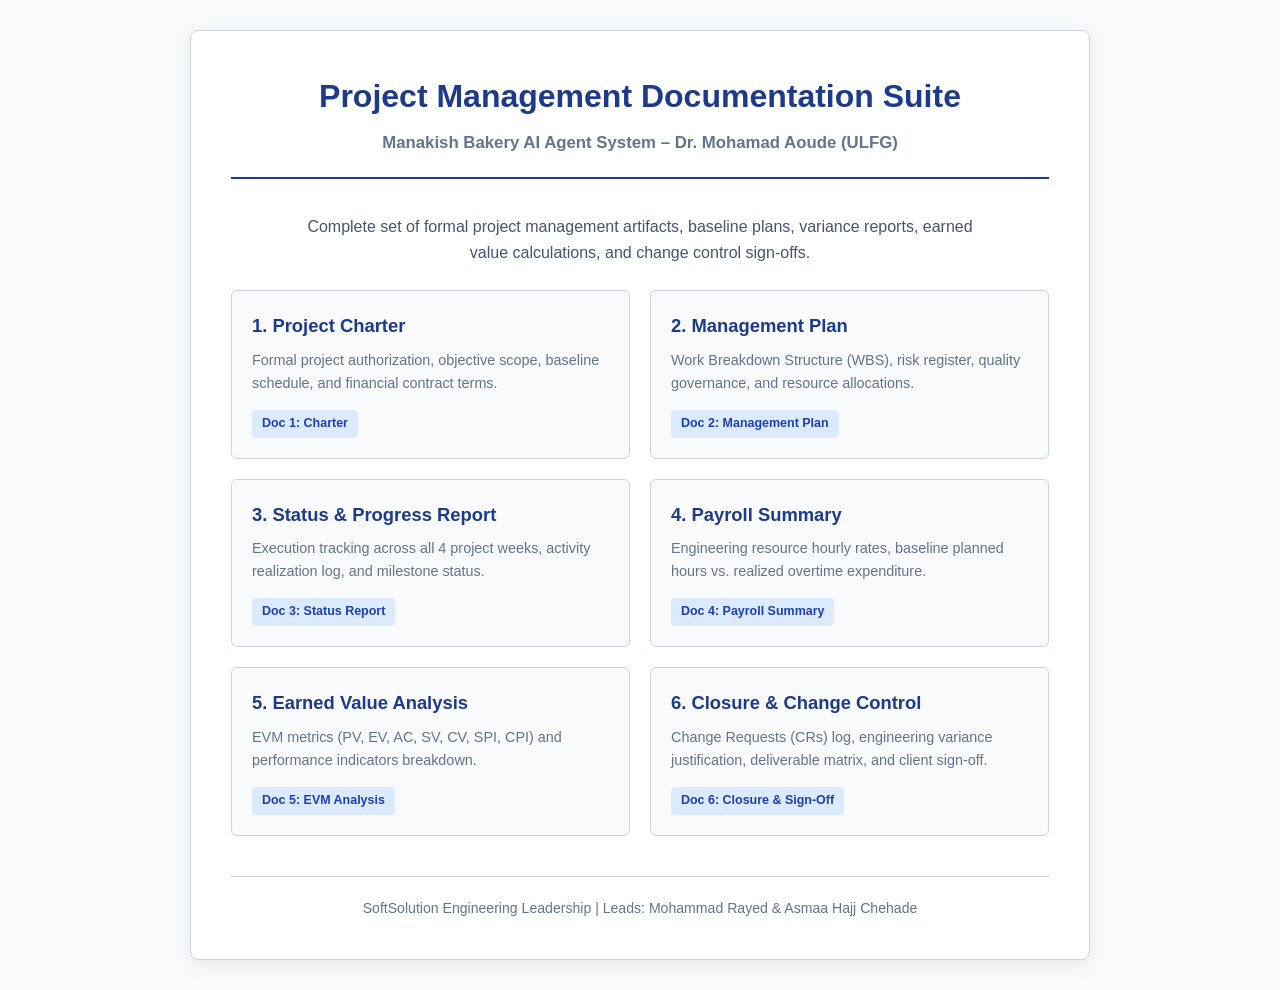
<file: index.html>
<!DOCTYPE html>
<html lang="en">
<head>
  <meta charset="UTF-8">
  <meta name="viewport" content="width=device-width, initial-scale=1.0">
  <title>Project Management Suite - Manakish Bakery AI Platform</title>
  <style>
    :root {
      --primary: #1e3a8a;
      --primary-dark: #0f172a;
      --accent: #2563eb;
      --surface: #ffffff;
      --background: #f8fafc;
      --text-main: #1e293b;
      --text-muted: #64748b;
      --border: #cbd5e1;
      --header-bg: #1e3a8a;
      --header-text: #ffffff;
      --table-alt: #f1f5f9;
      --success: #16a34a;
    }

    * { box-sizing: border-box; margin: 0; padding: 0; }

    body {
      font-family: -apple-system, BlinkMacSystemFont, "Segoe UI", Roboto, "Helvetica Neue", Arial, sans-serif;
      color: var(--text-main);
      background-color: var(--background);
      line-height: 1.6;
      padding: 30px 20px;
    }

    .container {
      max-width: 900px;
      margin: 0 auto;
      background: var(--surface);
      border: 1px solid var(--border);
      box-shadow: 0 4px 20px rgba(0,0,0,0.08);
      border-radius: 8px;
      padding: 40px;
    }

    .header {
      text-align: center;
      margin-bottom: 35px;
      border-bottom: 2px solid var(--primary);
      padding-bottom: 20px;
    }

    .header h1 {
      font-size: 2rem;
      color: var(--primary);
      margin-bottom: 8px;
    }

    .header p {
      font-size: 1.05rem;
      color: var(--text-muted);
      font-weight: 600;
    }

    .doc-grid {
      display: grid;
      grid-template-columns: repeat(auto-fit, minmax(260px, 1fr));
      gap: 20px;
      margin-top: 25px;
    }

    .doc-card {
      border: 1px solid var(--border);
      border-radius: 6px;
      padding: 20px;
      background-color: #f8fafc;
      transition: all 0.2s ease;
      display: flex;
      flex-direction: column;
      justify-content: space-between;
      text-decoration: none;
      color: var(--text-main);
    }

    .doc-card:hover {
      border-color: var(--accent);
      box-shadow: 0 4px 12px rgba(37, 99, 235, 0.15);
      background-color: #ffffff;
      transform: translateY(-2px);
    }

    .doc-card h3 {
      font-size: 1.15rem;
      color: var(--primary);
      margin-bottom: 8px;
    }

    .doc-card p {
      font-size: 0.9rem;
      color: var(--text-muted);
      margin-bottom: 15px;
    }

    .doc-card .badge {
      display: inline-block;
      align-self: flex-start;
      padding: 4px 10px;
      background-color: #dbeafe;
      color: #1e40af;
      border-radius: 4px;
      font-size: 0.78rem;
      font-weight: 700;
    }

    .footer {
      margin-top: 40px;
      padding-top: 20px;
      border-top: 1px solid var(--border);
      text-align: center;
      font-size: 0.88rem;
      color: var(--text-muted);
    }
  </style>
</head>
<body>

<div class="container">
  <div class="header">
    <h1>Project Management Documentation Suite</h1>
    <p>Manakish Bakery AI Agent System – Dr. Mohamad Aoude (ULFG)</p>
  </div>

  <p style="text-align: center; color: #475569; max-width: 700px; margin: 0 auto 25px auto;">
    Complete set of formal project management artifacts, baseline plans, variance reports, earned value calculations, and change control sign-offs.
  </p>

  <div class="doc-grid">
    <a href="./project_management/charter.html" class="doc-card">
      <div>
        <h3>1. Project Charter</h3>
        <p>Formal project authorization, objective scope, baseline schedule, and financial contract terms.</p>
      </div>
      <span class="badge">Doc 1: Charter</span>
    </a>

    <a href="./project_management/plan.html" class="doc-card">
      <div>
        <h3>2. Management Plan</h3>
        <p>Work Breakdown Structure (WBS), risk register, quality governance, and resource allocations.</p>
      </div>
      <span class="badge">Doc 2: Management Plan</span>
    </a>

    <a href="./project_management/progress.html" class="doc-card">
      <div>
        <h3>3. Status & Progress Report</h3>
        <p>Execution tracking across all 4 project weeks, activity realization log, and milestone status.</p>
      </div>
      <span class="badge">Doc 3: Status Report</span>
    </a>

    <a href="./project_management/payroll.html" class="doc-card">
      <div>
        <h3>4. Payroll Summary</h3>
        <p>Engineering resource hourly rates, baseline planned hours vs. realized overtime expenditure.</p>
      </div>
      <span class="badge">Doc 4: Payroll Summary</span>
    </a>

    <a href="./project_management/ev_sheet.html" class="doc-card">
      <div>
        <h3>5. Earned Value Analysis</h3>
        <p>EVM metrics (PV, EV, AC, SV, CV, SPI, CPI) and performance indicators breakdown.</p>
      </div>
      <span class="badge">Doc 5: EVM Analysis</span>
    </a>

    <a href="./project_management/closure_and_change_control.html" class="doc-card">
      <div>
        <h3>6. Closure & Change Control</h3>
        <p>Change Requests (CRs) log, engineering variance justification, deliverable matrix, and client sign-off.</p>
      </div>
      <span class="badge">Doc 6: Closure & Sign-Off</span>
    </a>
  </div>

  <div class="footer">
    <p>SoftSolution Engineering Leadership | Leads: Mohammad Rayed &amp; Asmaa Hajj Chehade</p>
  </div>
</div>

</body>
</html>
</file>
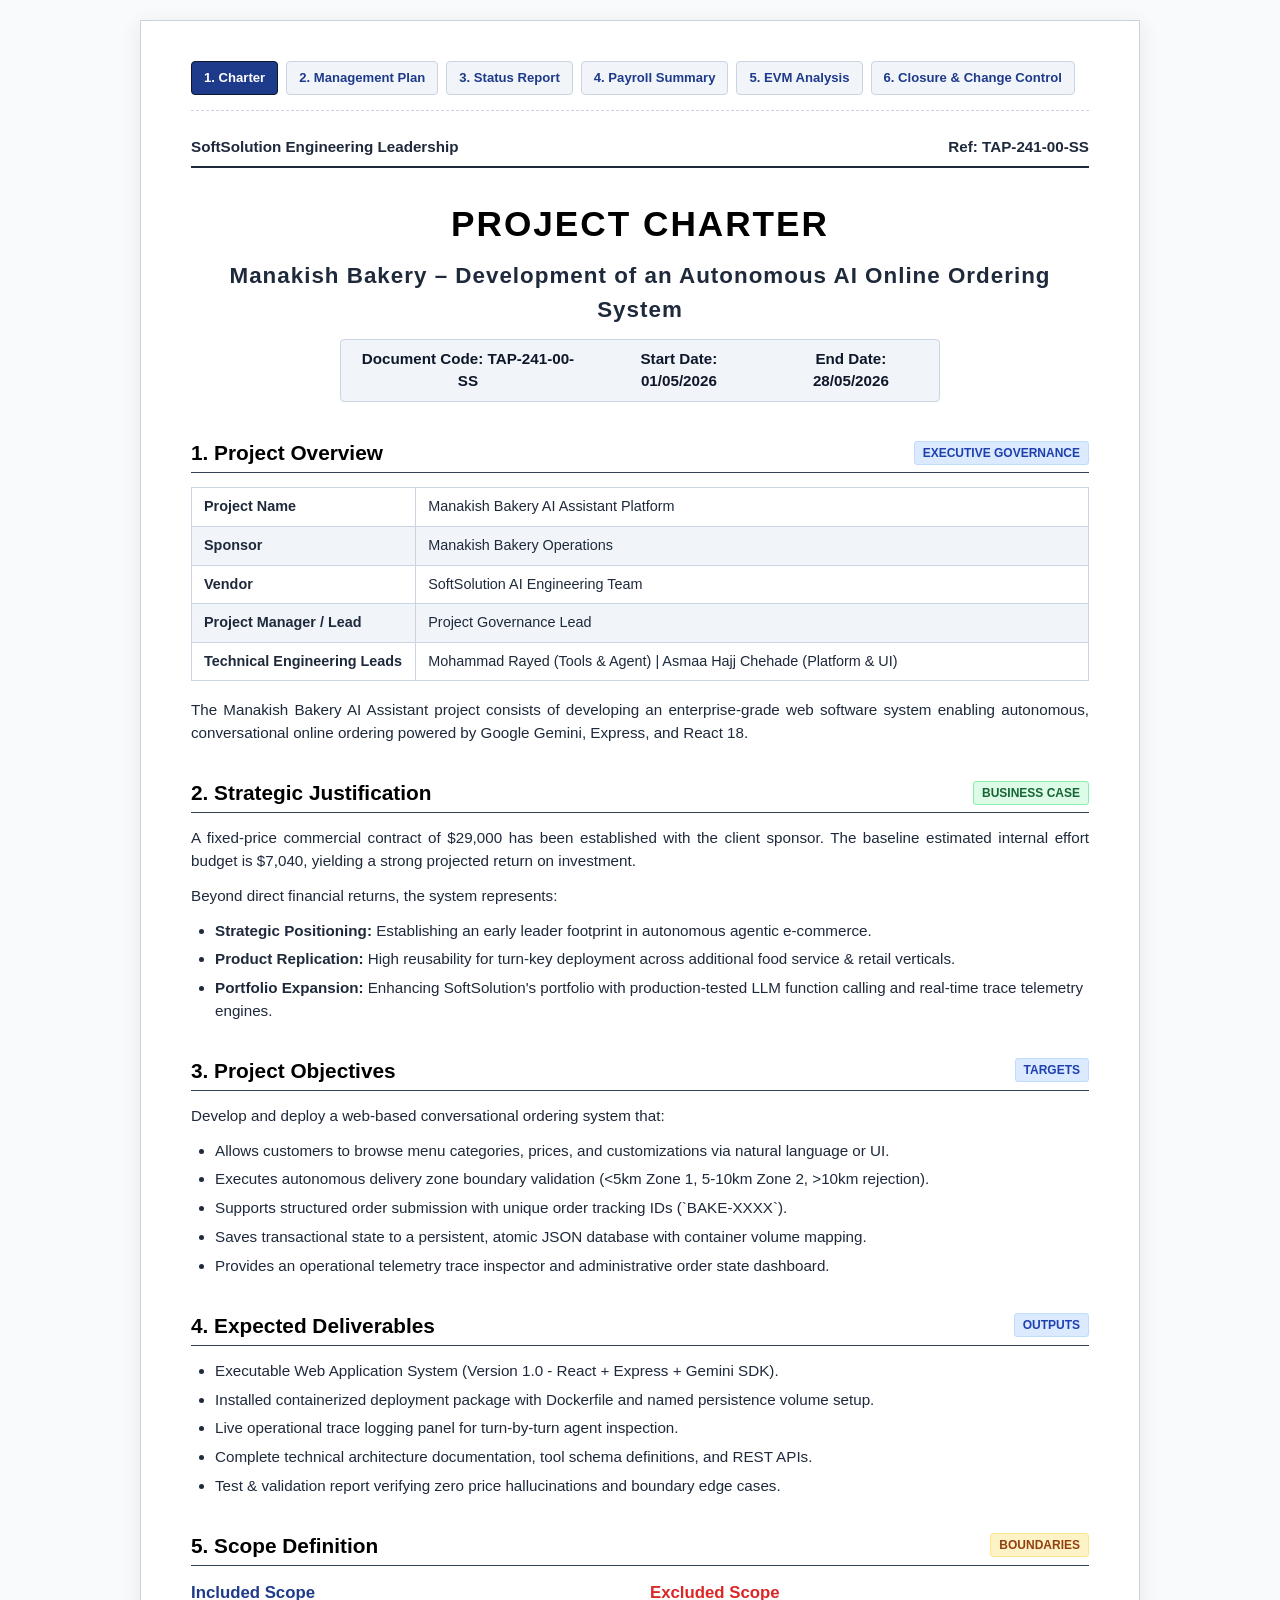
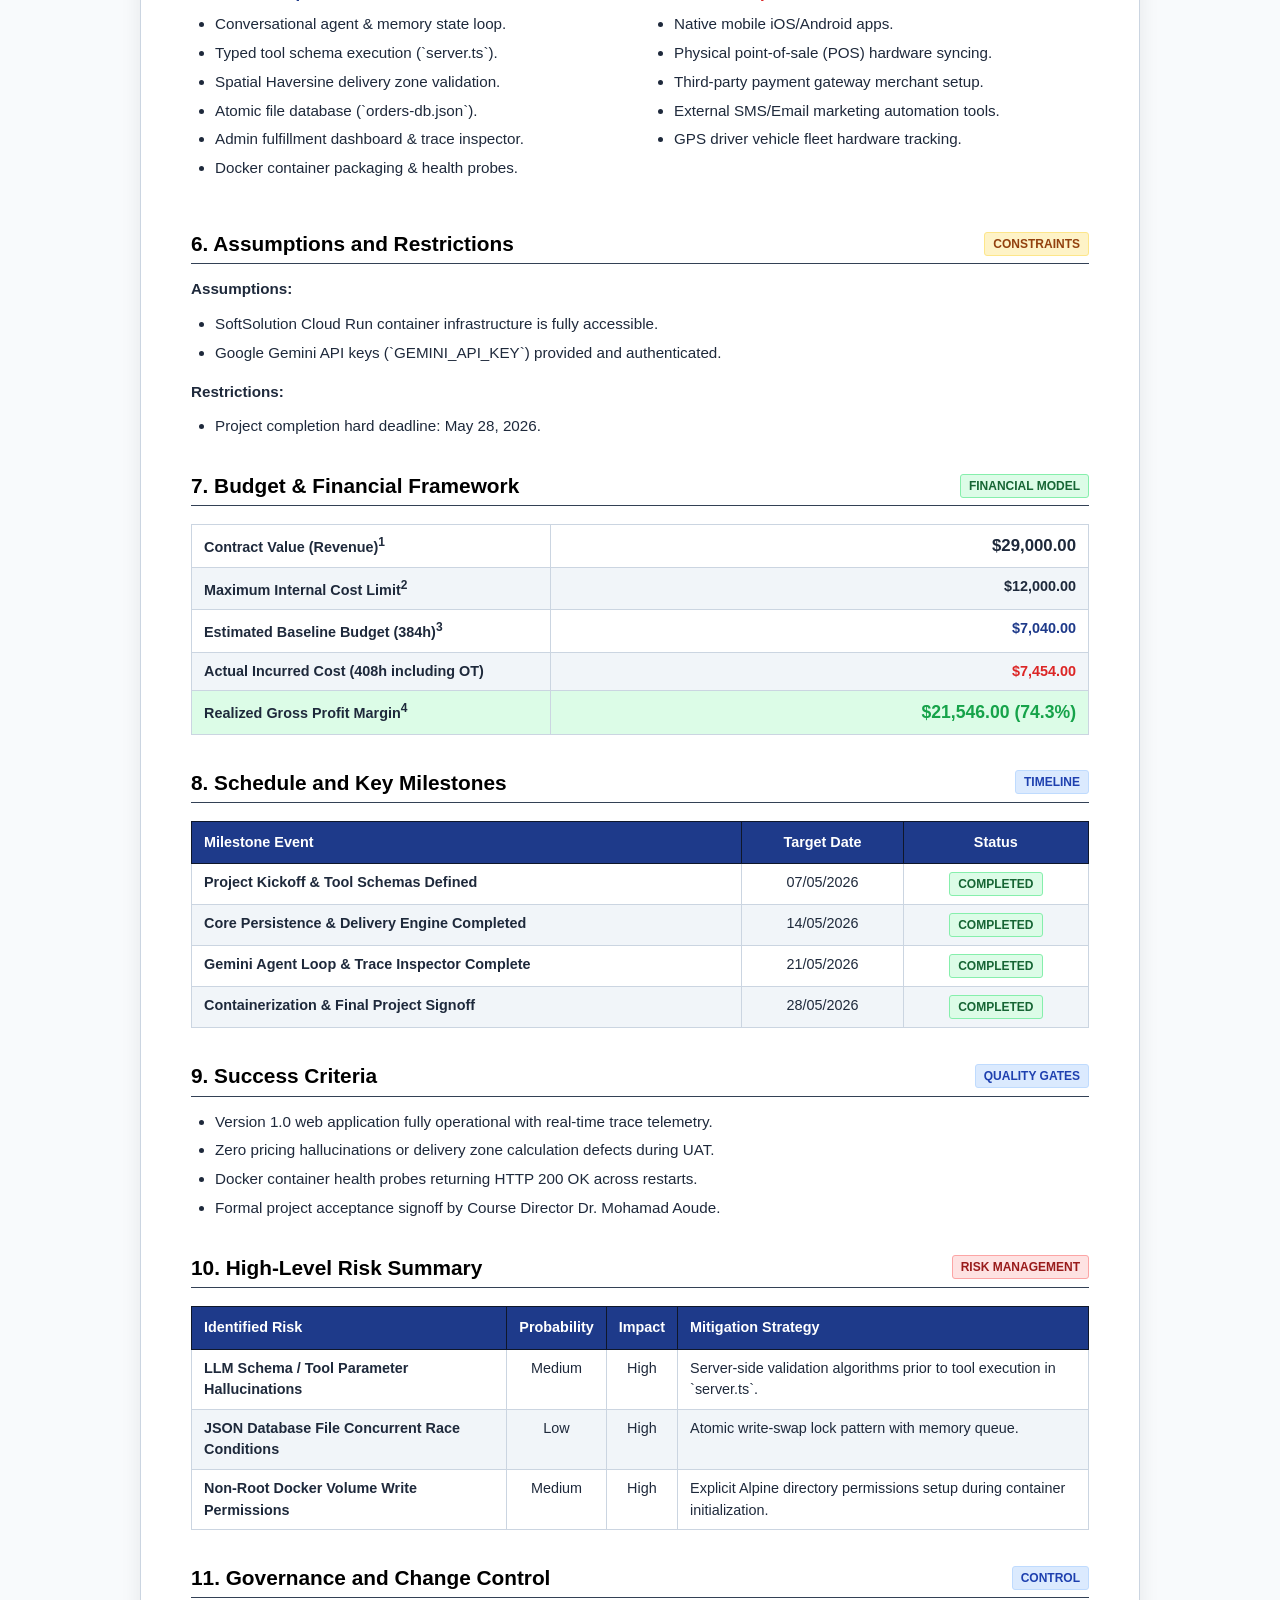
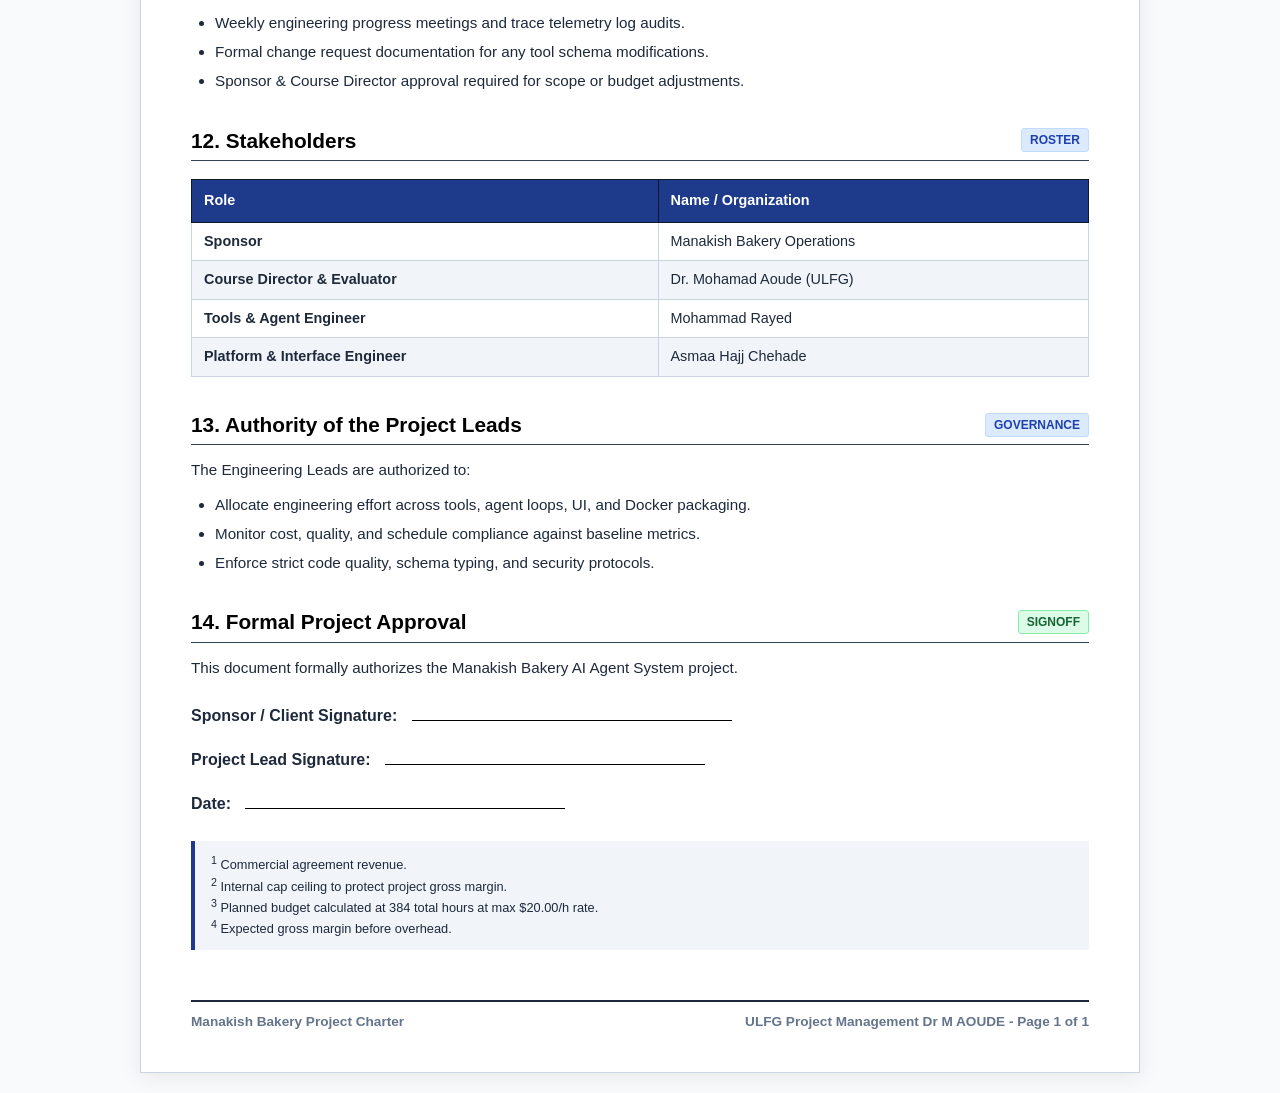
<file: project_management/charter.html>
<!DOCTYPE html>
<html lang="en">
<head>
  <meta charset="UTF-8">
  <meta name="viewport" content="width=device-width, initial-scale=1.0">
  <title>PROJECT CHARTER - Manakish Bakery AI Agent System</title>
  <style>
    :root {
      --primary: #1e3a8a;
      --primary-dark: #0f172a;
      --accent: #2563eb;
      --surface: #ffffff;
      --background: #f8fafc;
      --text-main: #1e293b;
      --text-muted: #64748b;
      --border: #cbd5e1;
      --border-dark: #334155;
      --header-bg: #1e3a8a;
      --header-text: #ffffff;
      --table-alt: #f1f5f9;
      --warning: #d97706;
      --danger: #dc2626;
      --success: #16a34a;
    }

    * {
      box-sizing: border-box;
      margin: 0;
      padding: 0;
    }

    body {
      font-family: -apple-system, BlinkMacSystemFont, "Segoe UI", Roboto, "Helvetica Neue", Arial, sans-serif;
      color: var(--text-main);
      background-color: var(--background);
      line-height: 1.5;
      padding: 20px;
    }

    .document-container {
      max-width: 1000px;
      margin: 0 auto;
      background: var(--surface);
      border: 1px solid var(--border);
      box-shadow: 0 4px 20px rgba(0,0,0,0.08);
      padding: 40px 50px;
    }

    /* Top Running Header */
    .doc-header {
      display: flex;
      justify-content: space-between;
      align-items: center;
      border-bottom: 2px solid var(--text-main);
      padding-bottom: 8px;
      margin-bottom: 30px;
      font-size: 0.95rem;
      font-weight: 700;
      color: var(--text-main);
    }

    /* Main Title Block */
    .title-block {
      text-align: center;
      margin-bottom: 35px;
    }

    .title-block h1 {
      font-size: 2.2rem;
      letter-spacing: 2px;
      text-transform: uppercase;
      color: #000;
      margin-bottom: 8px;
      font-weight: 800;
    }

    .title-block h2 {
      font-size: 1.4rem;
      letter-spacing: 1px;
      color: #1e293b;
      margin-bottom: 12px;
      font-weight: 700;
    }

    .meta-box {
      display: flex;
      justify-content: center;
      gap: 25px;
      font-size: 0.95rem;
      font-weight: 700;
      color: var(--primary-dark);
      background: #f1f5f9;
      padding: 8px 16px;
      border-radius: 4px;
      border: 1px solid var(--border);
      max-width: 600px;
      margin: 0 auto;
    }

    /* Section Headings */
    h2.section-title {
      font-size: 1.3rem;
      color: #000;
      border-bottom: 1px solid var(--border-dark);
      padding-bottom: 4px;
      margin-top: 32px;
      margin-bottom: 14px;
      font-weight: 700;
      display: flex;
      align-items: center;
      justify-content: space-between;
    }

    p {
      margin-bottom: 12px;
      text-align: justify;
      font-size: 0.95rem;
    }

    ul, ol {
      margin-left: 24px;
      margin-bottom: 16px;
    }

    li {
      margin-bottom: 6px;
      font-size: 0.95rem;
    }

    /* Callout & Note Boxes */
    .note-box {
      background-color: #f1f5f9;
      border-left: 4px solid var(--primary);
      padding: 12px 16px;
      margin: 18px 0;
      font-size: 0.92rem;
      line-height: 1.5;
    }

    /* Tables */
    table {
      width: 100%;
      border-collapse: collapse;
      margin: 18px 0;
      font-size: 0.9rem;
    }

    table th {
      background-color: var(--header-bg);
      color: var(--header-text);
      font-weight: 600;
      text-align: left;
      padding: 10px 12px;
      border: 1px solid var(--primary-dark);
    }

    table td {
      padding: 8px 12px;
      border: 1px solid var(--border);
      vertical-align: top;
    }

    table tr:nth-child(even) {
      background-color: var(--table-alt);
    }

    .text-center { text-align: center; }
    .text-right { text-align: right; }
    .font-bold { font-weight: 700; }

    /* Badges */
    .badge {
      display: inline-block;
      padding: 2px 8px;
      border-radius: 3px;
      font-size: 0.75rem;
      font-weight: 700;
      text-transform: uppercase;
    }
    .badge-essential { background-color: #dbeafe; color: #1e40af; border: 1px solid #bfdbfe; }
    .badge-high { background-color: #fef3c7; color: #92400e; border: 1px solid #fde68a; }
    .badge-critical { background-color: #fee2e2; color: #991b1b; border: 1px solid #fca5a5; }
    .badge-success { background-color: #dcfce7; color: #166534; border: 1px solid #86efac; }

    .signature-line {
      border-bottom: 1px solid #000;
      width: 320px;
      display: inline-block;
      margin-left: 10px;
    }

    /* Doc Footer */
    .doc-footer {
      border-top: 2px solid var(--text-main);
      margin-top: 50px;
      padding-top: 10px;
      display: flex;
      justify-content: space-between;
      font-size: 0.85rem;
      color: var(--text-muted);
      font-weight: 600;
    }

    /* Print Styles */
    @media print {
      body {
        background-color: #fff;
        padding: 0;
      }
      .document-container {
        border: none;
        box-shadow: none;
        padding: 0;
        max-width: 100%;
      }
      .nav-bar { display: none; }
    }
    .nav-bar {
      display: flex;
      flex-wrap: wrap;
      gap: 8px;
      margin-bottom: 25px;
      padding-bottom: 15px;
      border-bottom: 1px dashed var(--border);
      font-size: 0.82rem;
    }
    .nav-bar a {
      text-decoration: none;
      color: var(--primary);
      background-color: #f1f5f9;
      border: 1px solid var(--border);
      padding: 6px 12px;
      border-radius: 4px;
      font-weight: 600;
      transition: all 0.15s ease;
    }
    .nav-bar a:hover {
      background-color: var(--primary);
      color: white;
      border-color: var(--primary);
    }
    .nav-bar a.active {
      background-color: var(--primary);
      color: white;
      border-color: var(--primary-dark);
      font-weight: 700;
    }
  </style>
</head>
<body>

<div class="document-container">

  <!-- Document Suite Navigation -->
  <div class="nav-bar">
    <a href="/manakish-bakery-assistant/project_management/charter.html" class="active">1. Charter</a>
    <a href="/manakish-bakery-assistant/project_management/plan.html">2. Management Plan</a>
    <a href="/manakish-bakery-assistant/project_management/progress.html">3. Status Report</a>
    <a href="/manakish-bakery-assistant/project_management/payroll.html">4. Payroll Summary</a>
    <a href="/manakish-bakery-assistant/project_management/ev_sheet.html">5. EVM Analysis</a>
    <a href="/manakish-bakery-assistant/project_management/closure_and_change_control.html">6. Closure &amp; Change Control</a>
  </div>

  <!-- Header -->
  <div class="doc-header">
    <span>SoftSolution Engineering Leadership</span>
    <span>Ref: TAP-241-00-SS</span>
  </div>

  <!-- Title Block -->
  <div class="title-block">
    <h1>PROJECT CHARTER</h1>
    <h2>Manakish Bakery – Development of an Autonomous AI Online Ordering System</h2>
    <div class="meta-box">
      <span>Document Code: TAP-241-00-SS</span>
      <span>Start Date: 01/05/2026</span>
      <span>End Date: 28/05/2026</span>
    </div>
  </div>

  <!-- Section 1: Project Overview -->
  <h2 class="section-title">
    <span>1. Project Overview</span>
    <span class="badge badge-essential">Executive Governance</span>
  </h2>
  <table style="margin-top: 10px;">
    <tbody>
      <tr>
        <td class="font-bold" style="width: 25%;">Project Name</td>
        <td>Manakish Bakery AI Assistant Platform</td>
      </tr>
      <tr>
        <td class="font-bold">Sponsor</td>
        <td>Manakish Bakery Operations</td>
      </tr>
      <tr>
        <td class="font-bold">Vendor</td>
        <td>SoftSolution AI Engineering Team</td>
      </tr>
      <tr>
        <td class="font-bold">Project Manager / Lead</td>
        <td>Project Governance Lead</td>
      </tr>
      <tr>
        <td class="font-bold">Technical Engineering Leads</td>
        <td>Mohammad Rayed (Tools & Agent) | Asmaa Hajj Chehade (Platform & UI)</td>
      </tr>
    </tbody>
  </table>
  <p>
    The Manakish Bakery AI Assistant project consists of developing an enterprise-grade web software system enabling autonomous, conversational online ordering powered by Google Gemini, Express, and React 18.
  </p>

  <!-- Section 2: Justification -->
  <h2 class="section-title">
    <span>2. Strategic Justification</span>
    <span class="badge badge-success">Business Case</span>
  </h2>
  <p>
    A fixed-price commercial contract of $29,000 has been established with the client sponsor. The baseline estimated internal effort budget is $7,040, yielding a strong projected return on investment.
  </p>
  <p>Beyond direct financial returns, the system represents:</p>
  <ul>
    <li><strong>Strategic Positioning:</strong> Establishing an early leader footprint in autonomous agentic e-commerce.</li>
    <li><strong>Product Replication:</strong> High reusability for turn-key deployment across additional food service & retail verticals.</li>
    <li><strong>Portfolio Expansion:</strong> Enhancing SoftSolution's portfolio with production-tested LLM function calling and real-time trace telemetry engines.</li>
  </ul>

  <!-- Section 3: Objectives -->
  <h2 class="section-title">
    <span>3. Project Objectives</span>
    <span class="badge badge-essential">Targets</span>
  </h2>
  <p>Develop and deploy a web-based conversational ordering system that:</p>
  <ul>
    <li>Allows customers to browse menu categories, prices, and customizations via natural language or UI.</li>
    <li>Executes autonomous delivery zone boundary validation (&lt;5km Zone 1, 5-10km Zone 2, &gt;10km rejection).</li>
    <li>Supports structured order submission with unique order tracking IDs (`BAKE-XXXX`).</li>
    <li>Saves transactional state to a persistent, atomic JSON database with container volume mapping.</li>
    <li>Provides an operational telemetry trace inspector and administrative order state dashboard.</li>
  </ul>

  <!-- Section 4: Deliverables -->
  <h2 class="section-title">
    <span>4. Expected Deliverables</span>
    <span class="badge badge-essential">Outputs</span>
  </h2>
  <ul>
    <li>Executable Web Application System (Version 1.0 - React + Express + Gemini SDK).</li>
    <li>Installed containerized deployment package with Dockerfile and named persistence volume setup.</li>
    <li>Live operational trace logging panel for turn-by-turn agent inspection.</li>
    <li>Complete technical architecture documentation, tool schema definitions, and REST APIs.</li>
    <li>Test & validation report verifying zero price hallucinations and boundary edge cases.</li>
  </ul>

  <!-- Section 5: Scope Definition -->
  <h2 class="section-title">
    <span>5. Scope Definition</span>
    <span class="badge badge-high">Boundaries</span>
  </h2>
  <div style="display: grid; grid-template-columns: 1fr 1fr; gap: 20px;">
    <div>
      <h3 style="font-size: 1.05rem; color: var(--primary); margin-bottom: 8px;">Included Scope</h3>
      <ul>
        <li>Conversational agent & memory state loop.</li>
        <li>Typed tool schema execution (`server.ts`).</li>
        <li>Spatial Haversine delivery zone validation.</li>
        <li>Atomic file database (`orders-db.json`).</li>
        <li>Admin fulfillment dashboard & trace inspector.</li>
        <li>Docker container packaging & health probes.</li>
      </ul>
    </div>
    <div>
      <h3 style="font-size: 1.05rem; color: var(--danger); margin-bottom: 8px;">Excluded Scope</h3>
      <ul>
        <li>Native mobile iOS/Android apps.</li>
        <li>Physical point-of-sale (POS) hardware syncing.</li>
        <li>Third-party payment gateway merchant setup.</li>
        <li>External SMS/Email marketing automation tools.</li>
        <li>GPS driver vehicle fleet hardware tracking.</li>
      </ul>
    </div>
  </div>

  <!-- Section 6: Assumptions and Restrictions -->
  <h2 class="section-title">
    <span>6. Assumptions and Restrictions</span>
    <span class="badge badge-high">Constraints</span>
  </h2>
  <p><strong>Assumptions:</strong></p>
  <ul>
    <li>SoftSolution Cloud Run container infrastructure is fully accessible.</li>
    <li>Google Gemini API keys (`GEMINI_API_KEY`) provided and authenticated.</li>
  </ul>
  <p><strong>Restrictions:</strong></p>
  <ul>
    <li>Project completion hard deadline: May 28, 2026.</li>
  </ul>

  <!-- Section 7: Financial Framework -->
  <h2 class="section-title">
    <span>7. Budget & Financial Framework</span>
    <span class="badge badge-success">Financial Model</span>
  </h2>
  <table>
    <tbody>
      <tr>
        <td class="font-bold" style="width: 40%;">Contract Value (Revenue)<sup>1</sup></td>
        <td class="text-right font-bold" style="font-size: 1.05rem;">$29,000.00</td>
      </tr>
      <tr>
        <td class="font-bold">Maximum Internal Cost Limit<sup>2</sup></td>
        <td class="text-right font-bold">$12,000.00</td>
      </tr>
      <tr>
        <td class="font-bold">Estimated Baseline Budget (384h)<sup>3</sup></td>
        <td class="text-right font-bold" style="color: var(--primary);">$7,040.00</td>
      </tr>
      <tr>
        <td class="font-bold">Actual Incurred Cost (408h including OT)</td>
        <td class="text-right font-bold" style="color: var(--danger);">$7,454.00</td>
      </tr>
      <tr style="background-color: #dcfce7;">
        <td class="font-bold">Realized Gross Profit Margin<sup>4</sup></td>
        <td class="text-right font-bold" style="color: var(--success); font-size: 1.1rem;">$21,546.00 (74.3%)</td>
      </tr>
    </tbody>
  </table>

  <!-- Section 8: Schedule Milestones -->
  <h2 class="section-title">
    <span>8. Schedule and Key Milestones</span>
    <span class="badge badge-essential">Timeline</span>
  </h2>
  <table>
    <thead>
      <tr>
        <th>Milestone Event</th>
        <th class="text-center">Target Date</th>
        <th class="text-center">Status</th>
      </tr>
    </thead>
    <tbody>
      <tr>
        <td class="font-bold">Project Kickoff & Tool Schemas Defined</td>
        <td class="text-center">07/05/2026</td>
        <td class="text-center"><span class="badge badge-success">Completed</span></td>
      </tr>
      <tr>
        <td class="font-bold">Core Persistence & Delivery Engine Completed</td>
        <td class="text-center">14/05/2026</td>
        <td class="text-center"><span class="badge badge-success">Completed</span></td>
      </tr>
      <tr>
        <td class="font-bold">Gemini Agent Loop & Trace Inspector Complete</td>
        <td class="text-center">21/05/2026</td>
        <td class="text-center"><span class="badge badge-success">Completed</span></td>
      </tr>
      <tr>
        <td class="font-bold">Containerization & Final Project Signoff</td>
        <td class="text-center">28/05/2026</td>
        <td class="text-center"><span class="badge badge-success">Completed</span></td>
      </tr>
    </tbody>
  </table>

  <!-- Section 9: Success Criteria -->
  <h2 class="section-title">
    <span>9. Success Criteria</span>
    <span class="badge badge-essential">Quality Gates</span>
  </h2>
  <ul>
    <li>Version 1.0 web application fully operational with real-time trace telemetry.</li>
    <li>Zero pricing hallucinations or delivery zone calculation defects during UAT.</li>
    <li>Docker container health probes returning HTTP 200 OK across restarts.</li>
    <li>Formal project acceptance signoff by Course Director Dr. Mohamad Aoude.</li>
  </ul>

  <!-- Section 10: High-Level Risks -->
  <h2 class="section-title">
    <span>10. High-Level Risk Summary</span>
    <span class="badge badge-critical">Risk Management</span>
  </h2>
  <table>
    <thead>
      <tr>
        <th>Identified Risk</th>
        <th class="text-center">Probability</th>
        <th class="text-center">Impact</th>
        <th>Mitigation Strategy</th>
      </tr>
    </thead>
    <tbody>
      <tr>
        <td class="font-bold">LLM Schema / Tool Parameter Hallucinations</td>
        <td class="text-center">Medium</td>
        <td class="text-center">High</td>
        <td>Server-side validation algorithms prior to tool execution in `server.ts`.</td>
      </tr>
      <tr>
        <td class="font-bold">JSON Database File Concurrent Race Conditions</td>
        <td class="text-center">Low</td>
        <td class="text-center">High</td>
        <td>Atomic write-swap lock pattern with memory queue.</td>
      </tr>
      <tr>
        <td class="font-bold">Non-Root Docker Volume Write Permissions</td>
        <td class="text-center">Medium</td>
        <td class="text-center">High</td>
        <td>Explicit Alpine directory permissions setup during container initialization.</td>
      </tr>
    </tbody>
  </table>

  <!-- Section 11: Governance -->
  <h2 class="section-title">
    <span>11. Governance and Change Control</span>
    <span class="badge badge-essential">Control</span>
  </h2>
  <ul>
    <li>Weekly engineering progress meetings and trace telemetry log audits.</li>
    <li>Formal change request documentation for any tool schema modifications.</li>
    <li>Sponsor & Course Director approval required for scope or budget adjustments.</li>
  </ul>

  <!-- Section 12: Stakeholders -->
  <h2 class="section-title">
    <span>12. Stakeholders</span>
    <span class="badge badge-essential">Roster</span>
  </h2>
  <table>
    <thead>
      <tr>
        <th>Role</th>
        <th>Name / Organization</th>
      </tr>
    </thead>
    <tbody>
      <tr>
        <td class="font-bold">Sponsor</td>
        <td>Manakish Bakery Operations</td>
      </tr>
      <tr>
        <td class="font-bold">Course Director & Evaluator</td>
        <td>Dr. Mohamad Aoude (ULFG)</td>
      </tr>
      <tr>
        <td class="font-bold">Tools & Agent Engineer</td>
        <td>Mohammad Rayed</td>
      </tr>
      <tr>
        <td class="font-bold">Platform & Interface Engineer</td>
        <td>Asmaa Hajj Chehade</td>
      </tr>
    </tbody>
  </table>

  <!-- Section 13: Authority -->
  <h2 class="section-title">
    <span>13. Authority of the Project Leads</span>
    <span class="badge badge-essential">Governance</span>
  </h2>
  <p>The Engineering Leads are authorized to:</p>
  <ul>
    <li>Allocate engineering effort across tools, agent loops, UI, and Docker packaging.</li>
    <li>Monitor cost, quality, and schedule compliance against baseline metrics.</li>
    <li>Enforce strict code quality, schema typing, and security protocols.</li>
  </ul>

  <!-- Section 14: Approval -->
  <h2 class="section-title">
    <span>14. Formal Project Approval</span>
    <span class="badge badge-success">Signoff</span>
  </h2>
  <p style="margin-bottom: 25px;">This document formally authorizes the Manakish Bakery AI Agent System project.</p>

  <div style="display: flex; flex-direction: column; gap: 20px; margin-top: 15px; margin-bottom: 25px;">
    <div>
      <strong>Sponsor / Client Signature:</strong> <span class="signature-line"></span>
    </div>
    <div>
      <strong>Project Lead Signature:</strong> <span class="signature-line"></span>
    </div>
    <div>
      <strong>Date:</strong> <span class="signature-line"></span>
    </div>
  </div>

  <div class="note-box" style="font-size: 0.8rem; line-height: 1.4;">
    <sup>1</sup> Commercial agreement revenue.<br>
    <sup>2</sup> Internal cap ceiling to protect project gross margin.<br>
    <sup>3</sup> Planned budget calculated at 384 total hours at max $20.00/h rate.<br>
    <sup>4</sup> Expected gross margin before overhead.
  </div>

  <!-- Footer -->
  <div class="doc-footer">
    <span>Manakish Bakery Project Charter</span>
    <span>ULFG Project Management Dr M AOUDE - Page 1 of 1</span>
  </div>

</div>

</body>
</html>
</file>
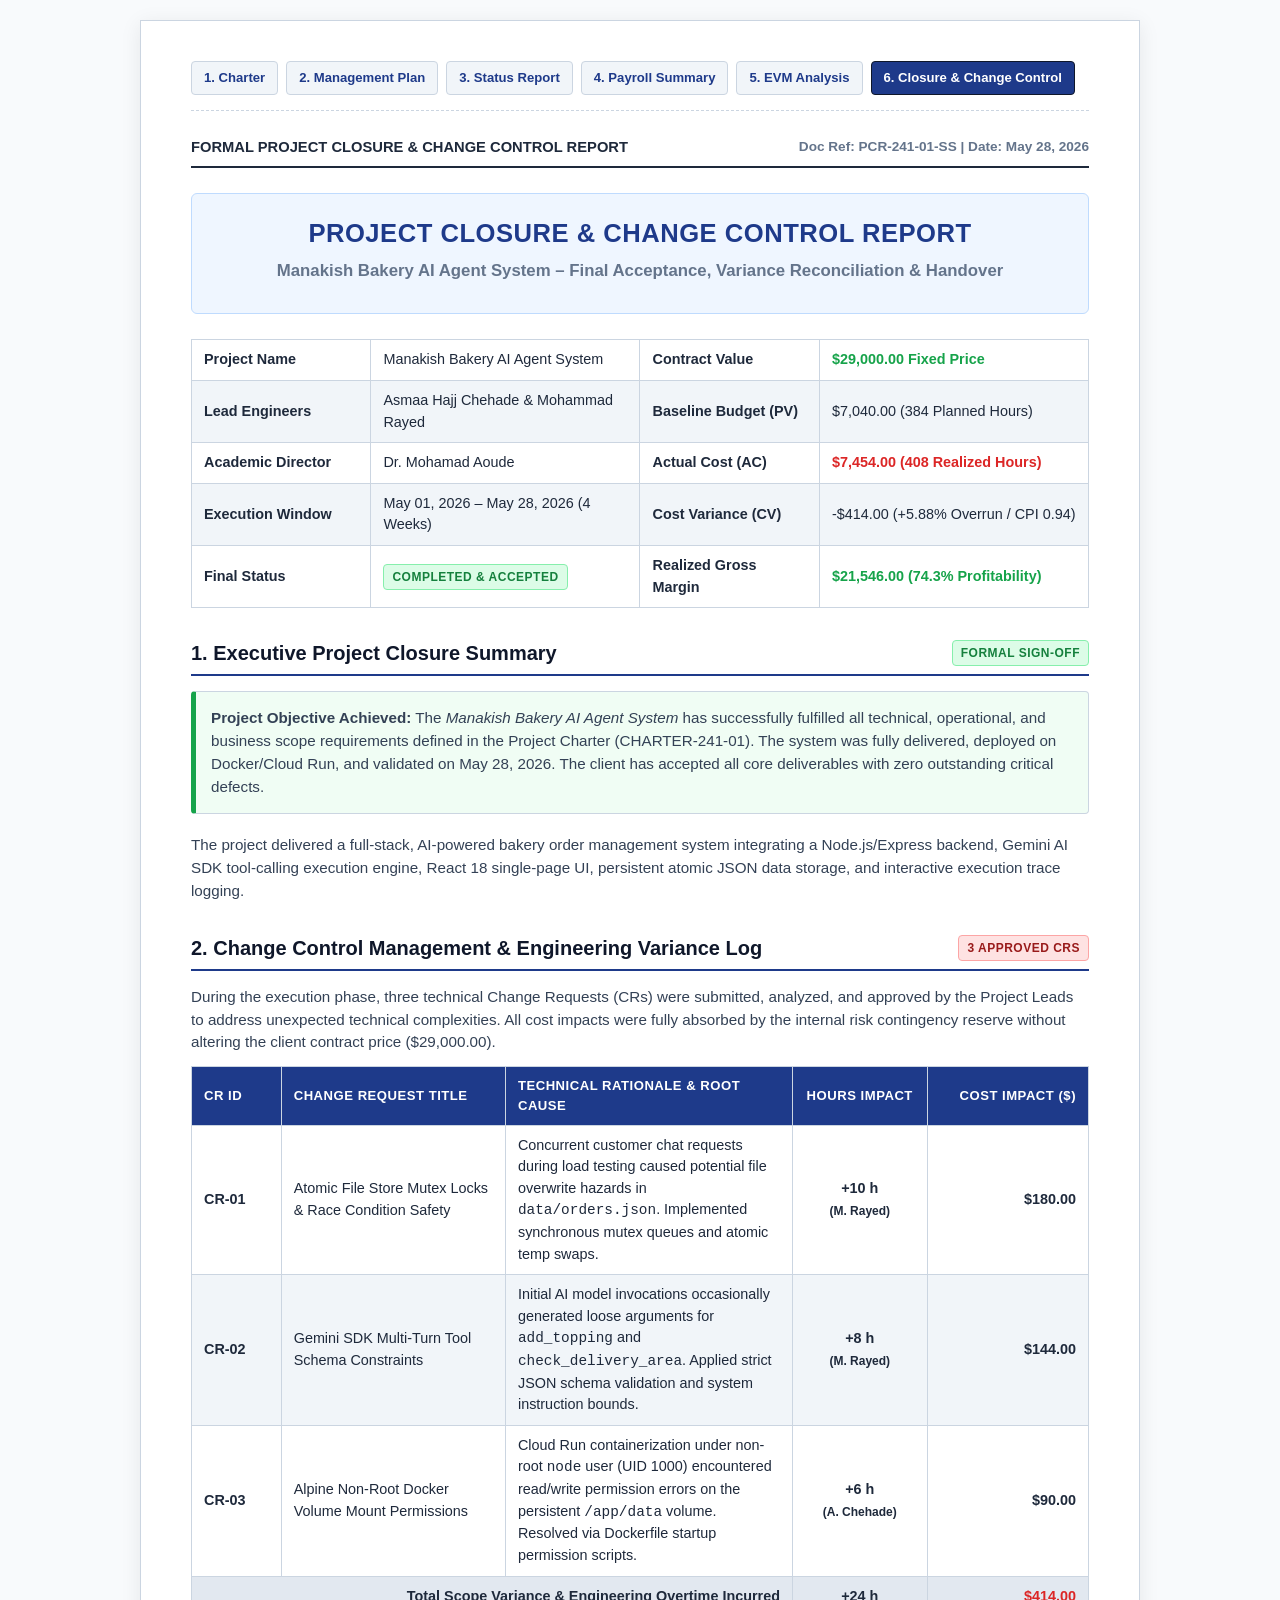
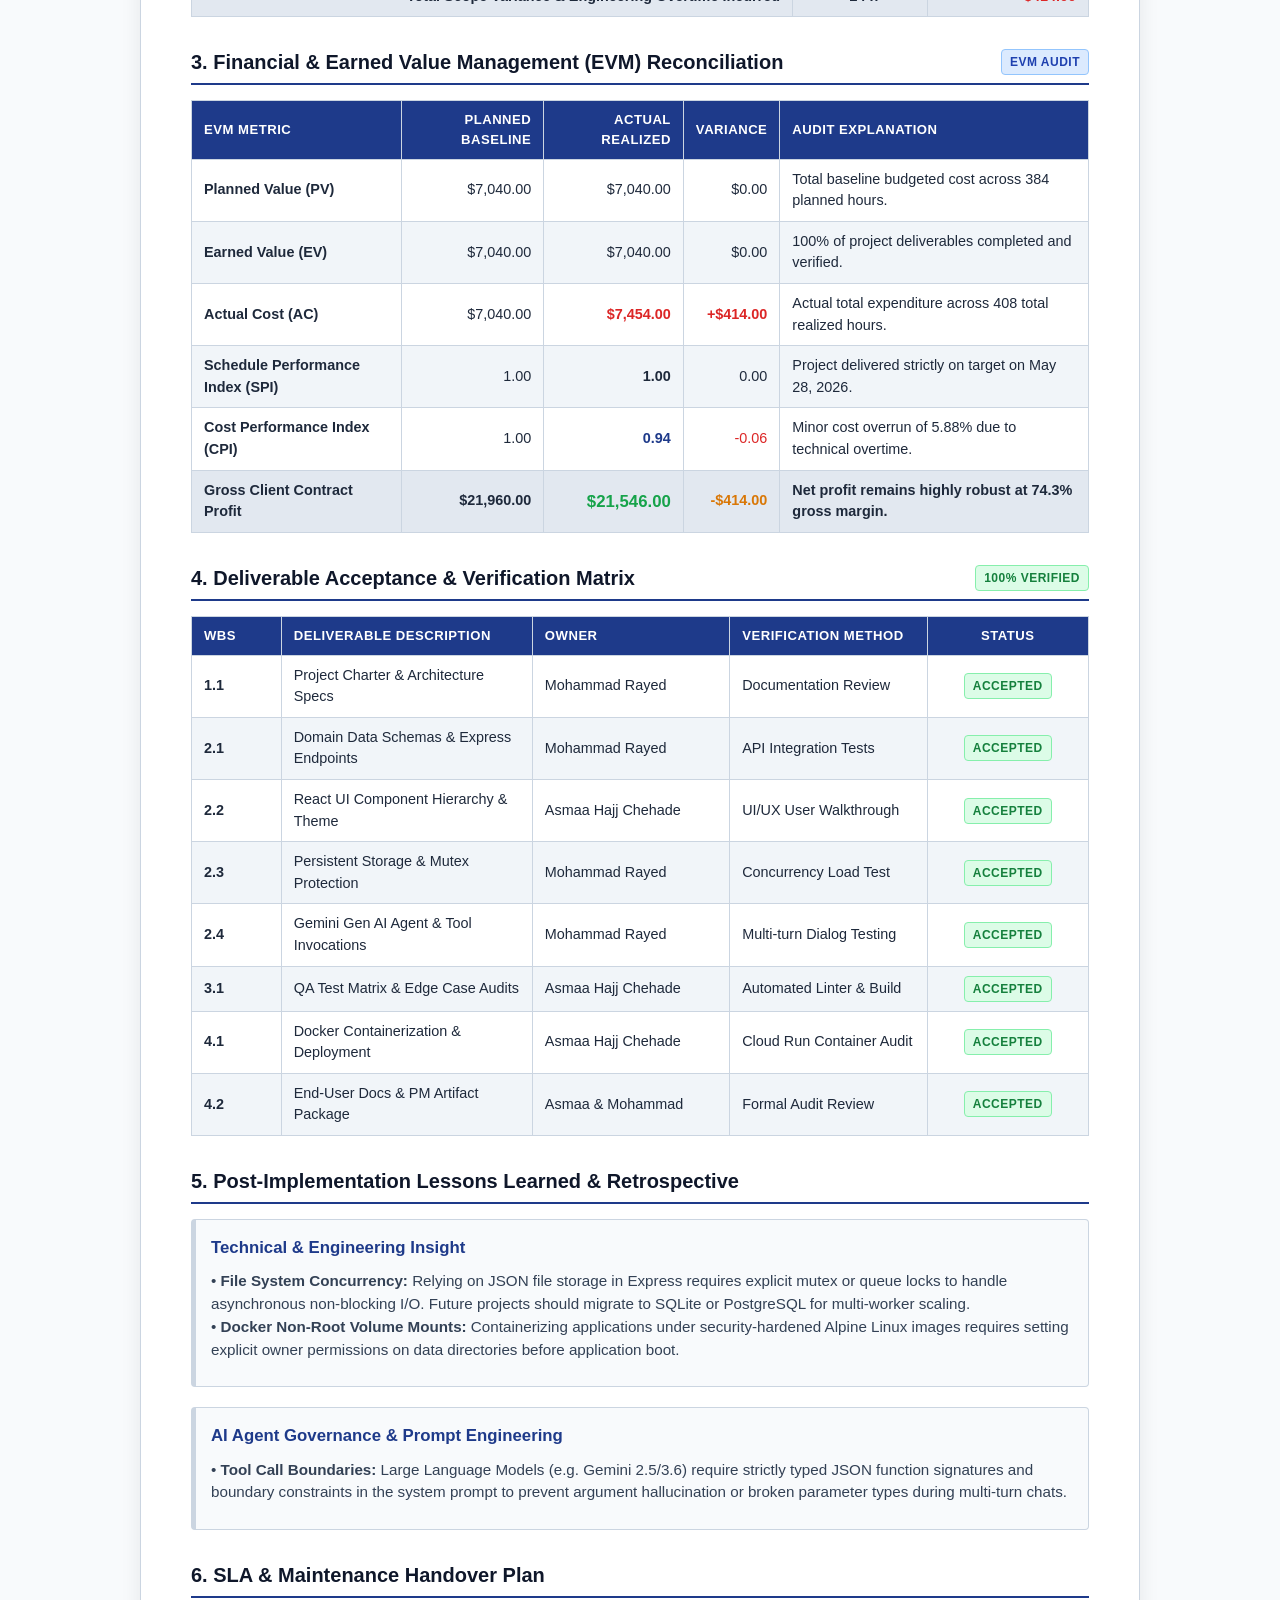
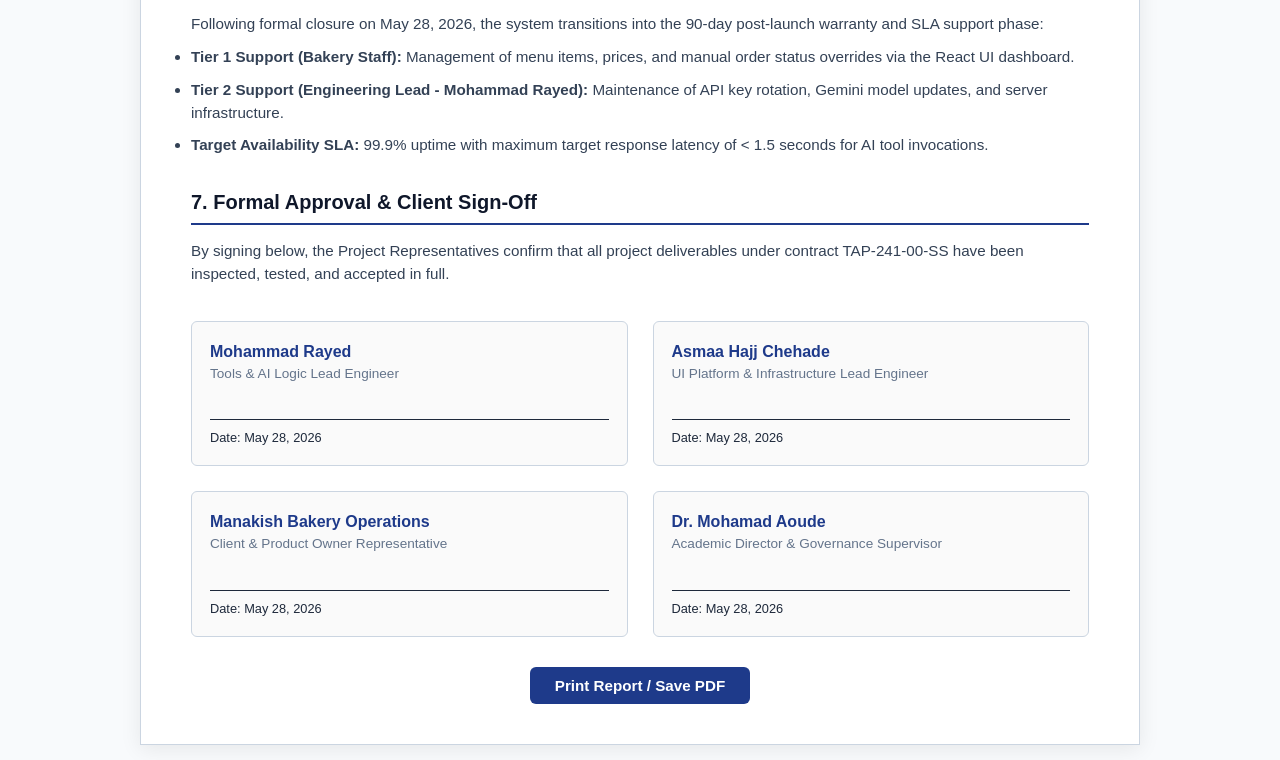
<file: project_management/closure_and_change_control.html>
<!DOCTYPE html>
<html lang="en">
<head>
  <meta charset="UTF-8">
  <meta name="viewport" content="width=device-width, initial-scale=1.0">
  <title>PROJECT CLOSURE & CHANGE CONTROL REPORT - Manakish Bakery AI Agent System</title>
  <style>
    :root {
      --primary: #1e3a8a;
      --primary-dark: #0f172a;
      --accent: #2563eb;
      --surface: #ffffff;
      --background: #f8fafc;
      --text-main: #1e293b;
      --text-muted: #64748b;
      --border: #cbd5e1;
      --border-dark: #334155;
      --header-bg: #1e3a8a;
      --header-text: #ffffff;
      --table-alt: #f1f5f9;
      --warning: #d97706;
      --danger: #dc2626;
      --success: #16a34a;
    }

    * {
      box-sizing: border-box;
      margin: 0;
      padding: 0;
    }

    body {
      font-family: -apple-system, BlinkMacSystemFont, "Segoe UI", Roboto, "Helvetica Neue", Arial, sans-serif;
      color: var(--text-main);
      background-color: var(--background);
      line-height: 1.5;
      padding: 20px;
    }

    .document-container {
      max-width: 1000px;
      margin: 0 auto;
      background: var(--surface);
      border: 1px solid var(--border);
      box-shadow: 0 4px 20px rgba(0,0,0,0.08);
      padding: 40px 50px;
    }

    /* Running Top Header */
    .doc-header {
      display: flex;
      justify-content: space-between;
      align-items: center;
      border-bottom: 2px solid var(--text-main);
      padding-bottom: 8px;
      margin-bottom: 25px;
      font-size: 0.92rem;
      font-weight: 700;
      color: var(--text-main);
    }

    .doc-header-right {
      text-align: right;
      font-size: 0.85rem;
      color: var(--text-muted);
      font-weight: 600;
    }

    /* Title Block */
    .title-block {
      text-align: center;
      margin-bottom: 25px;
      padding: 20px;
      background-color: #eff6ff;
      border: 1px solid #bfdbfe;
      border-radius: 6px;
    }

    .title-block h1 {
      font-size: 1.6rem;
      color: var(--primary);
      text-transform: uppercase;
      letter-spacing: 0.5px;
      margin-bottom: 6px;
    }

    .title-block p {
      font-size: 1.05rem;
      color: var(--text-muted);
      font-weight: 600;
    }

    /* Section Header styling */
    h2.section-title {
      font-size: 1.25rem;
      color: var(--primary-dark);
      border-bottom: 2px solid var(--primary);
      padding-bottom: 6px;
      margin-top: 30px;
      margin-bottom: 15px;
      display: flex;
      justify-content: space-between;
      align-items: center;
    }

    h3.subsection-title {
      font-size: 1.05rem;
      color: var(--primary);
      margin-top: 20px;
      margin-bottom: 10px;
    }

    p, li {
      font-size: 0.95rem;
      margin-bottom: 10px;
      color: #334155;
    }

    /* Tables */
    table {
      width: 100%;
      border-collapse: collapse;
      margin-top: 12px;
      margin-bottom: 20px;
      font-size: 0.9rem;
    }

    th, td {
      border: 1px solid var(--border);
      padding: 9px 12px;
      text-align: left;
      vertical-align: middle;
    }

    th {
      background-color: var(--header-bg);
      color: var(--header-text);
      font-weight: 600;
      text-transform: uppercase;
      font-size: 0.82rem;
      letter-spacing: 0.5px;
    }

    tr:nth-child(even) {
      background-color: var(--table-alt);
    }

    .total-row {
      background-color: #e2e8f0 !important;
      font-weight: bold;
    }

    /* Badges */
    .badge {
      display: inline-block;
      padding: 3px 8px;
      border-radius: 4px;
      font-size: 0.75rem;
      font-weight: 700;
      text-transform: uppercase;
      letter-spacing: 0.5px;
    }

    .badge-approved {
      background-color: #dcfce7;
      color: #15803d;
      border: 1px solid #86efac;
    }

    .badge-variance {
      background-color: #fee2e2;
      color: #991b1b;
      border: 1px solid #fca5a5;
    }

    .badge-info {
      background-color: #dbeafe;
      color: #1e40af;
      border: 1px solid #93c5fd;
    }

    .text-right { text-align: right; }
    .text-center { text-align: center; }
    .font-bold { font-weight: 700; }

    .callout-box {
      background-color: #f8fafc;
      border-left: 4px solid var(--primary);
      border: 1px solid var(--border);
      border-left-width: 5px;
      padding: 15px;
      margin-bottom: 20px;
      border-radius: 4px;
    }

    .callout-box.warning {
      border-left-color: var(--warning);
      background-color: #fffbeb;
    }

    .callout-box.success {
      border-left-color: var(--success);
      background-color: #f0fdf4;
    }

    .signature-grid {
      display: grid;
      grid-template-columns: repeat(2, 1fr);
      gap: 25px;
      margin-top: 35px;
    }

    .signature-card {
      border: 1px solid var(--border);
      padding: 18px;
      border-radius: 6px;
      background-color: #fafafa;
    }

    .signature-line {
      border-bottom: 1px solid var(--text-main);
      margin-top: 35px;
      margin-bottom: 8px;
    }

    .print-button {
      display: block;
      width: 100%;
      max-width: 220px;
      margin: 30px auto 0 auto;
      padding: 10px 20px;
      background-color: var(--primary);
      color: white;
      text-align: center;
      font-weight: bold;
      border: none;
      border-radius: 6px;
      cursor: pointer;
      font-size: 0.95rem;
    }

    .print-button:hover {
      background-color: var(--primary-dark);
    }

    @media print {
      body { padding: 0; background: white; }
      .document-container { box-shadow: none; border: none; padding: 0; }
      .print-button { display: none; }
    }
  </style>
  <style>
    .nav-bar {
      display: flex;
      flex-wrap: wrap;
      gap: 8px;
      margin-bottom: 25px;
      padding-bottom: 15px;
      border-bottom: 1px dashed var(--border);
      font-size: 0.82rem;
    }
    .nav-bar a {
      text-decoration: none;
      color: var(--primary);
      background-color: #f1f5f9;
      border: 1px solid var(--border);
      padding: 6px 12px;
      border-radius: 4px;
      font-weight: 600;
      transition: all 0.15s ease;
    }
    .nav-bar a:hover {
      background-color: var(--primary);
      color: white;
      border-color: var(--primary);
    }
    .nav-bar a.active {
      background-color: var(--primary);
      color: white;
      border-color: var(--primary-dark);
      font-weight: 700;
    }
    @media print {
      .nav-bar { display: none; }
    }
  </style>
</head>
<body>

<div class="document-container">

  <!-- Document Suite Navigation -->
<div class="nav-bar">
  <a href="/manakish-bakery-assistant/project_management/charter.html">1. Charter</a>
  <a href="/manakish-bakery-assistant/project_management/plan.html">2. Management Plan</a>
  <a href="/manakish-bakery-assistant/project_management/progress.html">3. Status Report</a>
  <a href="/manakish-bakery-assistant/project_management/payroll.html">4. Payroll Summary</a>
  <a href="/manakish-bakery-assistant/project_management/ev_sheet.html">5. EVM Analysis</a>
  <a href="/manakish-bakery-assistant/project_management/closure_and_change_control.html" class="active">6. Closure &amp; Change Control</a>
</div>

  <!-- Running Header -->
  <div class="doc-header">
    <div>FORMAL PROJECT CLOSURE & CHANGE CONTROL REPORT</div>
    <div class="doc-header-right">Doc Ref: PCR-241-01-SS | Date: May 28, 2026</div>
  </div>

  <!-- Title Block -->
  <div class="title-block">
    <h1>Project Closure & Change Control Report</h1>
    <p>Manakish Bakery AI Agent System – Final Acceptance, Variance Reconciliation & Handover</p>
  </div>

  <!-- Key Metadata Summary Table -->
  <table>
    <tbody>
      <tr>
        <td style="width: 20%;" class="font-bold">Project Name</td>
        <td style="width: 30%;">Manakish Bakery AI Agent System</td>
        <td style="width: 20%;" class="font-bold">Contract Value</td>
        <td style="width: 30%; font-weight: bold; color: var(--success);">$29,000.00 Fixed Price</td>
      </tr>
      <tr>
        <td class="font-bold">Lead Engineers</td>
        <td>Asmaa Hajj Chehade &amp; Mohammad Rayed</td>
        <td class="font-bold">Baseline Budget (PV)</td>
        <td>$7,040.00 (384 Planned Hours)</td>
      </tr>
      <tr>
        <td class="font-bold">Academic Director</td>
        <td>Dr. Mohamad Aoude</td>
        <td class="font-bold">Actual Cost (AC)</td>
        <td style="color: var(--danger);" class="font-bold">$7,454.00 (408 Realized Hours)</td>
      </tr>
      <tr>
        <td class="font-bold">Execution Window</td>
        <td>May 01, 2026 – May 28, 2026 (4 Weeks)</td>
        <td class="font-bold">Cost Variance (CV)</td>
        <td>-$414.00 (+5.88% Overrun / CPI 0.94)</td>
      </tr>
      <tr>
        <td class="font-bold">Final Status</td>
        <td><span class="badge badge-approved">Completed &amp; Accepted</span></td>
        <td class="font-bold">Realized Gross Margin</td>
        <td style="color: var(--success);" class="font-bold">$21,546.00 (74.3% Profitability)</td>
      </tr>
    </tbody>
  </table>

  <!-- Section 1: Executive Summary -->
  <h2 class="section-title">
    <span>1. Executive Project Closure Summary</span>
    <span class="badge badge-approved">Formal Sign-Off</span>
  </h2>
  <div class="callout-box success">
    <p style="margin-bottom: 0;">
      <strong>Project Objective Achieved:</strong> The <em>Manakish Bakery AI Agent System</em> has successfully fulfilled all technical, operational, and business scope requirements defined in the Project Charter (CHARTER-241-01). The system was fully delivered, deployed on Docker/Cloud Run, and validated on May 28, 2026. The client has accepted all core deliverables with zero outstanding critical defects.
    </p>
  </div>
  <p>
    The project delivered a full-stack, AI-powered bakery order management system integrating a Node.js/Express backend, Gemini AI SDK tool-calling execution engine, React 18 single-page UI, persistent atomic JSON data storage, and interactive execution trace logging.
  </p>

  <!-- Section 2: Change Control Management & Engineering Variance Log -->
  <h2 class="section-title">
    <span>2. Change Control Management &amp; Engineering Variance Log</span>
    <span class="badge badge-variance">3 Approved CRs</span>
  </h2>
  <p>
    During the execution phase, three technical Change Requests (CRs) were submitted, analyzed, and approved by the Project Leads to address unexpected technical complexities. All cost impacts were fully absorbed by the internal risk contingency reserve without altering the client contract price ($29,000.00).
  </p>

  <table>
    <thead>
      <tr>
        <th style="width: 10%;">CR ID</th>
        <th style="width: 25%;">Change Request Title</th>
        <th style="width: 32%;">Technical Rationale &amp; Root Cause</th>
        <th style="width: 15%;" class="text-center">Hours Impact</th>
        <th style="width: 18%;" class="text-right">Cost Impact ($)</th>
      </tr>
    </thead>
    <tbody>
      <tr>
        <td class="font-bold">CR-01</td>
        <td>Atomic File Store Mutex Locks &amp; Race Condition Safety</td>
        <td>Concurrent customer chat requests during load testing caused potential file overwrite hazards in <code>data/orders.json</code>. Implemented synchronous mutex queues and atomic temp swaps.</td>
        <td class="text-center font-bold">+10 h<br><small>(M. Rayed)</small></td>
        <td class="text-right font-bold">$180.00</td>
      </tr>
      <tr>
        <td class="font-bold">CR-02</td>
        <td>Gemini SDK Multi-Turn Tool Schema Constraints</td>
        <td>Initial AI model invocations occasionally generated loose arguments for <code>add_topping</code> and <code>check_delivery_area</code>. Applied strict JSON schema validation and system instruction bounds.</td>
        <td class="text-center font-bold">+8 h<br><small>(M. Rayed)</small></td>
        <td class="text-right font-bold">$144.00</td>
      </tr>
      <tr>
        <td class="font-bold">CR-03</td>
        <td>Alpine Non-Root Docker Volume Mount Permissions</td>
        <td>Cloud Run containerization under non-root <code>node</code> user (UID 1000) encountered read/write permission errors on the persistent <code>/app/data</code> volume. Resolved via Dockerfile startup permission scripts.</td>
        <td class="text-center font-bold">+6 h<br><small>(A. Chehade)</small></td>
        <td class="text-right font-bold">$90.00</td>
      </tr>
      <tr class="total-row">
        <td colspan="3" class="font-bold text-right">Total Scope Variance &amp; Engineering Overtime Incurred</td>
        <td class="text-center font-bold style='color: var(--danger);'">+24 h</td>
        <td class="text-right font-bold" style="color: var(--danger);">$414.00</td>
      </tr>
    </tbody>
  </table>

  <!-- Section 3: Final Financial & Earned Value Management (EVM) Reconciliation -->
  <h2 class="section-title">
    <span>3. Financial &amp; Earned Value Management (EVM) Reconciliation</span>
    <span class="badge badge-info">EVM Audit</span>
  </h2>
  
  <table>
    <thead>
      <tr>
        <th>EVM Metric</th>
        <th class="text-right">Planned Baseline</th>
        <th class="text-right">Actual Realized</th>
        <th class="text-right">Variance</th>
        <th>Audit Explanation</th>
      </tr>
    </thead>
    <tbody>
      <tr>
        <td class="font-bold">Planned Value (PV)</td>
        <td class="text-right">$7,040.00</td>
        <td class="text-right">$7,040.00</td>
        <td class="text-right">$0.00</td>
        <td>Total baseline budgeted cost across 384 planned hours.</td>
      </tr>
      <tr>
        <td class="font-bold">Earned Value (EV)</td>
        <td class="text-right">$7,040.00</td>
        <td class="text-right">$7,040.00</td>
        <td class="text-right">$0.00</td>
        <td>100% of project deliverables completed and verified.</td>
      </tr>
      <tr>
        <td class="font-bold">Actual Cost (AC)</td>
        <td class="text-right">$7,040.00</td>
        <td class="text-right" style="color: var(--danger); font-weight:700;">$7,454.00</td>
        <td class="text-right" style="color: var(--danger); font-weight:700;">+$414.00</td>
        <td>Actual total expenditure across 408 total realized hours.</td>
      </tr>
      <tr>
        <td class="font-bold">Schedule Performance Index (SPI)</td>
        <td class="text-right">1.00</td>
        <td class="text-right font-bold">1.00</td>
        <td class="text-right">0.00</td>
        <td>Project delivered strictly on target on May 28, 2026.</td>
      </tr>
      <tr>
        <td class="font-bold">Cost Performance Index (CPI)</td>
        <td class="text-right">1.00</td>
        <td class="text-right font-bold" style="color: var(--primary);">0.94</td>
        <td class="text-right" style="color: var(--danger);">-0.06</td>
        <td>Minor cost overrun of 5.88% due to technical overtime.</td>
      </tr>
      <tr class="total-row">
        <td class="font-bold">Gross Client Contract Profit</td>
        <td class="text-right">$21,960.00</td>
        <td class="text-right" style="color: var(--success); font-size: 1.05rem;">$21,546.00</td>
        <td class="text-right" style="color: var(--warning);">-$414.00</td>
        <td>Net profit remains highly robust at 74.3% gross margin.</td>
      </tr>
    </tbody>
  </table>

  <!-- Section 4: Deliverable Acceptance Matrix -->
  <h2 class="section-title">
    <span>4. Deliverable Acceptance &amp; Verification Matrix</span>
    <span class="badge badge-approved">100% Verified</span>
  </h2>

  <table>
    <thead>
      <tr>
        <th style="width: 10%;">WBS</th>
        <th style="width: 28%;">Deliverable Description</th>
        <th style="width: 22%;">Owner</th>
        <th style="width: 22%;">Verification Method</th>
        <th style="width: 18%;" class="text-center">Status</th>
      </tr>
    </thead>
    <tbody>
      <tr>
        <td class="font-bold">1.1</td>
        <td>Project Charter &amp; Architecture Specs</td>
        <td>Mohammad Rayed</td>
        <td>Documentation Review</td>
        <td class="text-center"><span class="badge badge-approved">Accepted</span></td>
      </tr>
      <tr>
        <td class="font-bold">2.1</td>
        <td>Domain Data Schemas &amp; Express Endpoints</td>
        <td>Mohammad Rayed</td>
        <td>API Integration Tests</td>
        <td class="text-center"><span class="badge badge-approved">Accepted</span></td>
      </tr>
      <tr>
        <td class="font-bold">2.2</td>
        <td>React UI Component Hierarchy &amp; Theme</td>
        <td>Asmaa Hajj Chehade</td>
        <td>UI/UX User Walkthrough</td>
        <td class="text-center"><span class="badge badge-approved">Accepted</span></td>
      </tr>
      <tr>
        <td class="font-bold">2.3</td>
        <td>Persistent Storage &amp; Mutex Protection</td>
        <td>Mohammad Rayed</td>
        <td>Concurrency Load Test</td>
        <td class="text-center"><span class="badge badge-approved">Accepted</span></td>
      </tr>
      <tr>
        <td class="font-bold">2.4</td>
        <td>Gemini Gen AI Agent &amp; Tool Invocations</td>
        <td>Mohammad Rayed</td>
        <td>Multi-turn Dialog Testing</td>
        <td class="text-center"><span class="badge badge-approved">Accepted</span></td>
      </tr>
      <tr>
        <td class="font-bold">3.1</td>
        <td>QA Test Matrix &amp; Edge Case Audits</td>
        <td>Asmaa Hajj Chehade</td>
        <td>Automated Linter &amp; Build</td>
        <td class="text-center"><span class="badge badge-approved">Accepted</span></td>
      </tr>
      <tr>
        <td class="font-bold">4.1</td>
        <td>Docker Containerization &amp; Deployment</td>
        <td>Asmaa Hajj Chehade</td>
        <td>Cloud Run Container Audit</td>
        <td class="text-center"><span class="badge badge-approved">Accepted</span></td>
      </tr>
      <tr>
        <td class="font-bold">4.2</td>
        <td>End-User Docs &amp; PM Artifact Package</td>
        <td>Asmaa &amp; Mohammad</td>
        <td>Formal Audit Review</td>
        <td class="text-center"><span class="badge badge-approved">Accepted</span></td>
      </tr>
    </tbody>
  </table>

  <!-- Section 5: Post-Implementation Lessons Learned -->
  <h2 class="section-title">
    <span>5. Post-Implementation Lessons Learned &amp; Retrospective</span>
  </h2>
  
  <div class="callout-box">
    <h3 class="subsection-title" style="margin-top:0;">Technical &amp; Engineering Insight</h3>
    <p>
      • <strong>File System Concurrency:</strong> Relying on JSON file storage in Express requires explicit mutex or queue locks to handle asynchronous non-blocking I/O. Future projects should migrate to SQLite or PostgreSQL for multi-worker scaling.
      <br>
      • <strong>Docker Non-Root Volume Mounts:</strong> Containerizing applications under security-hardened Alpine Linux images requires setting explicit owner permissions on data directories before application boot.
    </p>
  </div>

  <div class="callout-box">
    <h3 class="subsection-title" style="margin-top:0;">AI Agent Governance &amp; Prompt Engineering</h3>
    <p>
      • <strong>Tool Call Boundaries:</strong> Large Language Models (e.g. Gemini 2.5/3.6) require strictly typed JSON function signatures and boundary constraints in the system prompt to prevent argument hallucination or broken parameter types during multi-turn chats.
    </p>
  </div>

  <!-- Section 6: SLA & Operational Handover -->
  <h2 class="section-title">
    <span>6. SLA &amp; Maintenance Handover Plan</span>
  </h2>
  <p>
    Following formal closure on May 28, 2026, the system transitions into the 90-day post-launch warranty and SLA support phase:
  </p>
  <ul>
    <li><strong>Tier 1 Support (Bakery Staff):</strong> Management of menu items, prices, and manual order status overrides via the React UI dashboard.</li>
    <li><strong>Tier 2 Support (Engineering Lead - Mohammad Rayed):</strong> Maintenance of API key rotation, Gemini model updates, and server infrastructure.</li>
    <li><strong>Target Availability SLA:</strong> 99.9% uptime with maximum target response latency of &lt; 1.5 seconds for AI tool invocations.</li>
  </ul>

  <!-- Section 7: Formal Approval & Sign-Off -->
  <h2 class="section-title">
    <span>7. Formal Approval &amp; Client Sign-Off</span>
  </h2>
  <p>
    By signing below, the Project Representatives confirm that all project deliverables under contract TAP-241-00-SS have been inspected, tested, and accepted in full.
  </p>

  <div class="signature-grid">
    <div class="signature-card">
      <div class="font-bold" style="color: var(--primary);">Mohammad Rayed</div>
      <div style="font-size: 0.85rem; color: var(--text-muted);">Tools &amp; AI Logic Lead Engineer</div>
      <div class="signature-line"></div>
      <div style="font-size: 0.8rem;">Date: May 28, 2026</div>
    </div>

    <div class="signature-card">
      <div class="font-bold" style="color: var(--primary);">Asmaa Hajj Chehade</div>
      <div style="font-size: 0.85rem; color: var(--text-muted);">UI Platform &amp; Infrastructure Lead Engineer</div>
      <div class="signature-line"></div>
      <div style="font-size: 0.8rem;">Date: May 28, 2026</div>
    </div>

    <div class="signature-card">
      <div class="font-bold" style="color: var(--primary);">Manakish Bakery Operations</div>
      <div style="font-size: 0.85rem; color: var(--text-muted);">Client &amp; Product Owner Representative</div>
      <div class="signature-line"></div>
      <div style="font-size: 0.8rem;">Date: May 28, 2026</div>
    </div>

    <div class="signature-card">
      <div class="font-bold" style="color: var(--primary);">Dr. Mohamad Aoude</div>
      <div style="font-size: 0.85rem; color: var(--text-muted);">Academic Director &amp; Governance Supervisor</div>
      <div class="signature-line"></div>
      <div style="font-size: 0.8rem;">Date: May 28, 2026</div>
    </div>
  </div>

  <button class="print-button" onclick="window.print()">Print Report / Save PDF</button>

</div>

</body>
</html>
</file>
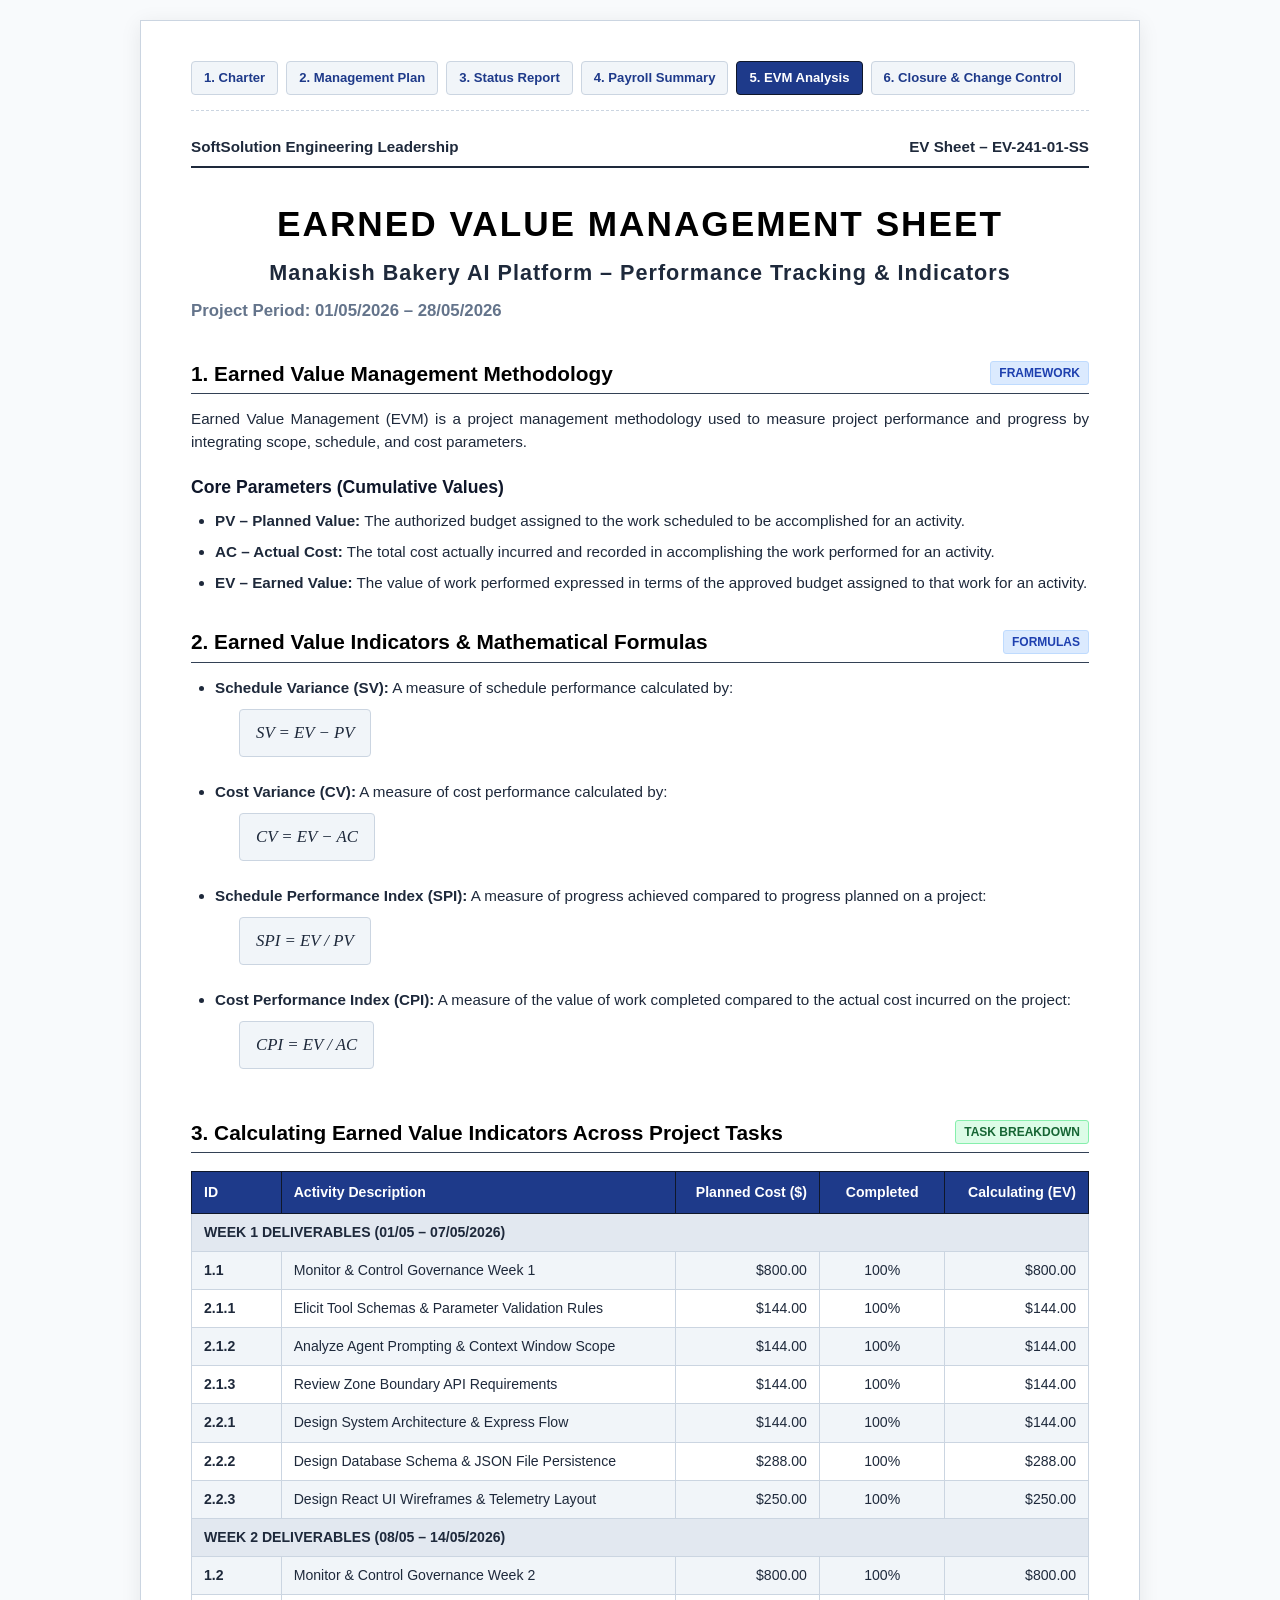
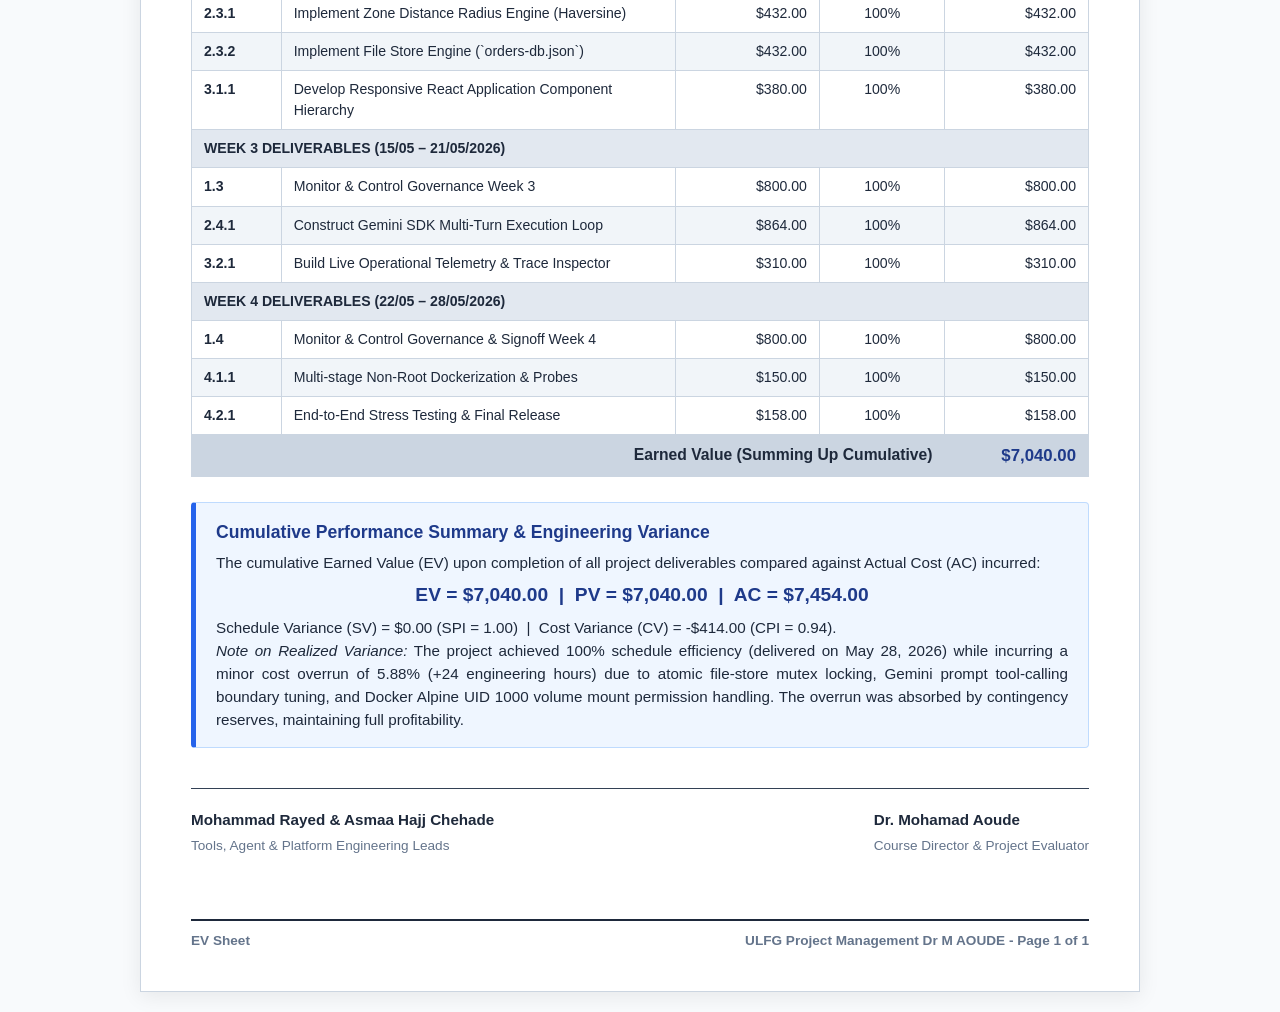
<file: project_management/ev_sheet.html>
<!DOCTYPE html>
<html lang="en">
<head>
  <meta charset="UTF-8">
  <meta name="viewport" content="width=device-width, initial-scale=1.0">
  <title>EARNED VALUE MANAGEMENT SHEET - Manakish Bakery AI Platform</title>
  <style>
    :root {
      --primary: #1e3a8a;
      --primary-dark: #0f172a;
      --accent: #2563eb;
      --surface: #ffffff;
      --background: #f8fafc;
      --text-main: #1e293b;
      --text-muted: #64748b;
      --border: #cbd5e1;
      --border-dark: #334155;
      --header-bg: #1e3a8a;
      --header-text: #ffffff;
      --table-alt: #f1f5f9;
      --success: #16a34a;
    }

    * {
      box-sizing: border-box;
      margin: 0;
      padding: 0;
    }

    body {
      font-family: -apple-system, BlinkMacSystemFont, "Segoe UI", Roboto, "Helvetica Neue", Arial, sans-serif;
      color: var(--text-main);
      background-color: var(--background);
      line-height: 1.5;
      padding: 20px;
    }

    .document-container {
      max-width: 1000px;
      margin: 0 auto;
      background: var(--surface);
      border: 1px solid var(--border);
      box-shadow: 0 4px 20px rgba(0,0,0,0.08);
      padding: 40px 50px;
    }

    /* Top Running Header */
    .doc-header {
      display: flex;
      justify-content: space-between;
      align-items: center;
      border-bottom: 2px solid var(--text-main);
      padding-bottom: 8px;
      margin-bottom: 30px;
      font-size: 0.95rem;
      font-weight: 700;
      color: var(--text-main);
    }

    /* Main Title Block */
    .title-block {
      text-align: center;
      margin-bottom: 35px;
    }

    .title-block h1 {
      font-size: 2.2rem;
      letter-spacing: 2px;
      text-transform: uppercase;
      color: #000;
      margin-bottom: 6px;
      font-weight: 800;
    }

    .title-block h2 {
      font-size: 1.35rem;
      letter-spacing: 1px;
      color: #1e293b;
      margin-bottom: 8px;
      font-weight: 700;
    }

    .title-block p {
      font-size: 1.05rem;
      font-weight: 600;
      color: var(--text-muted);
    }

    /* Section Headings */
    h2.section-title {
      font-size: 1.3rem;
      color: #000;
      border-bottom: 1px solid var(--border-dark);
      padding-bottom: 4px;
      margin-top: 32px;
      margin-bottom: 14px;
      font-weight: 700;
      display: flex;
      align-items: center;
      justify-content: space-between;
    }

    h3.subsection-title {
      font-size: 1.1rem;
      color: var(--primary-dark);
      margin-top: 20px;
      margin-bottom: 10px;
      font-weight: 700;
    }

    p {
      margin-bottom: 12px;
      text-align: justify;
      font-size: 0.95rem;
    }

    ul {
      margin-left: 24px;
      margin-bottom: 16px;
    }

    li {
      margin-bottom: 8px;
      font-size: 0.95rem;
    }

    /* Formula display */
    .formula-box {
      background-color: #f1f5f9;
      border: 1px solid #cbd5e1;
      padding: 10px 16px;
      margin: 10px 0 16px 24px;
      font-family: "Georgia", "Times New Roman", serif;
      font-size: 1.05rem;
      font-style: italic;
      display: inline-block;
      border-radius: 4px;
    }

    /* Tables */
    table {
      width: 100%;
      border-collapse: collapse;
      margin: 18px 0;
      font-size: 0.88rem;
    }

    table th {
      background-color: var(--header-bg);
      color: var(--header-text);
      font-weight: 600;
      text-align: left;
      padding: 10px 12px;
      border: 1px solid var(--primary-dark);
    }

    table td {
      padding: 8px 12px;
      border: 1px solid var(--border);
      vertical-align: top;
    }

    table tr:nth-child(even) {
      background-color: var(--table-alt);
    }

    .text-center { text-align: center; }
    .text-right { text-align: right; }
    .font-bold { font-weight: 700; }

    /* Badges */
    .badge {
      display: inline-block;
      padding: 2px 8px;
      border-radius: 3px;
      font-size: 0.75rem;
      font-weight: 700;
      text-transform: uppercase;
    }
    .badge-essential { background-color: #dbeafe; color: #1e40af; border: 1px solid #bfdbfe; }
    .badge-success { background-color: #dcfce7; color: #166534; border: 1px solid #86efac; }

    /* Summary Box */
    .summary-callout {
      background-color: #eff6ff;
      border: 1px solid #bfdbfe;
      border-left: 5px solid var(--accent);
      padding: 16px 20px;
      margin: 25px 0;
      border-radius: 4px;
    }

    .summary-callout h4 {
      color: var(--primary);
      font-size: 1.1rem;
      margin-bottom: 6px;
    }

    /* Doc Footer */
    .doc-footer {
      border-top: 2px solid var(--text-main);
      margin-top: 50px;
      padding-top: 10px;
      display: flex;
      justify-content: space-between;
      font-size: 0.85rem;
      color: var(--text-muted);
      font-weight: 600;
    }

    /* Print Styles */
    @media print {
      body {
        background-color: #fff;
        padding: 0;
      }
      .document-container {
        border: none;
        box-shadow: none;
        padding: 0;
        max-width: 100%;
      }
      .nav-bar { display: none; }
    }
    .nav-bar {
      display: flex;
      flex-wrap: wrap;
      gap: 8px;
      margin-bottom: 25px;
      padding-bottom: 15px;
      border-bottom: 1px dashed var(--border);
      font-size: 0.82rem;
    }
    .nav-bar a {
      text-decoration: none;
      color: var(--primary);
      background-color: #f1f5f9;
      border: 1px solid var(--border);
      padding: 6px 12px;
      border-radius: 4px;
      font-weight: 600;
      transition: all 0.15s ease;
    }
    .nav-bar a:hover {
      background-color: var(--primary);
      color: white;
      border-color: var(--primary);
    }
    .nav-bar a.active {
      background-color: var(--primary);
      color: white;
      border-color: var(--primary-dark);
      font-weight: 700;
    }
  </style>
</head>
<body>

<div class="document-container">

  <!-- Document Suite Navigation -->
<div class="nav-bar">
  <a href="/manakish-bakery-assistant/project_management/charter.html">1. Charter</a>
  <a href="/manakish-bakery-assistant/project_management/plan.html">2. Management Plan</a>
  <a href="/manakish-bakery-assistant/project_management/progress.html">3. Status Report</a>
  <a href="/manakish-bakery-assistant/project_management/payroll.html">4. Payroll Summary</a>
  <a href="/manakish-bakery-assistant/project_management/ev_sheet.html" class="active">5. EVM Analysis</a>
  <a href="/manakish-bakery-assistant/project_management/closure_and_change_control.html">6. Closure &amp; Change Control</a>
</div>

  <!-- Header -->
  <div class="doc-header">
    <span>SoftSolution Engineering Leadership</span>
    <span>EV Sheet – EV-241-01-SS</span>
  </div>

  <!-- Title Block -->
  <div class="title-block">
    <h1>EARNED VALUE MANAGEMENT SHEET</h1>
    <h2>Manakish Bakery AI Platform – Performance Tracking & Indicators</h2>
    <p>Project Period: 01/05/2026 – 28/05/2026</p>
  </div>

  <!-- Section 1: EVM Introduction -->
  <h2 class="section-title">
    <span>1. Earned Value Management Methodology</span>
    <span class="badge badge-essential">Framework</span>
  </h2>
  <p>
    Earned Value Management (EVM) is a project management methodology used to measure project performance and progress by integrating scope, schedule, and cost parameters.
  </p>

  <h3 class="subsection-title">Core Parameters (Cumulative Values)</h3>
  <ul>
    <li><strong>PV – Planned Value:</strong> The authorized budget assigned to the work scheduled to be accomplished for an activity.</li>
    <li><strong>AC – Actual Cost:</strong> The total cost actually incurred and recorded in accomplishing the work performed for an activity.</li>
    <li><strong>EV – Earned Value:</strong> The value of work performed expressed in terms of the approved budget assigned to that work for an activity.</li>
  </ul>

  <!-- Section 2: EV Indicators & Formulas -->
  <h2 class="section-title">
    <span>2. Earned Value Indicators & Mathematical Formulas</span>
    <span class="badge badge-essential">Formulas</span>
  </h2>

  <ul>
    <li>
      <strong>Schedule Variance (SV):</strong> A measure of schedule performance calculated by:
      <br>
      <div class="formula-box">SV = EV − PV</div>
    </li>
    <li>
      <strong>Cost Variance (CV):</strong> A measure of cost performance calculated by:
      <br>
      <div class="formula-box">CV = EV − AC</div>
    </li>
    <li>
      <strong>Schedule Performance Index (SPI):</strong> A measure of progress achieved compared to progress planned on a project:
      <br>
      <div class="formula-box">SPI = EV / PV</div>
    </li>
    <li>
      <strong>Cost Performance Index (CPI):</strong> A measure of the value of work completed compared to the actual cost incurred on the project:
      <br>
      <div class="formula-box">CPI = EV / AC</div>
    </li>
  </ul>

  <!-- Section 3: Calculation Table -->
  <h2 class="section-title">
    <span>3. Calculating Earned Value Indicators Across Project Tasks</span>
    <span class="badge badge-success">Task Breakdown</span>
  </h2>

  <table>
    <thead>
      <tr>
        <th style="width: 10%;">ID</th>
        <th style="width: 44%;">Activity Description</th>
        <th style="width: 16%;" class="text-right">Planned Cost ($)</th>
        <th style="width: 14%;" class="text-center">Completed</th>
        <th style="width: 16%;" class="text-right">Calculating (EV)</th>
      </tr>
    </thead>
    <tbody>
      <!-- Week 1 -->
      <tr style="background-color: #e2e8f0; font-weight: bold;">
        <td colspan="5">WEEK 1 DELIVERABLES (01/05 – 07/05/2026)</td>
      </tr>
      <tr>
        <td class="font-bold">1.1</td>
        <td>Monitor & Control Governance Week 1</td>
        <td class="text-right">$800.00</td>
        <td class="text-center">100%</td>
        <td class="text-right">$800.00</td>
      </tr>
      <tr>
        <td class="font-bold">2.1.1</td>
        <td>Elicit Tool Schemas & Parameter Validation Rules</td>
        <td class="text-right">$144.00</td>
        <td class="text-center">100%</td>
        <td class="text-right">$144.00</td>
      </tr>
      <tr>
        <td class="font-bold">2.1.2</td>
        <td>Analyze Agent Prompting & Context Window Scope</td>
        <td class="text-right">$144.00</td>
        <td class="text-center">100%</td>
        <td class="text-right">$144.00</td>
      </tr>
      <tr>
        <td class="font-bold">2.1.3</td>
        <td>Review Zone Boundary API Requirements</td>
        <td class="text-right">$144.00</td>
        <td class="text-center">100%</td>
        <td class="text-right">$144.00</td>
      </tr>
      <tr>
        <td class="font-bold">2.2.1</td>
        <td>Design System Architecture & Express Flow</td>
        <td class="text-right">$144.00</td>
        <td class="text-center">100%</td>
        <td class="text-right">$144.00</td>
      </tr>
      <tr>
        <td class="font-bold">2.2.2</td>
        <td>Design Database Schema & JSON File Persistence</td>
        <td class="text-right">$288.00</td>
        <td class="text-center">100%</td>
        <td class="text-right">$288.00</td>
      </tr>
      <tr>
        <td class="font-bold">2.2.3</td>
        <td>Design React UI Wireframes & Telemetry Layout</td>
        <td class="text-right">$250.00</td>
        <td class="text-center">100%</td>
        <td class="text-right">$250.00</td>
      </tr>

      <!-- Week 2 -->
      <tr style="background-color: #e2e8f0; font-weight: bold;">
        <td colspan="5">WEEK 2 DELIVERABLES (08/05 – 14/05/2026)</td>
      </tr>
      <tr>
        <td class="font-bold">1.2</td>
        <td>Monitor & Control Governance Week 2</td>
        <td class="text-right">$800.00</td>
        <td class="text-center">100%</td>
        <td class="text-right">$800.00</td>
      </tr>
      <tr>
        <td class="font-bold">2.3.1</td>
        <td>Implement Zone Distance Radius Engine (Haversine)</td>
        <td class="text-right">$432.00</td>
        <td class="text-center">100%</td>
        <td class="text-right">$432.00</td>
      </tr>
      <tr>
        <td class="font-bold">2.3.2</td>
        <td>Implement File Store Engine (`orders-db.json`)</td>
        <td class="text-right">$432.00</td>
        <td class="text-center">100%</td>
        <td class="text-right">$432.00</td>
      </tr>
      <tr>
        <td class="font-bold">3.1.1</td>
        <td>Develop Responsive React Application Component Hierarchy</td>
        <td class="text-right">$380.00</td>
        <td class="text-center">100%</td>
        <td class="text-right">$380.00</td>
      </tr>

      <!-- Week 3 -->
      <tr style="background-color: #e2e8f0; font-weight: bold;">
        <td colspan="5">WEEK 3 DELIVERABLES (15/05 – 21/05/2026)</td>
      </tr>
      <tr>
        <td class="font-bold">1.3</td>
        <td>Monitor & Control Governance Week 3</td>
        <td class="text-right">$800.00</td>
        <td class="text-center">100%</td>
        <td class="text-right">$800.00</td>
      </tr>
      <tr>
        <td class="font-bold">2.4.1</td>
        <td>Construct Gemini SDK Multi-Turn Execution Loop</td>
        <td class="text-right">$864.00</td>
        <td class="text-center">100%</td>
        <td class="text-right">$864.00</td>
      </tr>
      <tr>
        <td class="font-bold">3.2.1</td>
        <td>Build Live Operational Telemetry & Trace Inspector</td>
        <td class="text-right">$310.00</td>
        <td class="text-center">100%</td>
        <td class="text-right">$310.00</td>
      </tr>

      <!-- Week 4 -->
      <tr style="background-color: #e2e8f0; font-weight: bold;">
        <td colspan="5">WEEK 4 DELIVERABLES (22/05 – 28/05/2026)</td>
      </tr>
      <tr>
        <td class="font-bold">1.4</td>
        <td>Monitor & Control Governance & Signoff Week 4</td>
        <td class="text-right">$800.00</td>
        <td class="text-center">100%</td>
        <td class="text-right">$800.00</td>
      </tr>
      <tr>
        <td class="font-bold">4.1.1</td>
        <td>Multi-stage Non-Root Dockerization & Probes</td>
        <td class="text-right">$150.00</td>
        <td class="text-center">100%</td>
        <td class="text-right">$150.00</td>
      </tr>
      <tr>
        <td class="font-bold">4.2.1</td>
        <td>End-to-End Stress Testing & Final Release</td>
        <td class="text-right">$158.00</td>
        <td class="text-center">100%</td>
        <td class="text-right">$158.00</td>
      </tr>

      <!-- Earned Value Summing Up -->
      <tr style="background-color: #cbd5e1; font-weight: bold; font-size: 0.98rem;">
        <td colspan="4" class="text-right">Earned Value (Summing Up Cumulative)</td>
        <td class="text-right" style="color: var(--primary); font-size: 1.05rem;">$7,040.00</td>
      </tr>
    </tbody>
  </table>

  <!-- Section 4: EVM Performance Summary -->
  <div class="summary-callout">
    <h4>Cumulative Performance Summary & Engineering Variance</h4>
    <p style="margin-bottom: 6px;">
      The cumulative Earned Value (EV) upon completion of all project deliverables compared against Actual Cost (AC) incurred:
    </p>
    <p class="font-bold" style="font-size: 1.2rem; color: var(--primary); text-align: center; margin-bottom: 8px;">
      EV = $7,040.00 &nbsp;|&nbsp; PV = $7,040.00 &nbsp;|&nbsp; AC = $7,454.00
    </p>
    <p style="margin-bottom: 0;">
      Schedule Variance (SV) = $0.00 (SPI = 1.00) &nbsp;|&nbsp; Cost Variance (CV) = -$414.00 (CPI = 0.94).
      <br>
      <em>Note on Realized Variance:</em> The project achieved 100% schedule efficiency (delivered on May 28, 2026) while incurring a minor cost overrun of 5.88% (+24 engineering hours) due to atomic file-store mutex locking, Gemini prompt tool-calling boundary tuning, and Docker Alpine UID 1000 volume mount permission handling. The overrun was absorbed by contingency reserves, maintaining full profitability.
    </p>
  </div>

  <!-- Signoff Block -->
  <div style="display: flex; justify-content: space-between; margin-top: 40px; padding-top: 20px; border-top: 1px solid var(--border-dark);">
    <div>
      <p class="font-bold" style="margin-bottom: 4px;">Mohammad Rayed & Asmaa Hajj Chehade</p>
      <p style="color: var(--text-muted); font-size: 0.85rem;">Tools, Agent & Platform Engineering Leads</p>
    </div>
    <div class="text-right">
      <p class="font-bold" style="margin-bottom: 4px;">Dr. Mohamad Aoude</p>
      <p style="color: var(--text-muted); font-size: 0.85rem;">Course Director & Project Evaluator</p>
    </div>
  </div>

  <!-- Footer -->
  <div class="doc-footer">
    <span>EV Sheet</span>
    <span>ULFG Project Management Dr M AOUDE - Page 1 of 1</span>
  </div>

</div>

</body>
</html>
</file>
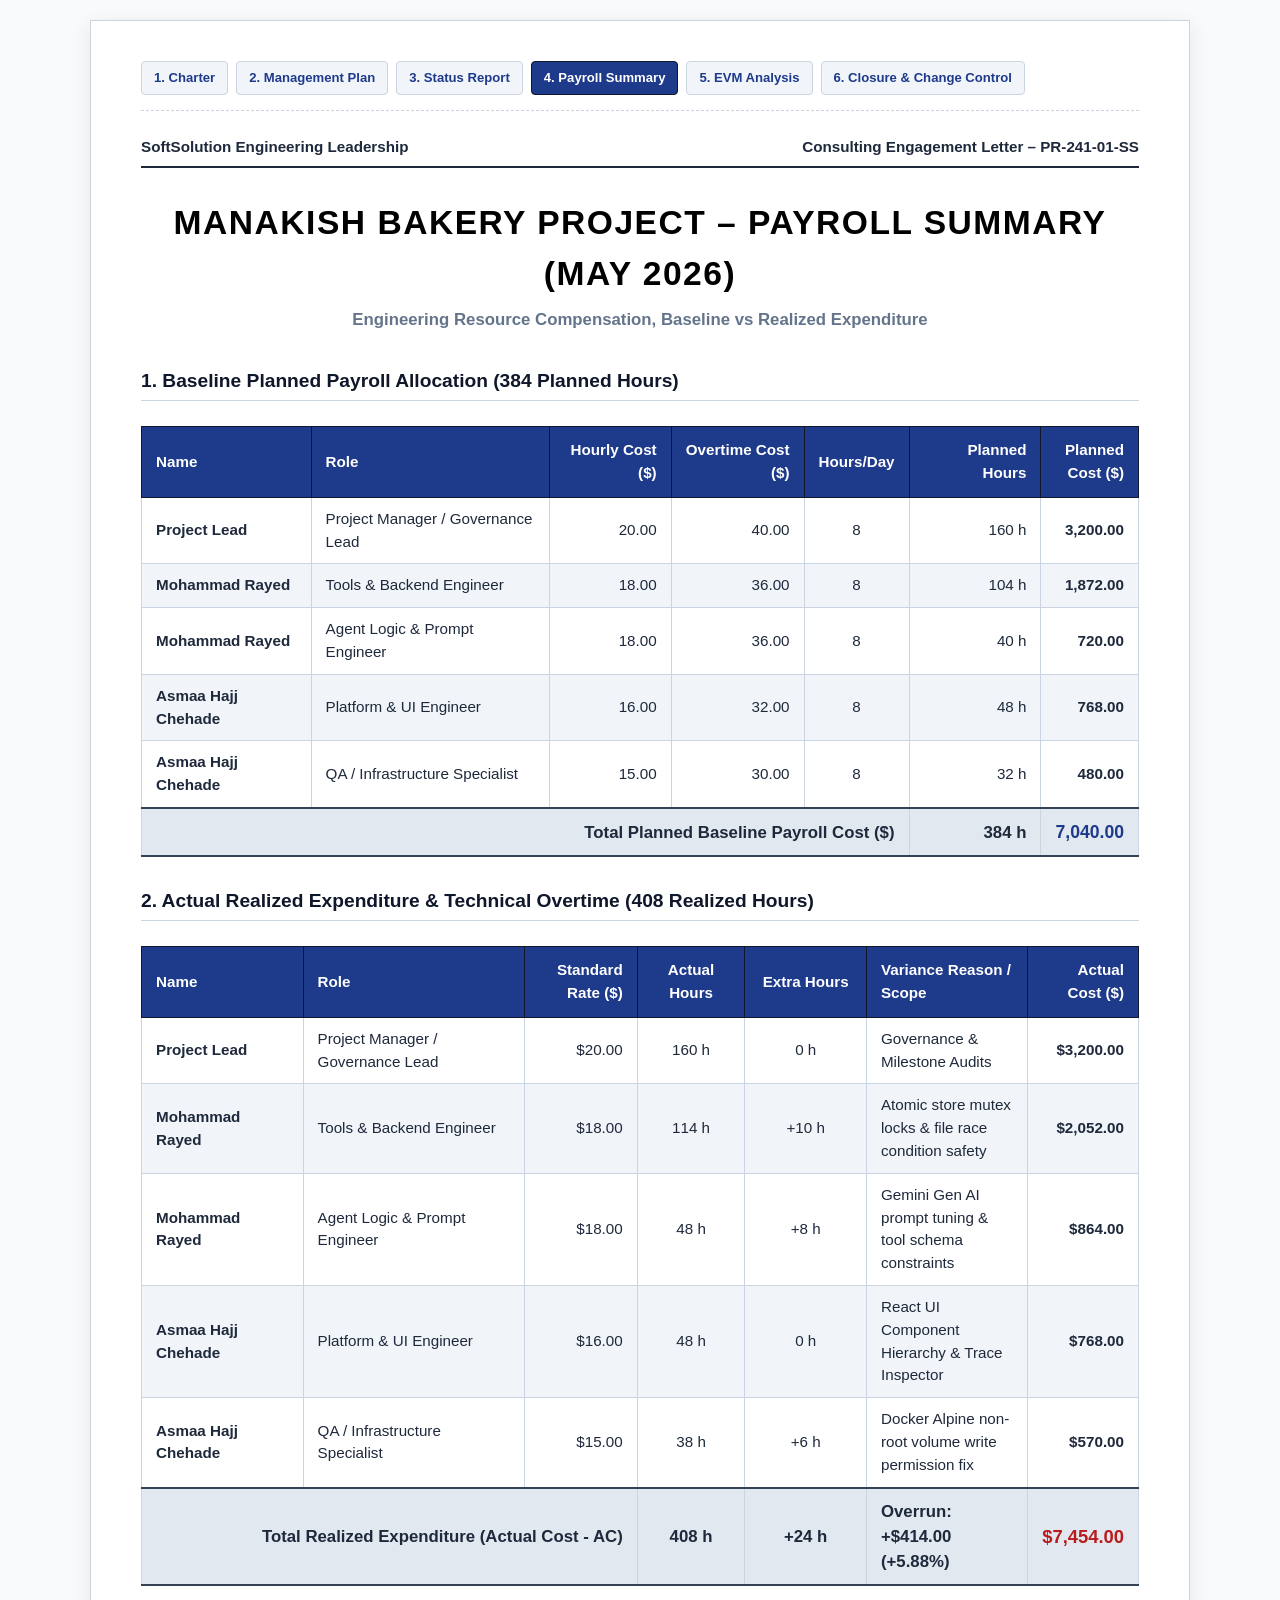
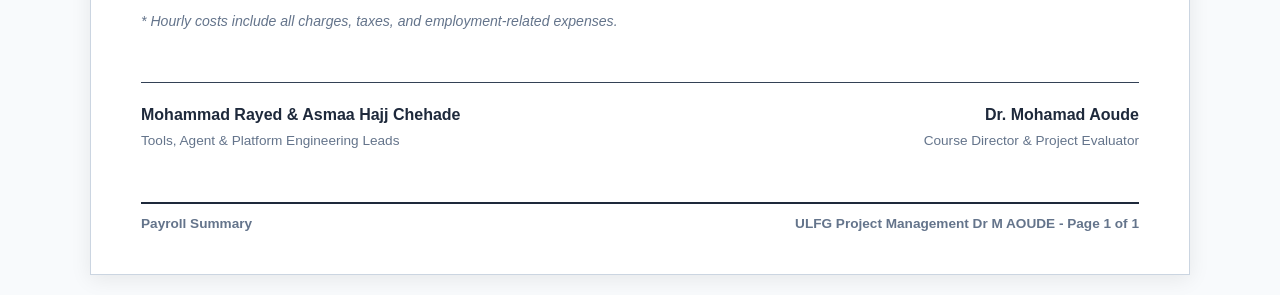
<file: project_management/payroll.html>
<!DOCTYPE html>
<html lang="en">
<head>
  <meta charset="UTF-8">
  <meta name="viewport" content="width=device-width, initial-scale=1.0">
  <title>PAYROLL SUMMARY - Manakish Bakery AI Agent Platform</title>
  <style>
    :root {
      --primary: #1e3a8a;
      --primary-dark: #0f172a;
      --accent: #2563eb;
      --surface: #ffffff;
      --background: #f8fafc;
      --text-main: #1e293b;
      --text-muted: #64748b;
      --border: #cbd5e1;
      --border-dark: #334155;
      --header-bg: #1e3a8a;
      --header-text: #ffffff;
      --table-alt: #f1f5f9;
      --success: #16a34a;
    }

    * {
      box-sizing: border-box;
      margin: 0;
      padding: 0;
    }

    body {
      font-family: -apple-system, BlinkMacSystemFont, "Segoe UI", Roboto, "Helvetica Neue", Arial, sans-serif;
      color: var(--text-main);
      background-color: var(--background);
      line-height: 1.5;
      padding: 20px;
    }

    .document-container {
      max-width: 1100px;
      margin: 0 auto;
      background: var(--surface);
      border: 1px solid var(--border);
      box-shadow: 0 4px 20px rgba(0,0,0,0.08);
      padding: 40px 50px;
    }

    /* Top Running Header */
    .doc-header {
      display: flex;
      justify-content: space-between;
      align-items: center;
      border-bottom: 2px solid var(--text-main);
      padding-bottom: 8px;
      margin-bottom: 30px;
      font-size: 0.95rem;
      font-weight: 700;
      color: var(--text-main);
    }

    /* Main Title Block */
    .title-block {
      text-align: center;
      margin-bottom: 35px;
    }

    .title-block h1 {
      font-size: 2.1rem;
      letter-spacing: 1.5px;
      text-transform: uppercase;
      color: #000;
      margin-bottom: 8px;
      font-weight: 800;
    }

    .title-block p {
      font-size: 1.05rem;
      font-weight: 600;
      color: var(--text-muted);
    }

    /* Tables */
    table {
      width: 100%;
      border-collapse: collapse;
      margin: 25px 0 10px 0;
      font-size: 0.95rem;
    }

    table th {
      background-color: var(--header-bg);
      color: var(--header-text);
      font-weight: 700;
      text-align: left;
      padding: 12px 14px;
      border: 1px solid var(--primary-dark);
    }

    table td {
      padding: 10px 14px;
      border: 1px solid var(--border);
      vertical-align: middle;
    }

    table tr:nth-child(even) {
      background-color: var(--table-alt);
    }

    .text-center { text-align: center; }
    .text-right { text-align: right; }
    .font-bold { font-weight: 700; }

    .total-row {
      background-color: #e2e8f0 !important;
      border-top: 2px solid var(--border-dark);
      border-bottom: 2px solid var(--border-dark);
      font-size: 1.05rem;
    }

    .footnote {
      margin-top: 25px;
      font-size: 0.88rem;
      color: var(--text-muted);
      font-style: italic;
    }

    /* Doc Footer */
    .doc-footer {
      border-top: 2px solid var(--text-main);
      margin-top: 50px;
      padding-top: 10px;
      display: flex;
      justify-content: space-between;
      font-size: 0.85rem;
      color: var(--text-muted);
      font-weight: 600;
    }

    /* Print Styles */
    @media print {
      body {
        background-color: #fff;
        padding: 0;
      }
      .document-container {
        border: none;
        box-shadow: none;
        padding: 0;
        max-width: 100%;
      }
      .nav-bar { display: none; }
    }
    .nav-bar {
      display: flex;
      flex-wrap: wrap;
      gap: 8px;
      margin-bottom: 25px;
      padding-bottom: 15px;
      border-bottom: 1px dashed var(--border);
      font-size: 0.82rem;
    }
    .nav-bar a {
      text-decoration: none;
      color: var(--primary);
      background-color: #f1f5f9;
      border: 1px solid var(--border);
      padding: 6px 12px;
      border-radius: 4px;
      font-weight: 600;
      transition: all 0.15s ease;
    }
    .nav-bar a:hover {
      background-color: var(--primary);
      color: white;
      border-color: var(--primary);
    }
    .nav-bar a.active {
      background-color: var(--primary);
      color: white;
      border-color: var(--primary-dark);
      font-weight: 700;
    }
  </style>
</head>
<body>

<div class="document-container">

  <!-- Document Suite Navigation -->
<div class="nav-bar">
  <a href="/manakish-bakery-assistant/project_management/charter.html">1. Charter</a>
  <a href="/manakish-bakery-assistant/project_management/plan.html">2. Management Plan</a>
  <a href="/manakish-bakery-assistant/project_management/progress.html">3. Status Report</a>
  <a href="/manakish-bakery-assistant/project_management/payroll.html" class="active">4. Payroll Summary</a>
  <a href="/manakish-bakery-assistant/project_management/ev_sheet.html">5. EVM Analysis</a>
  <a href="/manakish-bakery-assistant/project_management/closure_and_change_control.html">6. Closure &amp; Change Control</a>
</div>
  <!-- Header -->
  <div class="doc-header">
    <span>SoftSolution Engineering Leadership</span>
    <span>Consulting Engagement Letter – PR-241-01-SS</span>
  </div>

  <!-- Title Block -->
  <div class="title-block">
    <h1>Manakish Bakery Project – Payroll Summary (May 2026)</h1>
    <p>Engineering Resource Compensation, Baseline vs Realized Expenditure</p>
  </div>

  <!-- Section Title for Baseline -->
  <h2 style="font-size: 1.2rem; color: var(--primary-dark); margin-top: 20px; border-bottom: 1px solid var(--border); padding-bottom: 4px;">1. Baseline Planned Payroll Allocation (384 Planned Hours)</h2>

  <!-- Payroll Table Baseline -->
  <table>
    <thead>
      <tr>
        <th style="width: 18%;">Name</th>
        <th style="width: 26%;">Role</th>
        <th style="width: 13%;" class="text-right">Hourly Cost ($)</th>
        <th style="width: 14%;" class="text-right">Overtime Cost ($)</th>
        <th style="width: 10%;" class="text-center">Hours/Day</th>
        <th style="width: 14%;" class="text-right">Planned Hours</th>
        <th style="width: 15%;" class="text-right">Planned Cost ($)</th>
      </tr>
    </thead>
    <tbody>
      <tr>
        <td class="font-bold">Project Lead</td>
        <td>Project Manager / Governance Lead</td>
        <td class="text-right">20.00</td>
        <td class="text-right">40.00</td>
        <td class="text-center">8</td>
        <td class="text-right">160 h</td>
        <td class="text-right font-bold">3,200.00</td>
      </tr>
      <tr>
        <td class="font-bold">Mohammad Rayed</td>
        <td>Tools & Backend Engineer</td>
        <td class="text-right">18.00</td>
        <td class="text-right">36.00</td>
        <td class="text-center">8</td>
        <td class="text-right">104 h</td>
        <td class="text-right font-bold">1,872.00</td>
      </tr>
      <tr>
        <td class="font-bold">Mohammad Rayed</td>
        <td>Agent Logic & Prompt Engineer</td>
        <td class="text-right">18.00</td>
        <td class="text-right">36.00</td>
        <td class="text-center">8</td>
        <td class="text-right">40 h</td>
        <td class="text-right font-bold">720.00</td>
      </tr>
      <tr>
        <td class="font-bold">Asmaa Hajj Chehade</td>
        <td>Platform & UI Engineer</td>
        <td class="text-right">16.00</td>
        <td class="text-right">32.00</td>
        <td class="text-center">8</td>
        <td class="text-right">48 h</td>
        <td class="text-right font-bold">768.00</td>
      </tr>
      <tr>
        <td class="font-bold">Asmaa Hajj Chehade</td>
        <td>QA / Infrastructure Specialist</td>
        <td class="text-right">15.00</td>
        <td class="text-right">30.00</td>
        <td class="text-center">8</td>
        <td class="text-right">32 h</td>
        <td class="text-right font-bold">480.00</td>
      </tr>
      <tr class="total-row">
        <td colspan="5" class="font-bold text-right" style="font-size: 1.05rem;">Total Planned Baseline Payroll Cost ($)</td>
        <td class="text-right font-bold">384 h</td>
        <td class="text-right font-bold" style="color: var(--primary); font-size: 1.1rem;">7,040.00</td>
      </tr>
    </tbody>
  </table>

  <!-- Section Title for Actual Realized -->
  <h2 style="font-size: 1.2rem; color: var(--primary-dark); margin-top: 30px; border-bottom: 1px solid var(--border); padding-bottom: 4px;">2. Actual Realized Expenditure & Technical Overtime (408 Realized Hours)</h2>

  <table>
    <thead>
      <tr>
        <th style="width: 18%;">Name</th>
        <th style="width: 26%;">Role</th>
        <th style="width: 12%;" class="text-right">Standard Rate ($)</th>
        <th style="width: 12%;" class="text-center">Actual Hours</th>
        <th style="width: 14%;" class="text-center">Extra Hours</th>
        <th style="width: 18%;">Variance Reason / Scope</th>
        <th style="width: 15%;" class="text-right">Actual Cost ($)</th>
      </tr>
    </thead>
    <tbody>
      <tr>
        <td class="font-bold">Project Lead</td>
        <td>Project Manager / Governance Lead</td>
        <td class="text-right">$20.00</td>
        <td class="text-center">160 h</td>
        <td class="text-center">0 h</td>
        <td>Governance & Milestone Audits</td>
        <td class="text-right font-bold">$3,200.00</td>
      </tr>
      <tr>
        <td class="font-bold">Mohammad Rayed</td>
        <td>Tools & Backend Engineer</td>
        <td class="text-right">$18.00</td>
        <td class="text-center">114 h</td>
        <td class="text-center">+10 h</td>
        <td>Atomic store mutex locks & file race condition safety</td>
        <td class="text-right font-bold">$2,052.00</td>
      </tr>
      <tr>
        <td class="font-bold">Mohammad Rayed</td>
        <td>Agent Logic & Prompt Engineer</td>
        <td class="text-right">$18.00</td>
        <td class="text-center">48 h</td>
        <td class="text-center">+8 h</td>
        <td>Gemini Gen AI prompt tuning & tool schema constraints</td>
        <td class="text-right font-bold">$864.00</td>
      </tr>
      <tr>
        <td class="font-bold">Asmaa Hajj Chehade</td>
        <td>Platform & UI Engineer</td>
        <td class="text-right">$16.00</td>
        <td class="text-center">48 h</td>
        <td class="text-center">0 h</td>
        <td>React UI Component Hierarchy & Trace Inspector</td>
        <td class="text-right font-bold">$768.00</td>
      </tr>
      <tr>
        <td class="font-bold">Asmaa Hajj Chehade</td>
        <td>QA / Infrastructure Specialist</td>
        <td class="text-right">$15.00</td>
        <td class="text-center">38 h</td>
        <td class="text-center">+6 h</td>
        <td>Docker Alpine non-root volume write permission fix</td>
        <td class="text-right font-bold">$570.00</td>
      </tr>
      <tr class="total-row">
        <td colspan="3" class="font-bold text-right" style="font-size: 1.05rem;">Total Realized Expenditure (Actual Cost - AC)</td>
        <td class="text-center font-bold">408 h</td>
        <td class="text-center font-bold" style="color: var(--danger);">+24 h</td>
        <td class="font-bold" style="color: var(--danger);">Overrun: +$414.00 (+5.88%)</td>
        <td class="text-right font-bold" style="color: #b91c1c; font-size: 1.15rem;">$7,454.00</td>
      </tr>
    </tbody>
  </table>

  <!-- Footnote -->
  <p class="footnote">
    * Hourly costs include all charges, taxes, and employment-related expenses.
  </p>

  <!-- Signoff Block -->
  <div style="display: flex; justify-content: space-between; margin-top: 50px; padding-top: 20px; border-top: 1px solid var(--border-dark);">
    <div>
      <p class="font-bold" style="margin-bottom: 4px;">Mohammad Rayed & Asmaa Hajj Chehade</p>
      <p style="color: var(--text-muted); font-size: 0.85rem;">Tools, Agent & Platform Engineering Leads</p>
    </div>
    <div class="text-right">
      <p class="font-bold" style="margin-bottom: 4px;">Dr. Mohamad Aoude</p>
      <p style="color: var(--text-muted); font-size: 0.85rem;">Course Director & Project Evaluator</p>
    </div>
  </div>

  <!-- Footer -->
  <div class="doc-footer">
    <span>Payroll Summary</span>
    <span>ULFG Project Management Dr M AOUDE - Page 1 of 1</span>
  </div>

</div>

</body>
</html>
</file>
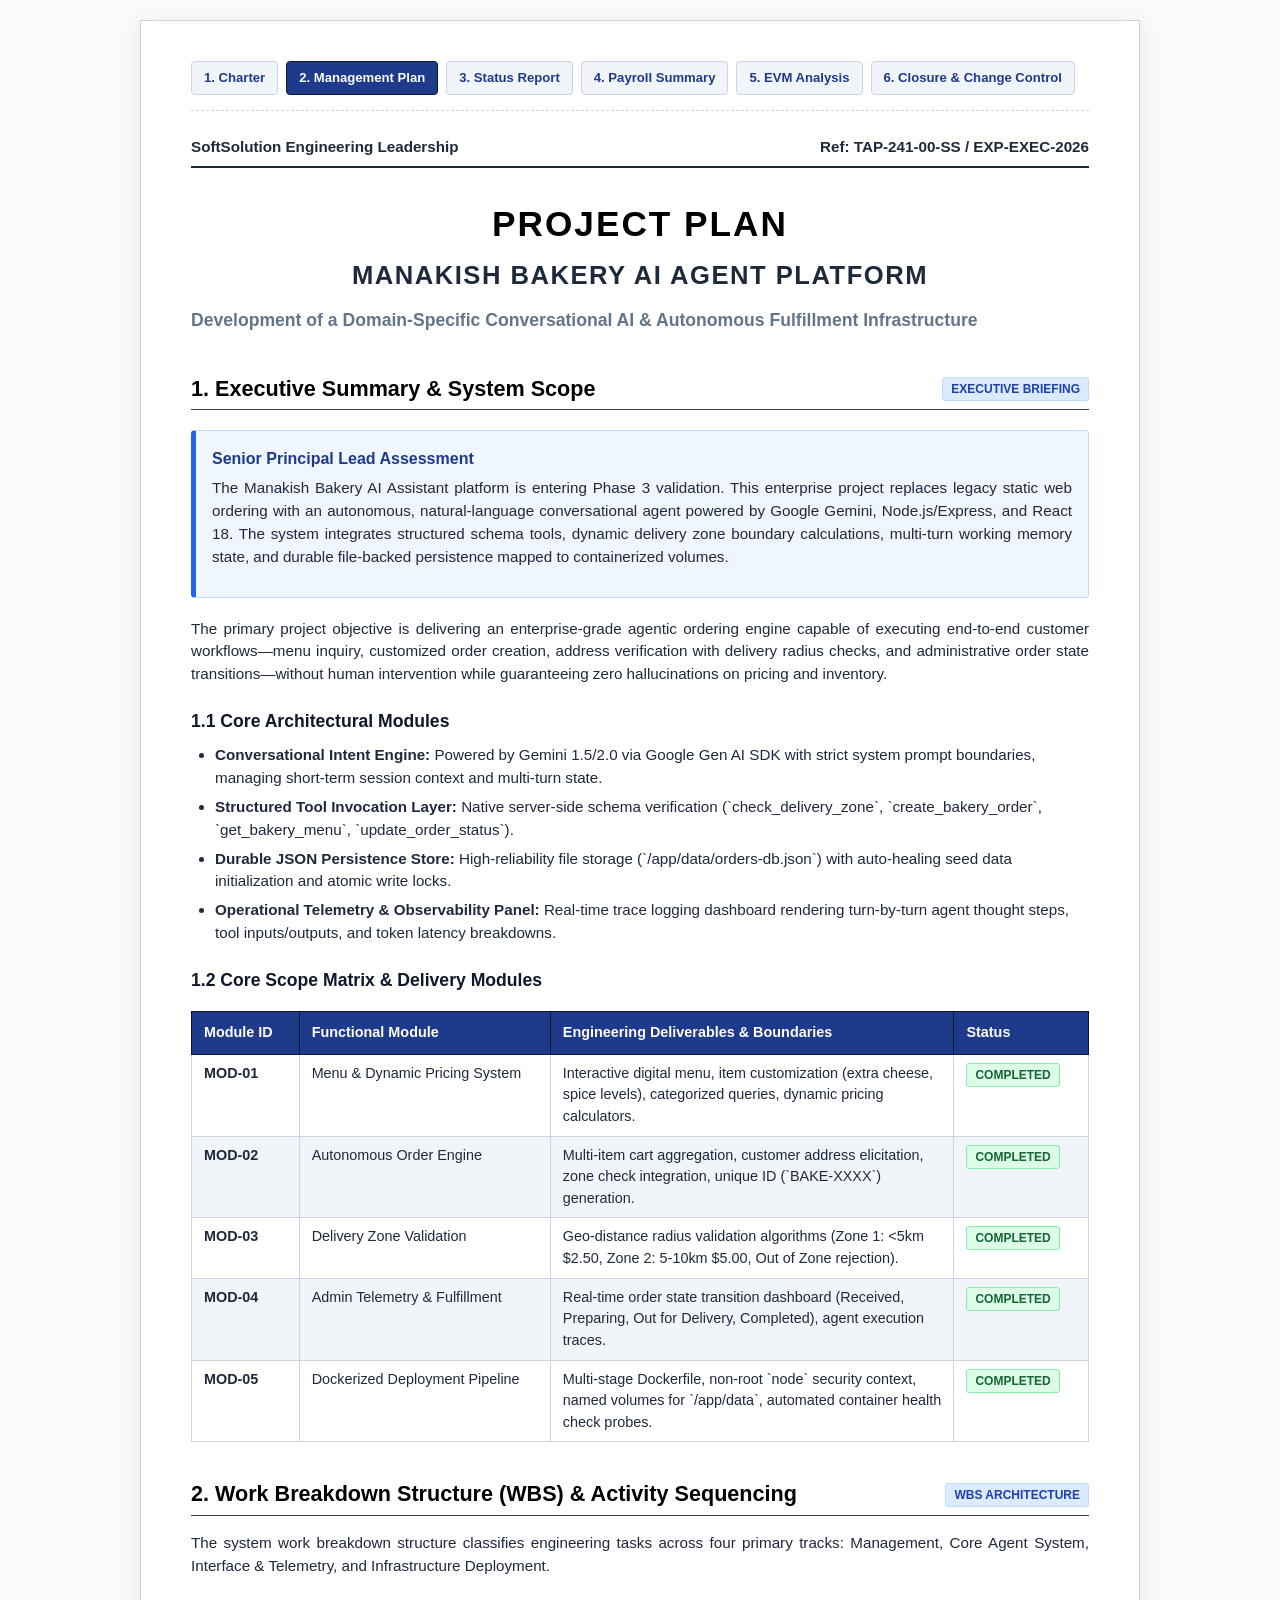
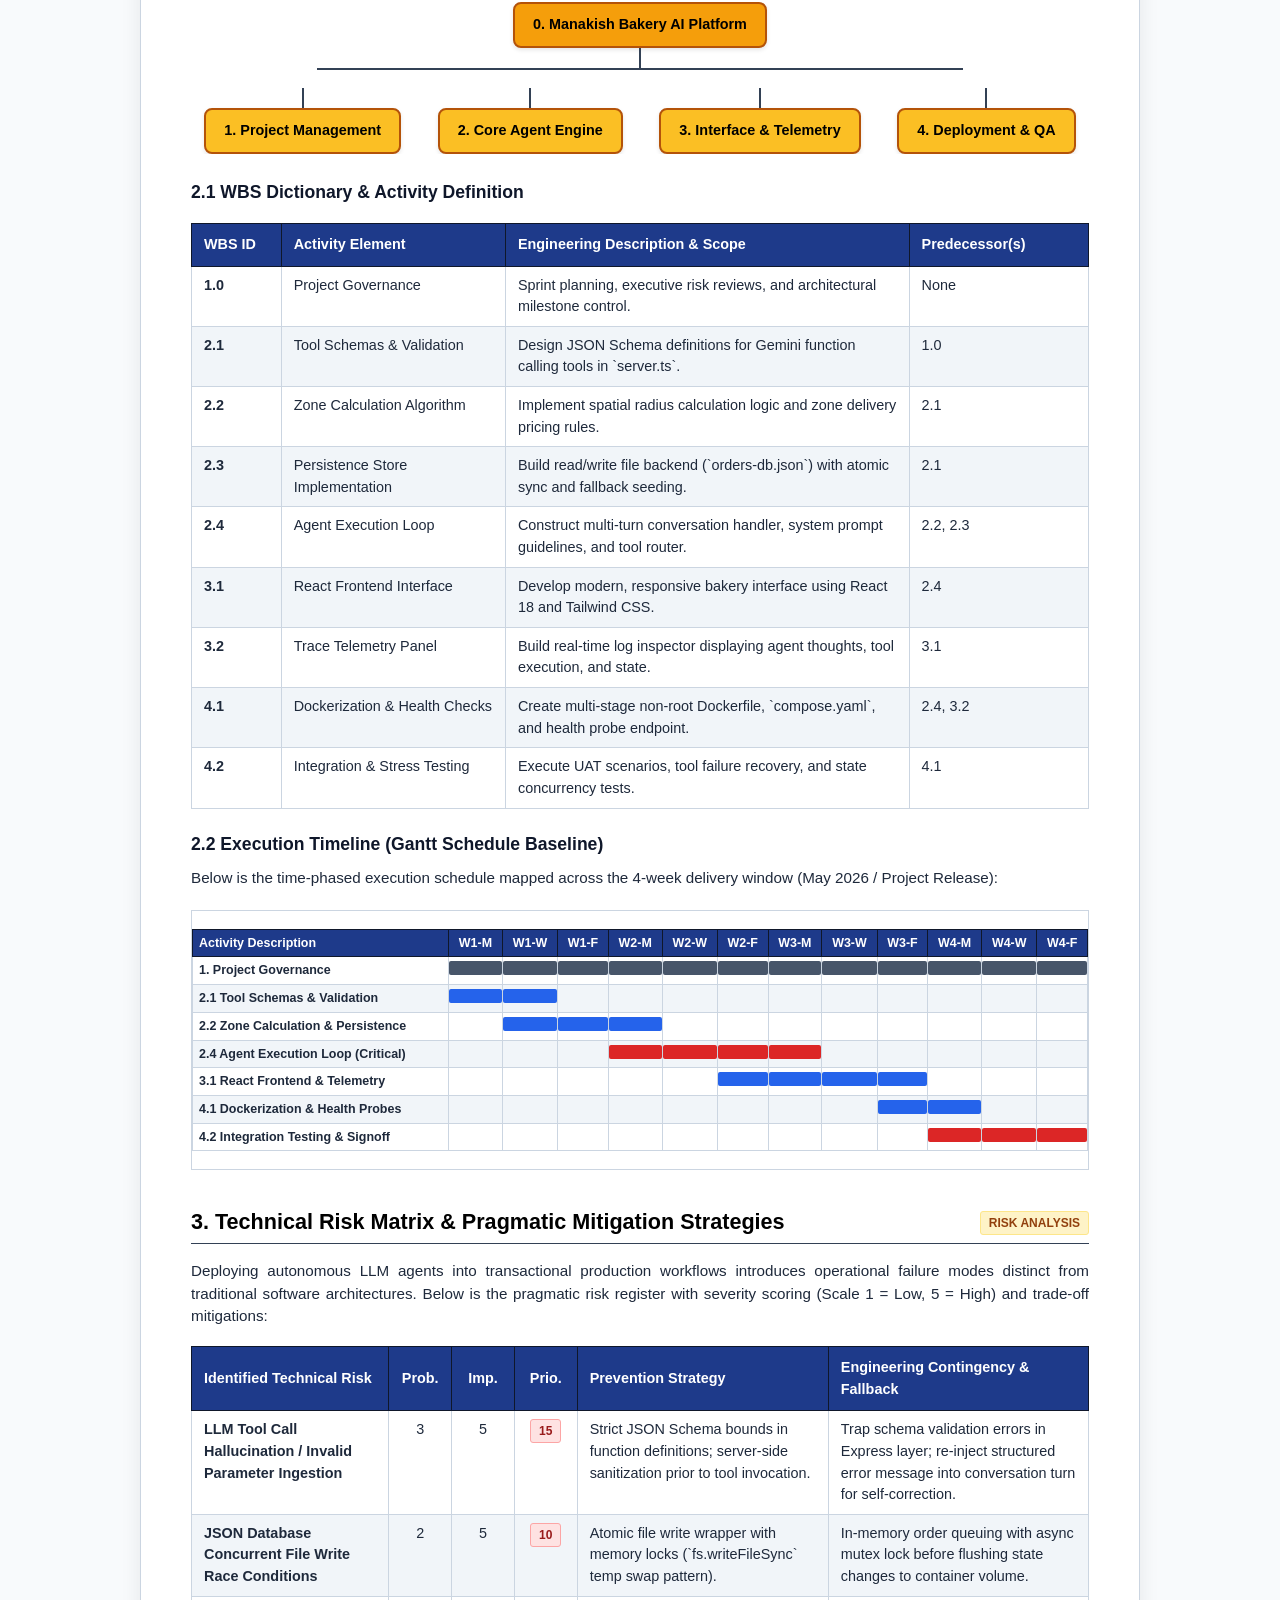
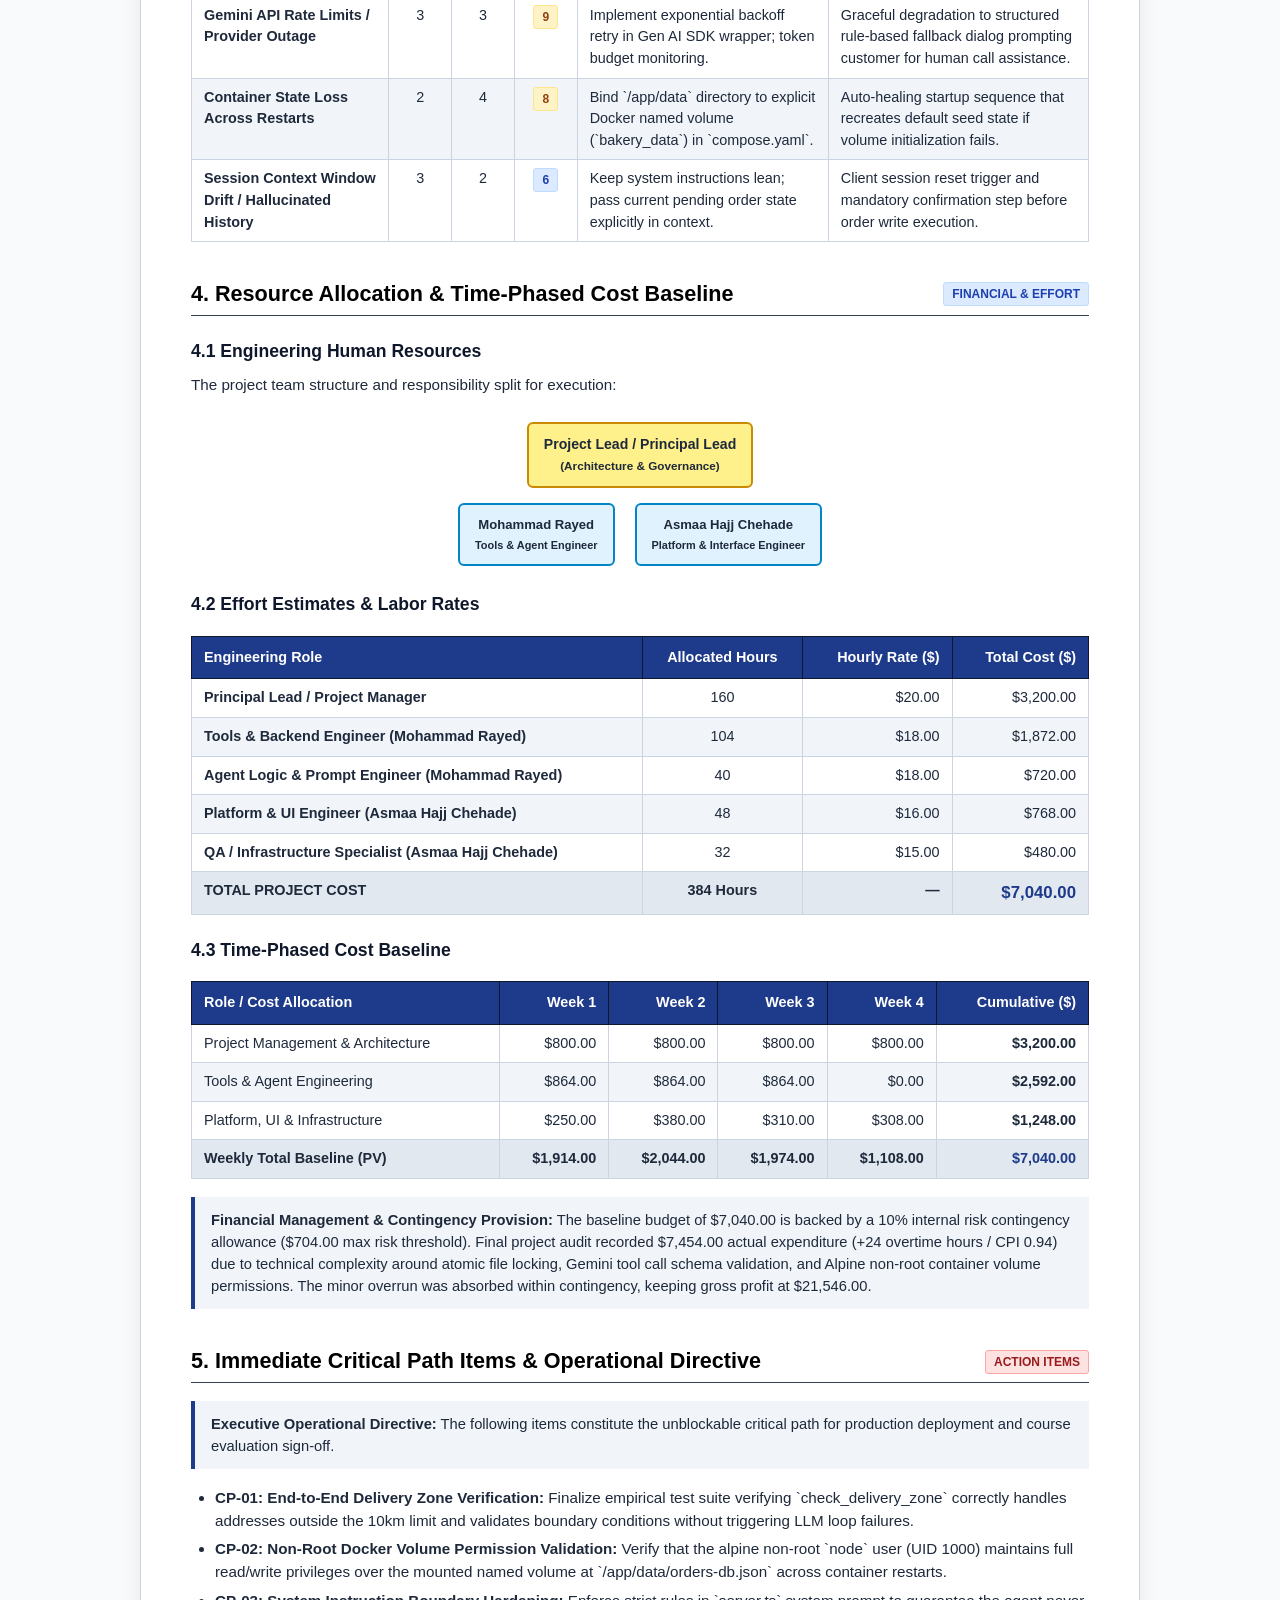
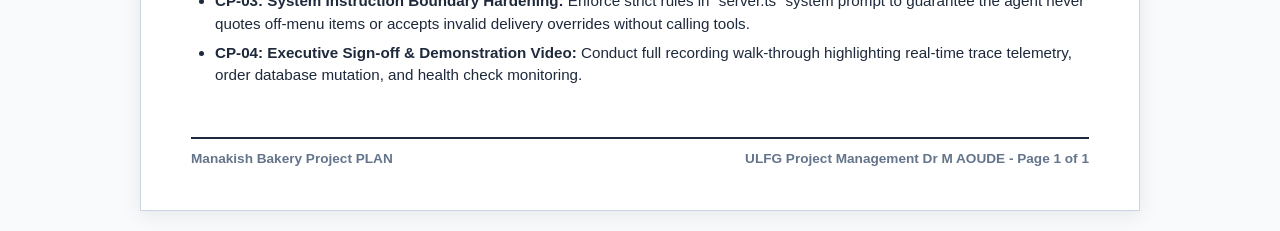
<file: project_management/plan.html>
<!DOCTYPE html>
<html lang="en">
<head>
  <meta charset="UTF-8">
  <meta name="viewport" content="width=device-width, initial-scale=1.0">
  <title>PROJECT PLAN - Manakish Bakery AI Agent Infrastructure</title>
  <style>
    :root {
      --primary: #1e3a8a;
      --primary-dark: #0f172a;
      --accent: #2563eb;
      --surface: #ffffff;
      --background: #f8fafc;
      --text-main: #1e293b;
      --text-muted: #64748b;
      --border: #cbd5e1;
      --border-dark: #334155;
      --header-bg: #1e3a8a;
      --header-text: #ffffff;
      --table-alt: #f1f5f9;
      --warning: #d97706;
      --danger: #dc2626;
      --success: #16a34a;
    }

    * {
      box-sizing: border-box;
      margin: 0;
      padding: 0;
    }

    body {
      font-family: -apple-system, BlinkMacSystemFont, "Segoe UI", Roboto, "Helvetica Neue", Arial, sans-serif;
      color: var(--text-main);
      background-color: var(--background);
      line-height: 1.5;
      padding: 20px;
    }

    .document-container {
      max-width: 1000px;
      margin: 0 auto;
      background: var(--surface);
      border: 1px solid var(--border);
      box-shadow: 0 4px 20px rgba(0,0,0,0.08);
      padding: 40px 50px;
    }

    /* Top Running Header */
    .doc-header {
      display: flex;
      justify-content: space-between;
      align-items: center;
      border-bottom: 2px solid var(--text-main);
      padding-bottom: 8px;
      margin-bottom: 30px;
      font-size: 0.95rem;
      font-weight: 700;
      color: var(--text-main);
    }

    /* Main Title Block */
    .title-block {
      text-align: center;
      margin-bottom: 40px;
    }

    .title-block h1 {
      font-size: 2.2rem;
      letter-spacing: 2px;
      text-transform: uppercase;
      color: #000;
      margin-bottom: 5px;
      font-weight: 800;
    }

    .title-block h2 {
      font-size: 1.6rem;
      letter-spacing: 1.5px;
      color: #1e293b;
      margin-bottom: 12px;
      font-weight: 700;
    }

    .title-block p {
      font-size: 1.1rem;
      font-weight: 600;
      color: var(--text-muted);
    }

    /* Section Headings */
    h2.section-title {
      font-size: 1.35rem;
      color: #000;
      border-bottom: 1px solid var(--border-dark);
      padding-bottom: 4px;
      margin-top: 36px;
      margin-bottom: 16px;
      font-weight: 700;
      display: flex;
      align-items: center;
      justify-content: space-between;
    }

    h3.subsection-title {
      font-size: 1.1rem;
      color: var(--primary-dark);
      margin-top: 22px;
      margin-bottom: 10px;
      font-weight: 700;
    }

    p {
      margin-bottom: 12px;
      text-align: justify;
      font-size: 0.95rem;
    }

    ul {
      margin-left: 24px;
      margin-bottom: 16px;
    }

    li {
      margin-bottom: 6px;
      font-size: 0.95rem;
    }

    /* Callout & Note Boxes */
    .note-box {
      background-color: #f1f5f9;
      border-left: 4px solid var(--primary);
      padding: 12px 16px;
      margin: 18px 0;
      font-size: 0.92rem;
      line-height: 1.5;
    }

    .executive-callout {
      background-color: #eff6ff;
      border: 1px solid #bfdbfe;
      border-left: 5px solid var(--accent);
      padding: 16px;
      margin: 20px 0;
      border-radius: 4px;
    }

    .executive-callout h4 {
      color: var(--primary);
      margin-bottom: 6px;
      font-size: 1rem;
    }

    /* Tables */
    table {
      width: 100%;
      border-collapse: collapse;
      margin: 18px 0;
      font-size: 0.9rem;
    }

    table th {
      background-color: var(--header-bg);
      color: var(--header-text);
      font-weight: 600;
      text-align: left;
      padding: 10px 12px;
      border: 1px solid var(--primary-dark);
    }

    table td {
      padding: 8px 12px;
      border: 1px solid var(--border);
      vertical-align: top;
    }

    table tr:nth-child(even) {
      background-color: var(--table-alt);
    }

    .text-center { text-align: center; }
    .text-right { text-align: right; }
    .font-bold { font-weight: 700; }

    /* Badges */
    .badge {
      display: inline-block;
      padding: 2px 8px;
      border-radius: 3px;
      font-size: 0.75rem;
      font-weight: 700;
      text-transform: uppercase;
    }
    .badge-essential { background-color: #dbeafe; color: #1e40af; border: 1px solid #bfdbfe; }
    .badge-high { background-color: #fef3c7; color: #92400e; border: 1px solid #fde68a; }
    .badge-critical { background-color: #fee2e2; color: #991b1b; border: 1px solid #fca5a5; }
    .badge-success { background-color: #dcfce7; color: #166534; border: 1px solid #86efac; }

    /* Visual WBS Hierarchy Tree */
    .wbs-tree {
      display: flex;
      flex-direction: column;
      align-items: center;
      margin: 25px 0;
      overflow-x: auto;
    }

    .wbs-node {
      background-color: #f59e0b;
      color: #000;
      font-weight: 700;
      padding: 10px 18px;
      border-radius: 8px;
      border: 2px solid #b45309;
      text-align: center;
      box-shadow: 0 2px 4px rgba(0,0,0,0.1);
      min-width: 160px;
      font-size: 0.9rem;
    }

    .wbs-node.level-1 {
      background-color: #fbbf24;
    }

    .wbs-node.level-2 {
      background-color: #fef08a;
      border-color: #ca8a04;
      font-size: 0.85rem;
      min-width: 130px;
    }

    .wbs-node.level-3 {
      background-color: #e0f2fe;
      border-color: #0284c7;
      font-weight: 600;
      font-size: 0.8rem;
      min-width: 120px;
    }

    .wbs-line-v {
      width: 2px;
      background-color: #334155;
      height: 20px;
    }

    .wbs-row {
      display: flex;
      justify-content: space-around;
      width: 100%;
      position: relative;
      gap: 10px;
    }

    .wbs-connector-horizontal {
      position: absolute;
      top: 0;
      left: 10%;
      right: 10%;
      height: 2px;
      background-color: #334155;
    }

    /* Gantt Chart Custom Rendering */
    .gantt-container {
      width: 100%;
      overflow-x: auto;
      margin: 20px 0;
      border: 1px solid var(--border);
    }

    .gantt-table {
      font-size: 0.78rem;
    }

    .gantt-table th, .gantt-table td {
      padding: 4px 6px;
      text-align: center;
    }

    .gantt-task-name {
      text-align: left !important;
      white-space: nowrap;
      font-weight: 600;
      min-width: 180px;
    }

    .gantt-bar-cell {
      padding: 0 !important;
      height: 22px;
      position: relative;
    }

    .gantt-bar {
      height: 14px;
      background-color: #2563eb;
      border-radius: 2px;
      position: absolute;
      top: 4px;
    }

    .gantt-bar.pm { background-color: #475569; }
    .gantt-bar.critical { background-color: #dc2626; }

    /* Org Chart Diagram */
    .org-chart {
      display: flex;
      flex-direction: column;
      align-items: center;
      gap: 15px;
      margin: 25px 0;
    }

    .org-level {
      display: flex;
      justify-content: center;
      gap: 20px;
      width: 100%;
    }

    .org-box {
      background: #fef08a;
      border: 2px solid #ca8a04;
      padding: 10px 15px;
      border-radius: 6px;
      font-weight: 700;
      text-align: center;
      font-size: 0.88rem;
      min-width: 140px;
    }

    .org-box.sub {
      background: #e0f2fe;
      border-color: #0284c7;
      min-width: 130px;
      font-size: 0.82rem;
    }

    /* Doc Footer */
    .doc-footer {
      border-top: 2px solid var(--text-main);
      margin-top: 50px;
      padding-top: 10px;
      display: flex;
      justify-content: space-between;
      font-size: 0.85rem;
      color: var(--text-muted);
      font-weight: 600;
    }

    /* Print Styles */
    @media print {
      body {
        background-color: #fff;
        padding: 0;
      }
      .document-container {
        border: none;
        box-shadow: none;
        padding: 0;
        max-width: 100%;
      }
      .no-print { display: none; }
      .nav-bar { display: none; }
    }
    .nav-bar {
      display: flex;
      flex-wrap: wrap;
      gap: 8px;
      margin-bottom: 25px;
      padding-bottom: 15px;
      border-bottom: 1px dashed var(--border);
      font-size: 0.82rem;
    }
    .nav-bar a {
      text-decoration: none;
      color: var(--primary);
      background-color: #f1f5f9;
      border: 1px solid var(--border);
      padding: 6px 12px;
      border-radius: 4px;
      font-weight: 600;
      transition: all 0.15s ease;
    }
    .nav-bar a:hover {
      background-color: var(--primary);
      color: white;
      border-color: var(--primary);
    }
    .nav-bar a.active {
      background-color: var(--primary);
      color: white;
      border-color: var(--primary-dark);
      font-weight: 700;
    }
  </style>
</head>
<body>

<div class="document-container">

  <!-- Document Suite Navigation -->
<div class="nav-bar">
  <a href="/manakish-bakery-assistant/project_management/charter.html">1. Charter</a>
  <a href="/manakish-bakery-assistant/project_management/plan.html" class="active">2. Management Plan</a>
  <a href="/manakish-bakery-assistant/project_management/progress.html">3. Status Report</a>
  <a href="/manakish-bakery-assistant/project_management/payroll.html">4. Payroll Summary</a>
  <a href="/manakish-bakery-assistant/project_management/ev_sheet.html">5. EVM Analysis</a>
  <a href="/manakish-bakery-assistant/project_management/closure_and_change_control.html">6. Closure &amp; Change Control</a>
</div>
  <!-- Header -->
  <div class="doc-header">
    <span>SoftSolution Engineering Leadership</span>
    <span>Ref: TAP-241-00-SS / EXP-EXEC-2026</span>
  </div>

  <!-- Title Block -->
  <div class="title-block">
    <h1>PROJECT PLAN</h1>
    <h2>MANAKISH BAKERY AI AGENT PLATFORM</h2>
    <p>Development of a Domain-Specific Conversational AI & Autonomous Fulfillment Infrastructure</p>
  </div>

  <!-- Executive Summary -->
  <h2 class="section-title">
    <span>1. Executive Summary & System Scope</span>
    <span class="badge badge-essential">Executive Briefing</span>
  </h2>

  <div class="executive-callout">
    <h4>Senior Principal Lead Assessment</h4>
    <p>
      The Manakish Bakery AI Assistant platform is entering Phase 3 validation. This enterprise project replaces legacy static web ordering with an autonomous, natural-language conversational agent powered by Google Gemini, Node.js/Express, and React 18. The system integrates structured schema tools, dynamic delivery zone boundary calculations, multi-turn working memory state, and durable file-backed persistence mapped to containerized volumes.
    </p>
  </div>

  <p>
    The primary project objective is delivering an enterprise-grade agentic ordering engine capable of executing end-to-end customer workflows—menu inquiry, customized order creation, address verification with delivery radius checks, and administrative order state transitions—without human intervention while guaranteeing zero hallucinations on pricing and inventory.
  </p>

  <h3 class="subsection-title">1.1 Core Architectural Modules</h3>
  <ul>
    <li><strong>Conversational Intent Engine:</strong> Powered by Gemini 1.5/2.0 via Google Gen AI SDK with strict system prompt boundaries, managing short-term session context and multi-turn state.</li>
    <li><strong>Structured Tool Invocation Layer:</strong> Native server-side schema verification (`check_delivery_zone`, `create_bakery_order`, `get_bakery_menu`, `update_order_status`).</li>
    <li><strong>Durable JSON Persistence Store:</strong> High-reliability file storage (`/app/data/orders-db.json`) with auto-healing seed data initialization and atomic write locks.</li>
    <li><strong>Operational Telemetry & Observability Panel:</strong> Real-time trace logging dashboard rendering turn-by-turn agent thought steps, tool inputs/outputs, and token latency breakdowns.</li>
  </ul>

  <h3 class="subsection-title">1.2 Core Scope Matrix & Delivery Modules</h3>
  <table>
    <thead>
      <tr>
        <th style="width: 12%;">Module ID</th>
        <th style="width: 28%;">Functional Module</th>
        <th style="width: 45%;">Engineering Deliverables & Boundaries</th>
        <th style="width: 15%;">Status</th>
      </tr>
    </thead>
    <tbody>
      <tr>
        <td class="font-bold">MOD-01</td>
        <td>Menu & Dynamic Pricing System</td>
        <td>Interactive digital menu, item customization (extra cheese, spice levels), categorized queries, dynamic pricing calculators.</td>
        <td><span class="badge badge-success">Completed</span></td>
      </tr>
      <tr>
        <td class="font-bold">MOD-02</td>
        <td>Autonomous Order Engine</td>
        <td>Multi-item cart aggregation, customer address elicitation, zone check integration, unique ID (`BAKE-XXXX`) generation.</td>
        <td><span class="badge badge-success">Completed</span></td>
      </tr>
      <tr>
        <td class="font-bold">MOD-03</td>
        <td>Delivery Zone Validation</td>
        <td>Geo-distance radius validation algorithms (Zone 1: &lt;5km $2.50, Zone 2: 5-10km $5.00, Out of Zone rejection).</td>
        <td><span class="badge badge-success">Completed</span></td>
      </tr>
      <tr>
        <td class="font-bold">MOD-04</td>
        <td>Admin Telemetry & Fulfillment</td>
        <td>Real-time order state transition dashboard (Received, Preparing, Out for Delivery, Completed), agent execution traces.</td>
        <td><span class="badge badge-success">Completed</span></td>
      </tr>
      <tr>
        <td class="font-bold">MOD-05</td>
        <td>Dockerized Deployment Pipeline</td>
        <td>Multi-stage Dockerfile, non-root `node` security context, named volumes for `/app/data`, automated container health check probes.</td>
        <td><span class="badge badge-success">Completed</span></td>
      </tr>
    </tbody>
  </table>

  <!-- Section 2: WBS & Milestone Timeline -->
  <h2 class="section-title">
    <span>2. Work Breakdown Structure (WBS) & Activity Sequencing</span>
    <span class="badge badge-essential">WBS Architecture</span>
  </h2>

  <p>
    The system work breakdown structure classifies engineering tasks across four primary tracks: Management, Core Agent System, Interface & Telemetry, and Infrastructure Deployment.
  </p>

  <!-- WBS Graphical Representation -->
  <div class="wbs-tree">
    <div class="wbs-node">0. Manakish Bakery AI Platform</div>
    <div class="wbs-line-v"></div>
    <div style="position:relative; width:90%; height:20px;">
      <div class="wbs-connector-horizontal"></div>
    </div>
    <div class="wbs-row">
      <div style="display:flex; flex-direction:column; align-items:center;">
        <div class="wbs-line-v"></div>
        <div class="wbs-node level-1">1. Project Management</div>
      </div>
      <div style="display:flex; flex-direction:column; align-items:center;">
        <div class="wbs-line-v"></div>
        <div class="wbs-node level-1">2. Core Agent Engine</div>
      </div>
      <div style="display:flex; flex-direction:column; align-items:center;">
        <div class="wbs-line-v"></div>
        <div class="wbs-node level-1">3. Interface & Telemetry</div>
      </div>
      <div style="display:flex; flex-direction:column; align-items:center;">
        <div class="wbs-line-v"></div>
        <div class="wbs-node level-1">4. Deployment & QA</div>
      </div>
    </div>
  </div>

  <h3 class="subsection-title">2.1 WBS Dictionary & Activity Definition</h3>
  <table>
    <thead>
      <tr>
        <th style="width: 10%;">WBS ID</th>
        <th style="width: 25%;">Activity Element</th>
        <th style="width: 45%;">Engineering Description & Scope</th>
        <th style="width: 20%;">Predecessor(s)</th>
      </tr>
    </thead>
    <tbody>
      <tr>
        <td class="font-bold">1.0</td>
        <td>Project Governance</td>
        <td>Sprint planning, executive risk reviews, and architectural milestone control.</td>
        <td>None</td>
      </tr>
      <tr>
        <td class="font-bold">2.1</td>
        <td>Tool Schemas & Validation</td>
        <td>Design JSON Schema definitions for Gemini function calling tools in `server.ts`.</td>
        <td>1.0</td>
      </tr>
      <tr>
        <td class="font-bold">2.2</td>
        <td>Zone Calculation Algorithm</td>
        <td>Implement spatial radius calculation logic and zone delivery pricing rules.</td>
        <td>2.1</td>
      </tr>
      <tr>
        <td class="font-bold">2.3</td>
        <td>Persistence Store Implementation</td>
        <td>Build read/write file backend (`orders-db.json`) with atomic sync and fallback seeding.</td>
        <td>2.1</td>
      </tr>
      <tr>
        <td class="font-bold">2.4</td>
        <td>Agent Execution Loop</td>
        <td>Construct multi-turn conversation handler, system prompt guidelines, and tool router.</td>
        <td>2.2, 2.3</td>
      </tr>
      <tr>
        <td class="font-bold">3.1</td>
        <td>React Frontend Interface</td>
        <td>Develop modern, responsive bakery interface using React 18 and Tailwind CSS.</td>
        <td>2.4</td>
      </tr>
      <tr>
        <td class="font-bold">3.2</td>
        <td>Trace Telemetry Panel</td>
        <td>Build real-time log inspector displaying agent thoughts, tool execution, and state.</td>
        <td>3.1</td>
      </tr>
      <tr>
        <td class="font-bold">4.1</td>
        <td>Dockerization & Health Checks</td>
        <td>Create multi-stage non-root Dockerfile, `compose.yaml`, and health probe endpoint.</td>
        <td>2.4, 3.2</td>
      </tr>
      <tr>
        <td class="font-bold">4.2</td>
        <td>Integration & Stress Testing</td>
        <td>Execute UAT scenarios, tool failure recovery, and state concurrency tests.</td>
        <td>4.1</td>
      </tr>
    </tbody>
  </table>

  <!-- Schedule / Gantt Section -->
  <h3 class="subsection-title">2.2 Execution Timeline (Gantt Schedule Baseline)</h3>
  <p>
    Below is the time-phased execution schedule mapped across the 4-week delivery window (May 2026 / Project Release):
  </p>

  <div class="gantt-container">
    <table class="gantt-table">
      <thead>
        <tr>
          <th class="gantt-task-name">Activity Description</th>
          <th>W1-M</th><th>W1-W</th><th>W1-F</th>
          <th>W2-M</th><th>W2-W</th><th>W2-F</th>
          <th>W3-M</th><th>W3-W</th><th>W3-F</th>
          <th>W4-M</th><th>W4-W</th><th>W4-F</th>
        </tr>
      </thead>
      <tbody>
        <tr>
          <td class="gantt-task-name">1. Project Governance</td>
          <td class="gantt-bar-cell"><div class="gantt-bar pm" style="left:0; width:100%;"></div></td>
          <td class="gantt-bar-cell"><div class="gantt-bar pm" style="left:0; width:100%;"></div></td>
          <td class="gantt-bar-cell"><div class="gantt-bar pm" style="left:0; width:100%;"></div></td>
          <td class="gantt-bar-cell"><div class="gantt-bar pm" style="left:0; width:100%;"></div></td>
          <td class="gantt-bar-cell"><div class="gantt-bar pm" style="left:0; width:100%;"></div></td>
          <td class="gantt-bar-cell"><div class="gantt-bar pm" style="left:0; width:100%;"></div></td>
          <td class="gantt-bar-cell"><div class="gantt-bar pm" style="left:0; width:100%;"></div></td>
          <td class="gantt-bar-cell"><div class="gantt-bar pm" style="left:0; width:100%;"></div></td>
          <td class="gantt-bar-cell"><div class="gantt-bar pm" style="left:0; width:100%;"></div></td>
          <td class="gantt-bar-cell"><div class="gantt-bar pm" style="left:0; width:100%;"></div></td>
          <td class="gantt-bar-cell"><div class="gantt-bar pm" style="left:0; width:100%;"></div></td>
          <td class="gantt-bar-cell"><div class="gantt-bar pm" style="left:0; width:100%;"></div></td>
        </tr>
        <tr>
          <td class="gantt-task-name">2.1 Tool Schemas & Validation</td>
          <td class="gantt-bar-cell"><div class="gantt-bar" style="left:0; width:100%;"></div></td>
          <td class="gantt-bar-cell"><div class="gantt-bar" style="left:0; width:100%;"></div></td>
          <td></td><td></td><td></td><td></td><td></td><td></td><td></td><td></td><td></td><td></td>
        </tr>
        <tr>
          <td class="gantt-task-name">2.2 Zone Calculation & Persistence</td>
          <td></td>
          <td class="gantt-bar-cell"><div class="gantt-bar" style="left:0; width:100%;"></div></td>
          <td class="gantt-bar-cell"><div class="gantt-bar" style="left:0; width:100%;"></div></td>
          <td class="gantt-bar-cell"><div class="gantt-bar" style="left:0; width:100%;"></div></td>
          <td></td><td></td><td></td><td></td><td></td><td></td><td></td><td></td>
        </tr>
        <tr>
          <td class="gantt-task-name">2.4 Agent Execution Loop (Critical)</td>
          <td></td><td></td><td></td>
          <td class="gantt-bar-cell"><div class="gantt-bar critical" style="left:0; width:100%;"></div></td>
          <td class="gantt-bar-cell"><div class="gantt-bar critical" style="left:0; width:100%;"></div></td>
          <td class="gantt-bar-cell"><div class="gantt-bar critical" style="left:0; width:100%;"></div></td>
          <td class="gantt-bar-cell"><div class="gantt-bar critical" style="left:0; width:100%;"></div></td>
          <td></td><td></td><td></td><td></td><td></td>
        </tr>
        <tr>
          <td class="gantt-task-name">3.1 React Frontend & Telemetry</td>
          <td></td><td></td><td></td><td></td><td></td>
          <td class="gantt-bar-cell"><div class="gantt-bar" style="left:0; width:100%;"></div></td>
          <td class="gantt-bar-cell"><div class="gantt-bar" style="left:0; width:100%;"></div></td>
          <td class="gantt-bar-cell"><div class="gantt-bar" style="left:0; width:100%;"></div></td>
          <td class="gantt-bar-cell"><div class="gantt-bar" style="left:0; width:100%;"></div></td>
          <td></td><td></td><td></td>
        </tr>
        <tr>
          <td class="gantt-task-name">4.1 Dockerization & Health Probes</td>
          <td></td><td></td><td></td><td></td><td></td><td></td><td></td><td></td>
          <td class="gantt-bar-cell"><div class="gantt-bar" style="left:0; width:100%;"></div></td>
          <td class="gantt-bar-cell"><div class="gantt-bar" style="left:0; width:100%;"></div></td>
          <td></td><td></td>
        </tr>
        <tr>
          <td class="gantt-task-name">4.2 Integration Testing & Signoff</td>
          <td></td><td></td><td></td><td></td><td></td><td></td><td></td><td></td><td></td>
          <td class="gantt-bar-cell"><div class="gantt-bar critical" style="left:0; width:100%;"></div></td>
          <td class="gantt-bar-cell"><div class="gantt-bar critical" style="left:0; width:100%;"></div></td>
          <td class="gantt-bar-cell"><div class="gantt-bar critical" style="left:0; width:100%;"></div></td>
        </tr>
      </tbody>
    </table>
  </div>

  <!-- Section 3: Technical Risk Matrix -->
  <h2 class="section-title">
    <span>3. Technical Risk Matrix & Pragmatic Mitigation Strategies</span>
    <span class="badge badge-high">Risk Analysis</span>
  </h2>

  <p>
    Deploying autonomous LLM agents into transactional production workflows introduces operational failure modes distinct from traditional software architectures. Below is the pragmatic risk register with severity scoring (Scale 1 = Low, 5 = High) and trade-off mitigations:
  </p>

  <table>
    <thead>
      <tr>
        <th style="width: 22%;">Identified Technical Risk</th>
        <th style="width: 7%;" class="text-center">Prob.</th>
        <th style="width: 7%;" class="text-center">Imp.</th>
        <th style="width: 7%;" class="text-center">Prio.</th>
        <th style="width: 28%;">Prevention Strategy</th>
        <th style="width: 29%;">Engineering Contingency & Fallback</th>
      </tr>
    </thead>
    <tbody>
      <tr>
        <td class="font-bold">LLM Tool Call Hallucination / Invalid Parameter Ingestion</td>
        <td class="text-center">3</td>
        <td class="text-center">5</td>
        <td class="text-center"><span class="badge badge-critical">15</span></td>
        <td>Strict JSON Schema bounds in function definitions; server-side sanitization prior to tool invocation.</td>
        <td>Trap schema validation errors in Express layer; re-inject structured error message into conversation turn for self-correction.</td>
      </tr>
      <tr>
        <td class="font-bold">JSON Database Concurrent File Write Race Conditions</td>
        <td class="text-center">2</td>
        <td class="text-center">5</td>
        <td class="text-center"><span class="badge badge-critical">10</span></td>
        <td>Atomic file write wrapper with memory locks (`fs.writeFileSync` temp swap pattern).</td>
        <td>In-memory order queuing with async mutex lock before flushing state changes to container volume.</td>
      </tr>
      <tr>
        <td class="font-bold">Gemini API Rate Limits / Provider Outage</td>
        <td class="text-center">3</td>
        <td class="text-center">3</td>
        <td class="text-center"><span class="badge badge-high">9</span></td>
        <td>Implement exponential backoff retry in Gen AI SDK wrapper; token budget monitoring.</td>
        <td>Graceful degradation to structured rule-based fallback dialog prompting customer for human call assistance.</td>
      </tr>
      <tr>
        <td class="font-bold">Container State Loss Across Restarts</td>
        <td class="text-center">2</td>
        <td class="text-center">4</td>
        <td class="text-center"><span class="badge badge-high">8</span></td>
        <td>Bind `/app/data` directory to explicit Docker named volume (`bakery_data`) in `compose.yaml`.</td>
        <td>Auto-healing startup sequence that recreates default seed state if volume initialization fails.</td>
      </tr>
      <tr>
        <td class="font-bold">Session Context Window Drift / Hallucinated History</td>
        <td class="text-center">3</td>
        <td class="text-center">2</td>
        <td class="text-center"><span class="badge badge-essential">6</span></td>
        <td>Keep system instructions lean; pass current pending order state explicitly in context.</td>
        <td>Client session reset trigger and mandatory confirmation step before order write execution.</td>
      </tr>
    </tbody>
  </table>

  <!-- Section 4: Resource Allocation & Budget -->
  <h2 class="section-title">
    <span>4. Resource Allocation & Time-Phased Cost Baseline</span>
    <span class="badge badge-essential">Financial & Effort</span>
  </h2>

  <h3 class="subsection-title">4.1 Engineering Human Resources</h3>
  <p>
    The project team structure and responsibility split for execution:
  </p>

  <div class="org-chart">
    <div class="org-box">Project Lead / Principal Lead<br><small>(Architecture & Governance)</small></div>
    <div class="org-level">
      <div class="org-box sub">Mohammad Rayed<br><small>Tools & Agent Engineer</small></div>
      <div class="org-box sub">Asmaa Hajj Chehade<br><small>Platform & Interface Engineer</small></div>
    </div>
  </div>

  <h3 class="subsection-title">4.2 Effort Estimates & Labor Rates</h3>
  <table>
    <thead>
      <tr>
        <th>Engineering Role</th>
        <th class="text-center">Allocated Hours</th>
        <th class="text-right">Hourly Rate ($)</th>
        <th class="text-right">Total Cost ($)</th>
      </tr>
    </thead>
    <tbody>
      <tr>
        <td class="font-bold">Principal Lead / Project Manager</td>
        <td class="text-center">160</td>
        <td class="text-right">$20.00</td>
        <td class="text-right">$3,200.00</td>
      </tr>
      <tr>
        <td class="font-bold">Tools & Backend Engineer (Mohammad Rayed)</td>
        <td class="text-center">104</td>
        <td class="text-right">$18.00</td>
        <td class="text-right">$1,872.00</td>
      </tr>
      <tr>
        <td class="font-bold">Agent Logic & Prompt Engineer (Mohammad Rayed)</td>
        <td class="text-center">40</td>
        <td class="text-right">$18.00</td>
        <td class="text-right">$720.00</td>
      </tr>
      <tr>
        <td class="font-bold">Platform & UI Engineer (Asmaa Hajj Chehade)</td>
        <td class="text-center">48</td>
        <td class="text-right">$16.00</td>
        <td class="text-right">$768.00</td>
      </tr>
      <tr>
        <td class="font-bold">QA / Infrastructure Specialist (Asmaa Hajj Chehade)</td>
        <td class="text-center">32</td>
        <td class="text-right">$15.00</td>
        <td class="text-right">$480.00</td>
      </tr>
      <tr style="background-color: #e2e8f0;">
        <td class="font-bold">TOTAL PROJECT COST</td>
        <td class="text-center font-bold">384 Hours</td>
        <td class="text-right font-bold">—</td>
        <td class="text-right font-bold" style="color: var(--primary); font-size: 1.05rem;">$7,040.00</td>
      </tr>
    </tbody>
  </table>

  <h3 class="subsection-title">4.3 Time-Phased Cost Baseline</h3>
  <table>
    <thead>
      <tr>
        <th>Role / Cost Allocation</th>
        <th class="text-right">Week 1</th>
        <th class="text-right">Week 2</th>
        <th class="text-right">Week 3</th>
        <th class="text-right">Week 4</th>
        <th class="text-right">Cumulative ($)</th>
      </tr>
    </thead>
    <tbody>
      <tr>
        <td>Project Management & Architecture</td>
        <td class="text-right">$800.00</td>
        <td class="text-right">$800.00</td>
        <td class="text-right">$800.00</td>
        <td class="text-right">$800.00</td>
        <td class="text-right font-bold">$3,200.00</td>
      </tr>
      <tr>
        <td>Tools & Agent Engineering</td>
        <td class="text-right">$864.00</td>
        <td class="text-right">$864.00</td>
        <td class="text-right">$864.00</td>
        <td class="text-right">$0.00</td>
        <td class="text-right font-bold">$2,592.00</td>
      </tr>
      <tr>
        <td>Platform, UI & Infrastructure</td>
        <td class="text-right">$250.00</td>
        <td class="text-right">$380.00</td>
        <td class="text-right">$310.00</td>
        <td class="text-right">$308.00</td>
        <td class="text-right font-bold">$1,248.00</td>
      </tr>
      <tr style="background-color: #e2e8f0;">
        <td class="font-bold">Weekly Total Baseline (PV)</td>
        <td class="text-right font-bold">$1,914.00</td>
        <td class="text-right font-bold">$2,044.00</td>
        <td class="text-right font-bold">$1,974.00</td>
        <td class="text-right font-bold">$1,108.00</td>
        <td class="text-right font-bold" style="color: var(--primary);">$7,040.00</td>
      </tr>
    </tbody>
  </table>

  <div class="note-box">
    <strong>Financial Management & Contingency Provision:</strong> The baseline budget of $7,040.00 is backed by a 10% internal risk contingency allowance ($704.00 max risk threshold). Final project audit recorded $7,454.00 actual expenditure (+24 overtime hours / CPI 0.94) due to technical complexity around atomic file locking, Gemini tool call schema validation, and Alpine non-root container volume permissions. The minor overrun was absorbed within contingency, keeping gross profit at $21,546.00.
  </div>

  <!-- Section 5: Immediate Critical Path Items -->
  <h2 class="section-title">
    <span>5. Immediate Critical Path Items & Operational Directive</span>
    <span class="badge badge-critical">Action Items</span>
  </h2>

  <div class="note-box">
    <strong>Executive Operational Directive:</strong> The following items constitute the unblockable critical path for production deployment and course evaluation sign-off.
  </div>

  <ul>
    <li>
      <strong>CP-01: End-to-End Delivery Zone Verification:</strong> Finalize empirical test suite verifying `check_delivery_zone` correctly handles addresses outside the 10km limit and validates boundary conditions without triggering LLM loop failures.
    </li>
    <li>
      <strong>CP-02: Non-Root Docker Volume Permission Validation:</strong> Verify that the alpine non-root `node` user (UID 1000) maintains full read/write privileges over the mounted named volume at `/app/data/orders-db.json` across container restarts.
    </li>
    <li>
      <strong>CP-03: System Instruction Boundary Hardening:</strong> Enforce strict rules in `server.ts` system prompt to guarantee the agent never quotes off-menu items or accepts invalid delivery overrides without calling tools.
    </li>
    <li>
      <strong>CP-04: Executive Sign-off & Demonstration Video:</strong> Conduct full recording walk-through highlighting real-time trace telemetry, order database mutation, and health check monitoring.
    </li>
  </ul>

  <!-- Footer -->
  <div class="doc-footer">
    <span>Manakish Bakery Project PLAN</span>
    <span>ULFG Project Management Dr M AOUDE - Page 1 of 1</span>
  </div>

</div>

</body>
</html>
</file>
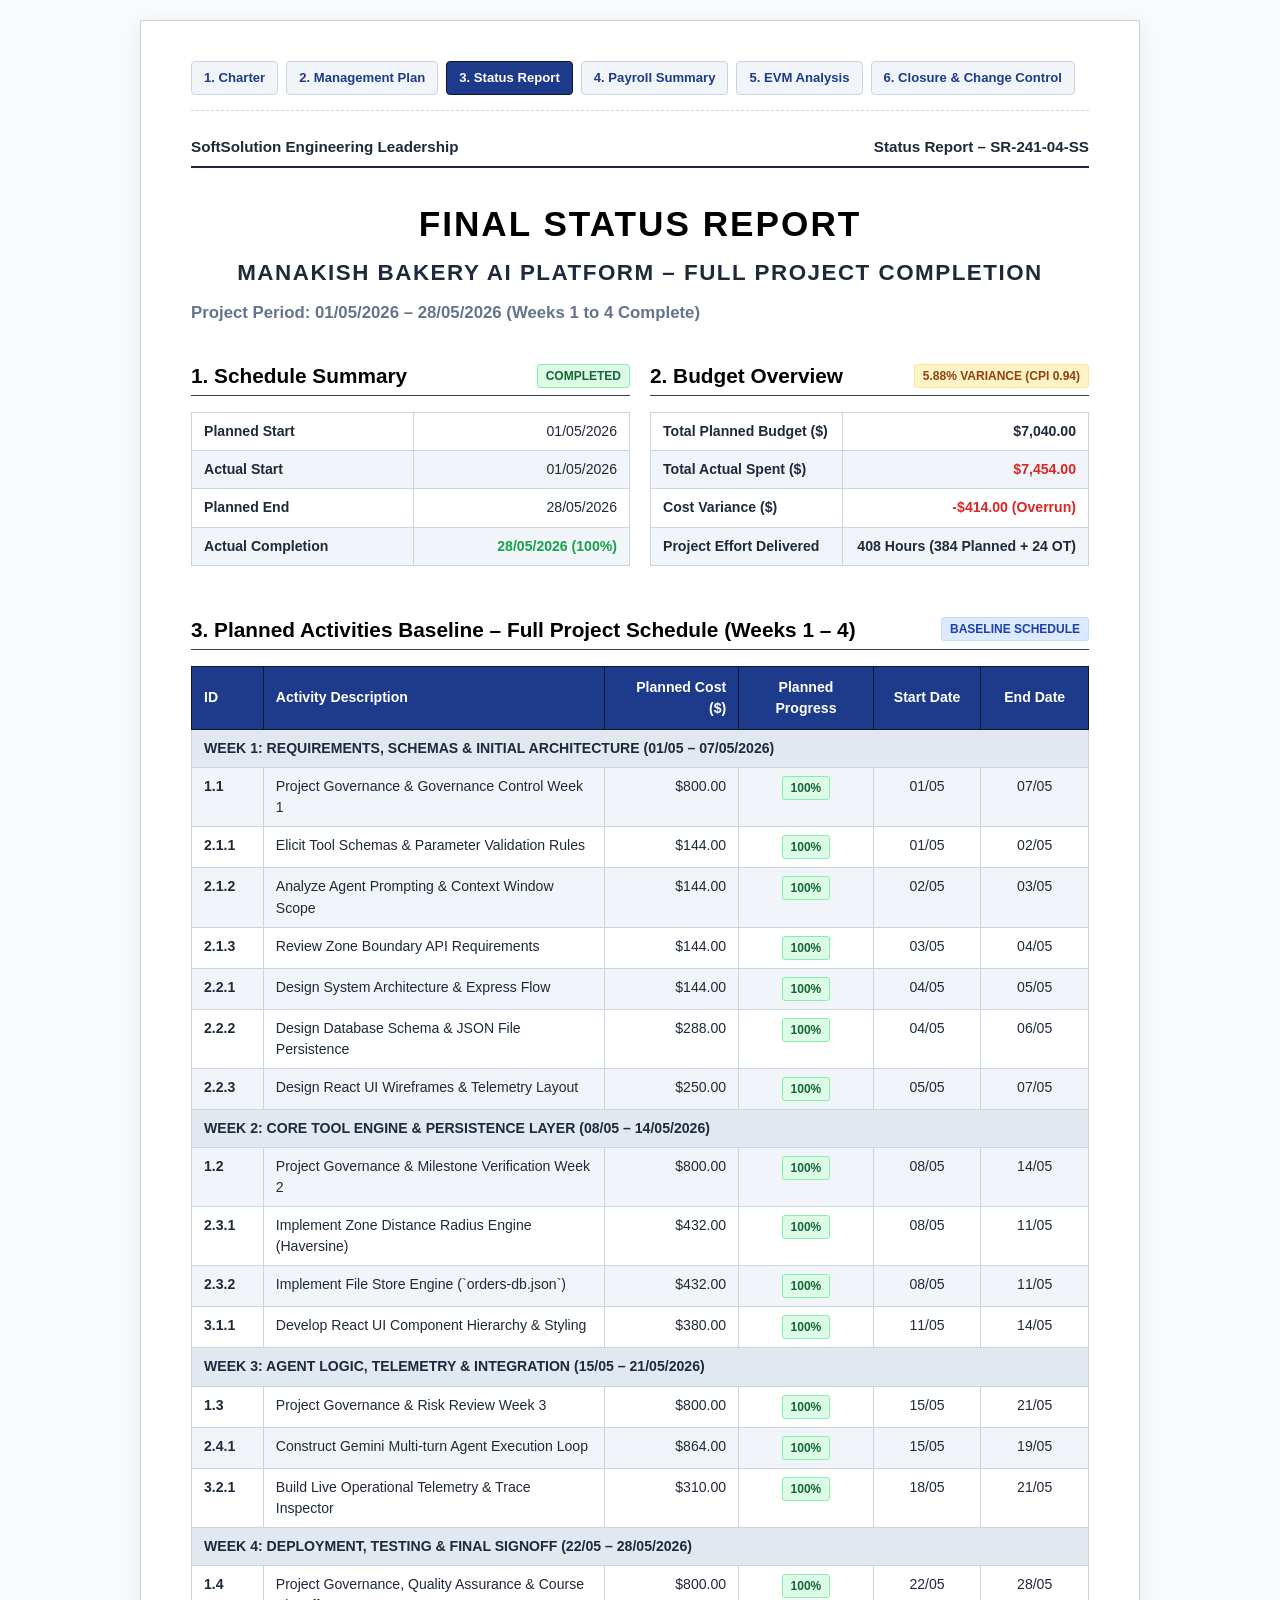
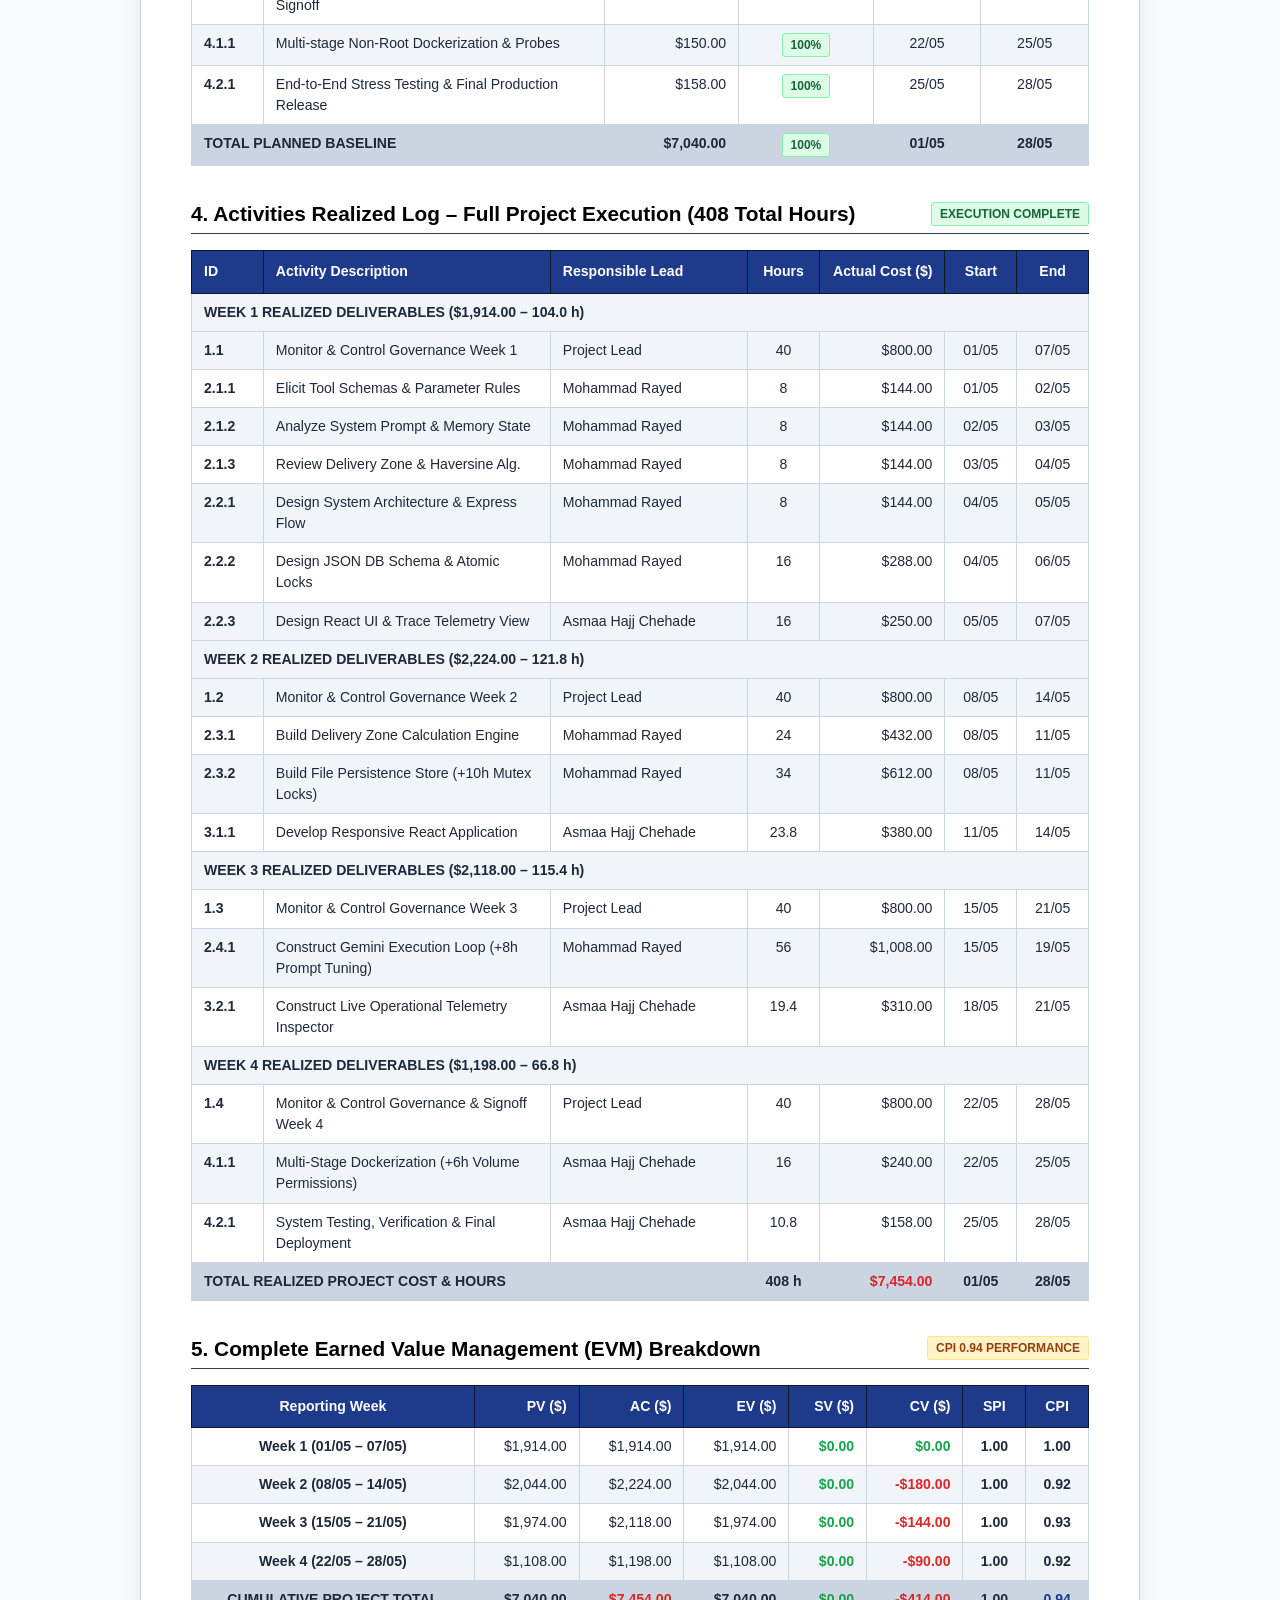
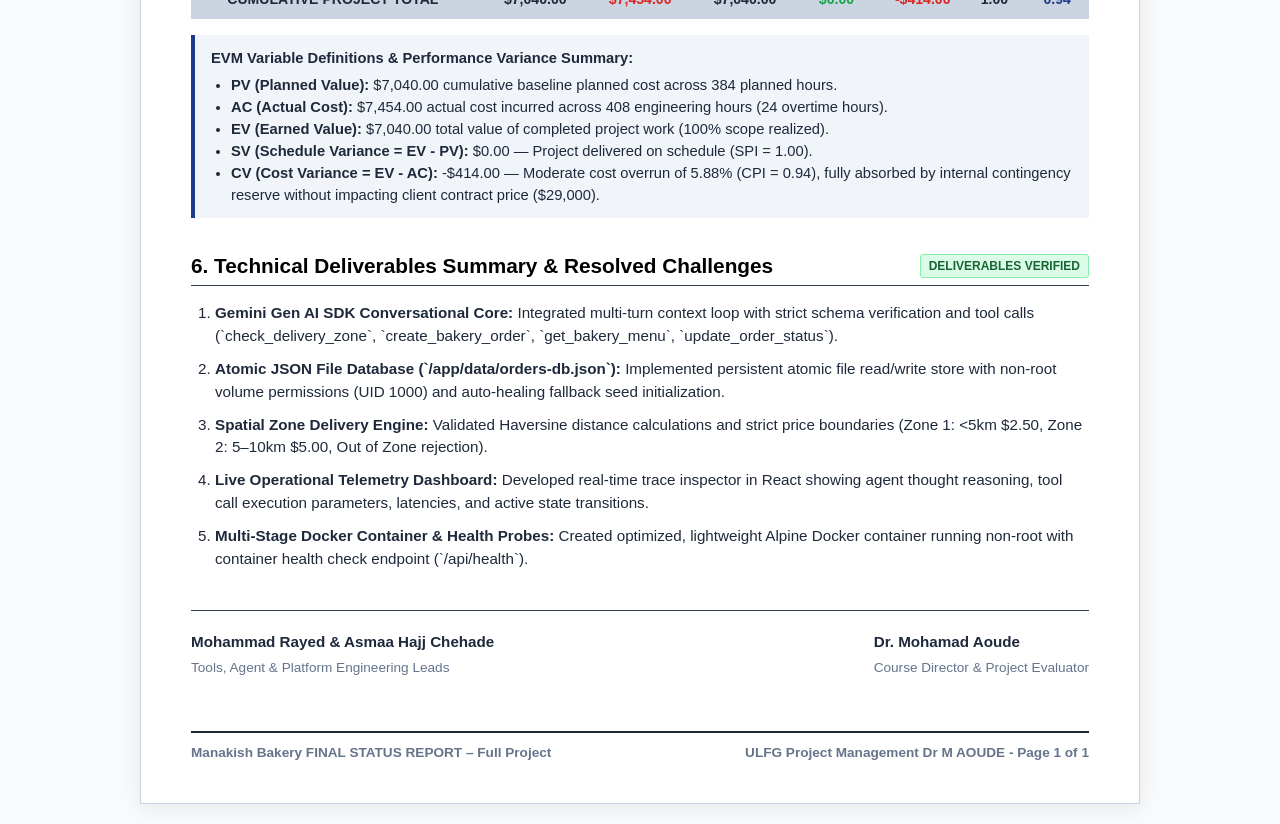
<file: project_management/progress.html>
<!DOCTYPE html>
<html lang="en">
<head>
  <meta charset="UTF-8">
  <meta name="viewport" content="width=device-width, initial-scale=1.0">
  <title>STATUS REPORT - Manakish Bakery AI Agent Platform (Full Project)</title>
  <style>
    :root {
      --primary: #1e3a8a;
      --primary-dark: #0f172a;
      --accent: #2563eb;
      --surface: #ffffff;
      --background: #f8fafc;
      --text-main: #1e293b;
      --text-muted: #64748b;
      --border: #cbd5e1;
      --border-dark: #334155;
      --header-bg: #1e3a8a;
      --header-text: #ffffff;
      --table-alt: #f1f5f9;
      --warning: #d97706;
      --danger: #dc2626;
      --success: #16a34a;
    }

    * {
      box-sizing: border-box;
      margin: 0;
      padding: 0;
    }

    body {
      font-family: -apple-system, BlinkMacSystemFont, "Segoe UI", Roboto, "Helvetica Neue", Arial, sans-serif;
      color: var(--text-main);
      background-color: var(--background);
      line-height: 1.5;
      padding: 20px;
    }

    .document-container {
      max-width: 1000px;
      margin: 0 auto;
      background: var(--surface);
      border: 1px solid var(--border);
      box-shadow: 0 4px 20px rgba(0,0,0,0.08);
      padding: 40px 50px;
    }

    /* Top Running Header */
    .doc-header {
      display: flex;
      justify-content: space-between;
      align-items: center;
      border-bottom: 2px solid var(--text-main);
      padding-bottom: 8px;
      margin-bottom: 30px;
      font-size: 0.95rem;
      font-weight: 700;
      color: var(--text-main);
    }

    /* Main Title Block */
    .title-block {
      text-align: center;
      margin-bottom: 35px;
    }

    .title-block h1 {
      font-size: 2.2rem;
      letter-spacing: 2px;
      text-transform: uppercase;
      color: #000;
      margin-bottom: 5px;
      font-weight: 800;
    }

    .title-block h2 {
      font-size: 1.4rem;
      letter-spacing: 1.5px;
      color: #1e293b;
      margin-bottom: 10px;
      font-weight: 700;
    }

    .title-block p {
      font-size: 1.05rem;
      font-weight: 600;
      color: var(--text-muted);
    }

    /* Section Headings */
    h2.section-title {
      font-size: 1.3rem;
      color: #000;
      border-bottom: 1px solid var(--border-dark);
      padding-bottom: 4px;
      margin-top: 32px;
      margin-bottom: 16px;
      font-weight: 700;
      display: flex;
      align-items: center;
      justify-content: space-between;
    }

    p {
      margin-bottom: 12px;
      text-align: justify;
      font-size: 0.95rem;
    }

    /* Callout & Note Boxes */
    .note-box {
      background-color: #f1f5f9;
      border-left: 4px solid var(--primary);
      padding: 12px 16px;
      margin: 18px 0;
      font-size: 0.92rem;
      line-height: 1.5;
    }

    /* Tables */
    table {
      width: 100%;
      border-collapse: collapse;
      margin: 16px 0;
      font-size: 0.88rem;
    }

    table th {
      background-color: var(--header-bg);
      color: var(--header-text);
      font-weight: 600;
      text-align: left;
      padding: 10px 12px;
      border: 1px solid var(--primary-dark);
    }

    table td {
      padding: 8px 12px;
      border: 1px solid var(--border);
      vertical-align: top;
    }

    table tr:nth-child(even) {
      background-color: var(--table-alt);
    }

    .text-center { text-align: center; }
    .text-right { text-align: right; }
    .font-bold { font-weight: 700; }

    /* Badges */
    .badge {
      display: inline-block;
      padding: 2px 8px;
      border-radius: 3px;
      font-size: 0.75rem;
      font-weight: 700;
      text-transform: uppercase;
    }
    .badge-essential { background-color: #dbeafe; color: #1e40af; border: 1px solid #bfdbfe; }
    .badge-high { background-color: #fef3c7; color: #92400e; border: 1px solid #fde68a; }
    .badge-critical { background-color: #fee2e2; color: #991b1b; border: 1px solid #fca5a5; }
    .badge-success { background-color: #dcfce7; color: #166534; border: 1px solid #86efac; }

    /* Doc Footer */
    .doc-footer {
      border-top: 2px solid var(--text-main);
      margin-top: 40px;
      padding-top: 10px;
      display: flex;
      justify-content: space-between;
      font-size: 0.85rem;
      color: var(--text-muted);
      font-weight: 600;
    }

    /* Print Styles */
    @media print {
      body {
        background-color: #fff;
        padding: 0;
      }
      .document-container {
        border: none;
        box-shadow: none;
        padding: 0;
        max-width: 100%;
      }
      .nav-bar { display: none; }
    }
    .nav-bar {
      display: flex;
      flex-wrap: wrap;
      gap: 8px;
      margin-bottom: 25px;
      padding-bottom: 15px;
      border-bottom: 1px dashed var(--border);
      font-size: 0.82rem;
    }
    .nav-bar a {
      text-decoration: none;
      color: var(--primary);
      background-color: #f1f5f9;
      border: 1px solid var(--border);
      padding: 6px 12px;
      border-radius: 4px;
      font-weight: 600;
      transition: all 0.15s ease;
    }
    .nav-bar a:hover {
      background-color: var(--primary);
      color: white;
      border-color: var(--primary);
    }
    .nav-bar a.active {
      background-color: var(--primary);
      color: white;
      border-color: var(--primary-dark);
      font-weight: 700;
    }
  </style>
</head>
<body>

<div class="document-container">

  <!-- Document Suite Navigation -->
<div class="nav-bar">
  <a href="/manakish-bakery-assistant/project_management/charter.html">1. Charter</a>
  <a href="/manakish-bakery-assistant/project_management/plan.html">2. Management Plan</a>
  <a href="/manakish-bakery-assistant/project_management/progress.html" class="active">3. Status Report</a>
  <a href="/manakish-bakery-assistant/project_management/payroll.html">4. Payroll Summary</a>
  <a href="/manakish-bakery-assistant/project_management/ev_sheet.html">5. EVM Analysis</a>
  <a href="/manakish-bakery-assistant/project_management/closure_and_change_control.html">6. Closure &amp; Change Control</a>
</div>
  <!-- Header -->
  <div class="doc-header">
    <span>SoftSolution Engineering Leadership</span>
    <span>Status Report – SR-241-04-SS</span>
  </div>

  <!-- Title Block -->
  <div class="title-block">
    <h1>FINAL STATUS REPORT</h1>
    <h2>MANAKISH BAKERY AI PLATFORM – FULL PROJECT COMPLETION</h2>
    <p>Project Period: 01/05/2026 – 28/05/2026 (Weeks 1 to 4 Complete)</p>
  </div>

  <!-- Section 1 & 2 side by side / summary grid -->
  <div style="display: grid; grid-template-columns: 1fr 1fr; gap: 20px; margin-bottom: 20px;">
    
    <div>
      <h2 class="section-title" style="margin-top: 0;">
        <span>1. Schedule Summary</span>
        <span class="badge badge-success">Completed</span>
      </h2>
      <table>
        <tbody>
          <tr>
            <td class="font-bold">Planned Start</td>
            <td class="text-right">01/05/2026</td>
          </tr>
          <tr>
            <td class="font-bold">Actual Start</td>
            <td class="text-right">01/05/2026</td>
          </tr>
          <tr>
            <td class="font-bold">Planned End</td>
            <td class="text-right">28/05/2026</td>
          </tr>
          <tr>
            <td class="font-bold">Actual Completion</td>
            <td class="text-right font-bold" style="color: var(--success);">28/05/2026 (100%)</td>
          </tr>
        </tbody>
      </table>
    </div>

    <div>
      <h2 class="section-title" style="margin-top: 0;">
        <span>2. Budget Overview</span>
        <span class="badge badge-high font-bold">5.88% Variance (CPI 0.94)</span>
      </h2>
      <table>
        <tbody>
          <tr>
            <td class="font-bold">Total Planned Budget ($)</td>
            <td class="text-right font-bold">$7,040.00</td>
          </tr>
          <tr>
            <td class="font-bold">Total Actual Spent ($)</td>
            <td class="text-right font-bold" style="color: var(--danger);">$7,454.00</td>
          </tr>
          <tr>
            <td class="font-bold">Cost Variance ($)</td>
            <td class="text-right font-bold" style="color: var(--danger);">-$414.00 (Overrun)</td>
          </tr>
          <tr>
            <td class="font-bold">Project Effort Delivered</td>
            <td class="text-right font-bold">408 Hours (384 Planned + 24 OT)</td>
          </tr>
        </tbody>
      </table>
    </div>

  </div>

  <!-- Section 3: Planned Activities - Full Project -->
  <h2 class="section-title">
    <span>3. Planned Activities Baseline – Full Project Schedule (Weeks 1 – 4)</span>
    <span class="badge badge-essential">Baseline Schedule</span>
  </h2>
  <table>
    <thead>
      <tr>
        <th style="width: 8%;">ID</th>
        <th style="width: 38%;">Activity Description</th>
        <th style="width: 15%;" class="text-right">Planned Cost ($)</th>
        <th style="width: 15%;" class="text-center">Planned Progress</th>
        <th style="width: 12%;" class="text-center">Start Date</th>
        <th style="width: 12%;" class="text-center">End Date</th>
      </tr>
    </thead>
    <tbody>
      <!-- Week 1 -->
      <tr style="background-color: #e2e8f0; font-weight: bold;">
        <td colspan="6">WEEK 1: REQUIREMENTS, SCHEMAS & INITIAL ARCHITECTURE (01/05 – 07/05/2026)</td>
      </tr>
      <tr>
        <td class="font-bold">1.1</td>
        <td>Project Governance & Governance Control Week 1</td>
        <td class="text-right">$800.00</td>
        <td class="text-center"><span class="badge badge-success">100%</span></td>
        <td class="text-center">01/05</td>
        <td class="text-center">07/05</td>
      </tr>
      <tr>
        <td class="font-bold">2.1.1</td>
        <td>Elicit Tool Schemas & Parameter Validation Rules</td>
        <td class="text-right">$144.00</td>
        <td class="text-center"><span class="badge badge-success">100%</span></td>
        <td class="text-center">01/05</td>
        <td class="text-center">02/05</td>
      </tr>
      <tr>
        <td class="font-bold">2.1.2</td>
        <td>Analyze Agent Prompting & Context Window Scope</td>
        <td class="text-right">$144.00</td>
        <td class="text-center"><span class="badge badge-success">100%</span></td>
        <td class="text-center">02/05</td>
        <td class="text-center">03/05</td>
      </tr>
      <tr>
        <td class="font-bold">2.1.3</td>
        <td>Review Zone Boundary API Requirements</td>
        <td class="text-right">$144.00</td>
        <td class="text-center"><span class="badge badge-success">100%</span></td>
        <td class="text-center">03/05</td>
        <td class="text-center">04/05</td>
      </tr>
      <tr>
        <td class="font-bold">2.2.1</td>
        <td>Design System Architecture & Express Flow</td>
        <td class="text-right">$144.00</td>
        <td class="text-center"><span class="badge badge-success">100%</span></td>
        <td class="text-center">04/05</td>
        <td class="text-center">05/05</td>
      </tr>
      <tr>
        <td class="font-bold">2.2.2</td>
        <td>Design Database Schema & JSON File Persistence</td>
        <td class="text-right">$288.00</td>
        <td class="text-center"><span class="badge badge-success">100%</span></td>
        <td class="text-center">04/05</td>
        <td class="text-center">06/05</td>
      </tr>
      <tr>
        <td class="font-bold">2.2.3</td>
        <td>Design React UI Wireframes & Telemetry Layout</td>
        <td class="text-right">$250.00</td>
        <td class="text-center"><span class="badge badge-success">100%</span></td>
        <td class="text-center">05/05</td>
        <td class="text-center">07/05</td>
      </tr>

      <!-- Week 2 -->
      <tr style="background-color: #e2e8f0; font-weight: bold;">
        <td colspan="6">WEEK 2: CORE TOOL ENGINE & PERSISTENCE LAYER (08/05 – 14/05/2026)</td>
      </tr>
      <tr>
        <td class="font-bold">1.2</td>
        <td>Project Governance & Milestone Verification Week 2</td>
        <td class="text-right">$800.00</td>
        <td class="text-center"><span class="badge badge-success">100%</span></td>
        <td class="text-center">08/05</td>
        <td class="text-center">14/05</td>
      </tr>
      <tr>
        <td class="font-bold">2.3.1</td>
        <td>Implement Zone Distance Radius Engine (Haversine)</td>
        <td class="text-right">$432.00</td>
        <td class="text-center"><span class="badge badge-success">100%</span></td>
        <td class="text-center">08/05</td>
        <td class="text-center">11/05</td>
      </tr>
      <tr>
        <td class="font-bold">2.3.2</td>
        <td>Implement File Store Engine (`orders-db.json`)</td>
        <td class="text-right">$432.00</td>
        <td class="text-center"><span class="badge badge-success">100%</span></td>
        <td class="text-center">08/05</td>
        <td class="text-center">11/05</td>
      </tr>
      <tr>
        <td class="font-bold">3.1.1</td>
        <td>Develop React UI Component Hierarchy & Styling</td>
        <td class="text-right">$380.00</td>
        <td class="text-center"><span class="badge badge-success">100%</span></td>
        <td class="text-center">11/05</td>
        <td class="text-center">14/05</td>
      </tr>

      <!-- Week 3 -->
      <tr style="background-color: #e2e8f0; font-weight: bold;">
        <td colspan="6">WEEK 3: AGENT LOGIC, TELEMETRY & INTEGRATION (15/05 – 21/05/2026)</td>
      </tr>
      <tr>
        <td class="font-bold">1.3</td>
        <td>Project Governance & Risk Review Week 3</td>
        <td class="text-right">$800.00</td>
        <td class="text-center"><span class="badge badge-success">100%</span></td>
        <td class="text-center">15/05</td>
        <td class="text-center">21/05</td>
      </tr>
      <tr>
        <td class="font-bold">2.4.1</td>
        <td>Construct Gemini Multi-turn Agent Execution Loop</td>
        <td class="text-right">$864.00</td>
        <td class="text-center"><span class="badge badge-success">100%</span></td>
        <td class="text-center">15/05</td>
        <td class="text-center">19/05</td>
      </tr>
      <tr>
        <td class="font-bold">3.2.1</td>
        <td>Build Live Operational Telemetry & Trace Inspector</td>
        <td class="text-right">$310.00</td>
        <td class="text-center"><span class="badge badge-success">100%</span></td>
        <td class="text-center">18/05</td>
        <td class="text-center">21/05</td>
      </tr>

      <!-- Week 4 -->
      <tr style="background-color: #e2e8f0; font-weight: bold;">
        <td colspan="6">WEEK 4: DEPLOYMENT, TESTING & FINAL SIGNOFF (22/05 – 28/05/2026)</td>
      </tr>
      <tr>
        <td class="font-bold">1.4</td>
        <td>Project Governance, Quality Assurance & Course Signoff</td>
        <td class="text-right">$800.00</td>
        <td class="text-center"><span class="badge badge-success">100%</span></td>
        <td class="text-center">22/05</td>
        <td class="text-center">28/05</td>
      </tr>
      <tr>
        <td class="font-bold">4.1.1</td>
        <td>Multi-stage Non-Root Dockerization & Probes</td>
        <td class="text-right">$150.00</td>
        <td class="text-center"><span class="badge badge-success">100%</span></td>
        <td class="text-center">22/05</td>
        <td class="text-center">25/05</td>
      </tr>
      <tr>
        <td class="font-bold">4.2.1</td>
        <td>End-to-End Stress Testing & Final Production Release</td>
        <td class="text-right">$158.00</td>
        <td class="text-center"><span class="badge badge-success">100%</span></td>
        <td class="text-center">25/05</td>
        <td class="text-center">28/05</td>
      </tr>
      <tr style="background-color: #cbd5e1; font-weight: bold;">
        <td colspan="2">TOTAL PLANNED BASELINE</td>
        <td class="text-right">$7,040.00</td>
        <td class="text-center"><span class="badge badge-success">100%</span></td>
        <td class="text-center">01/05</td>
        <td class="text-center">28/05</td>
      </tr>
    </tbody>
  </table>

  <!-- Section 4: Activities Realized - Full Project -->
  <h2 class="section-title">
    <span>4. Activities Realized Log – Full Project Execution (408 Total Hours)</span>
    <span class="badge badge-success">Execution Complete</span>
  </h2>
  <table>
    <thead>
      <tr>
        <th style="width: 8%;">ID</th>
        <th style="width: 32%;">Activity Description</th>
        <th style="width: 22%;">Responsible Lead</th>
        <th style="width: 8%;" class="text-center">Hours</th>
        <th style="width: 14%;" class="text-right">Actual Cost ($)</th>
        <th style="width: 8%;" class="text-center">Start</th>
        <th style="width: 8%;" class="text-center">End</th>
      </tr>
    </thead>
    <tbody>
      <!-- Week 1 Realized -->
      <tr style="background-color: #f1f5f9; font-weight: bold;">
        <td colspan="7">WEEK 1 REALIZED DELIVERABLES ($1,914.00 – 104.0 h)</td>
      </tr>
      <tr>
        <td class="font-bold">1.1</td>
        <td>Monitor & Control Governance Week 1</td>
        <td>Project Lead</td>
        <td class="text-center">40</td>
        <td class="text-right">$800.00</td>
        <td class="text-center">01/05</td>
        <td class="text-center">07/05</td>
      </tr>
      <tr>
        <td class="font-bold">2.1.1</td>
        <td>Elicit Tool Schemas & Parameter Rules</td>
        <td>Mohammad Rayed</td>
        <td class="text-center">8</td>
        <td class="text-right">$144.00</td>
        <td class="text-center">01/05</td>
        <td class="text-center">02/05</td>
      </tr>
      <tr>
        <td class="font-bold">2.1.2</td>
        <td>Analyze System Prompt & Memory State</td>
        <td>Mohammad Rayed</td>
        <td class="text-center">8</td>
        <td class="text-right">$144.00</td>
        <td class="text-center">02/05</td>
        <td class="text-center">03/05</td>
      </tr>
      <tr>
        <td class="font-bold">2.1.3</td>
        <td>Review Delivery Zone & Haversine Alg.</td>
        <td>Mohammad Rayed</td>
        <td class="text-center">8</td>
        <td class="text-right">$144.00</td>
        <td class="text-center">03/05</td>
        <td class="text-center">04/05</td>
      </tr>
      <tr>
        <td class="font-bold">2.2.1</td>
        <td>Design System Architecture & Express Flow</td>
        <td>Mohammad Rayed</td>
        <td class="text-center">8</td>
        <td class="text-right">$144.00</td>
        <td class="text-center">04/05</td>
        <td class="text-center">05/05</td>
      </tr>
      <tr>
        <td class="font-bold">2.2.2</td>
        <td>Design JSON DB Schema & Atomic Locks</td>
        <td>Mohammad Rayed</td>
        <td class="text-center">16</td>
        <td class="text-right">$288.00</td>
        <td class="text-center">04/05</td>
        <td class="text-center">06/05</td>
      </tr>
      <tr>
        <td class="font-bold">2.2.3</td>
        <td>Design React UI & Trace Telemetry View</td>
        <td>Asmaa Hajj Chehade</td>
        <td class="text-center">16</td>
        <td class="text-right">$250.00</td>
        <td class="text-center">05/05</td>
        <td class="text-center">07/05</td>
      </tr>

      <!-- Week 2 Realized -->
      <tr style="background-color: #f1f5f9; font-weight: bold;">
        <td colspan="7">WEEK 2 REALIZED DELIVERABLES ($2,224.00 – 121.8 h)</td>
      </tr>
      <tr>
        <td class="font-bold">1.2</td>
        <td>Monitor & Control Governance Week 2</td>
        <td>Project Lead</td>
        <td class="text-center">40</td>
        <td class="text-right">$800.00</td>
        <td class="text-center">08/05</td>
        <td class="text-center">14/05</td>
      </tr>
      <tr>
        <td class="font-bold">2.3.1</td>
        <td>Build Delivery Zone Calculation Engine</td>
        <td>Mohammad Rayed</td>
        <td class="text-center">24</td>
        <td class="text-right">$432.00</td>
        <td class="text-center">08/05</td>
        <td class="text-center">11/05</td>
      </tr>
      <tr>
        <td class="font-bold">2.3.2</td>
        <td>Build File Persistence Store (+10h Mutex Locks)</td>
        <td>Mohammad Rayed</td>
        <td class="text-center">34</td>
        <td class="text-right">$612.00</td>
        <td class="text-center">08/05</td>
        <td class="text-center">11/05</td>
      </tr>
      <tr>
        <td class="font-bold">3.1.1</td>
        <td>Develop Responsive React Application</td>
        <td>Asmaa Hajj Chehade</td>
        <td class="text-center">23.8</td>
        <td class="text-right">$380.00</td>
        <td class="text-center">11/05</td>
        <td class="text-center">14/05</td>
      </tr>

      <!-- Week 3 Realized -->
      <tr style="background-color: #f1f5f9; font-weight: bold;">
        <td colspan="7">WEEK 3 REALIZED DELIVERABLES ($2,118.00 – 115.4 h)</td>
      </tr>
      <tr>
        <td class="font-bold">1.3</td>
        <td>Monitor & Control Governance Week 3</td>
        <td>Project Lead</td>
        <td class="text-center">40</td>
        <td class="text-right">$800.00</td>
        <td class="text-center">15/05</td>
        <td class="text-center">21/05</td>
      </tr>
      <tr>
        <td class="font-bold">2.4.1</td>
        <td>Construct Gemini Execution Loop (+8h Prompt Tuning)</td>
        <td>Mohammad Rayed</td>
        <td class="text-center">56</td>
        <td class="text-right">$1,008.00</td>
        <td class="text-center">15/05</td>
        <td class="text-center">19/05</td>
      </tr>
      <tr>
        <td class="font-bold">3.2.1</td>
        <td>Construct Live Operational Telemetry Inspector</td>
        <td>Asmaa Hajj Chehade</td>
        <td class="text-center">19.4</td>
        <td class="text-right">$310.00</td>
        <td class="text-center">18/05</td>
        <td class="text-center">21/05</td>
      </tr>

      <!-- Week 4 Realized -->
      <tr style="background-color: #f1f5f9; font-weight: bold;">
        <td colspan="7">WEEK 4 REALIZED DELIVERABLES ($1,198.00 – 66.8 h)</td>
      </tr>
      <tr>
        <td class="font-bold">1.4</td>
        <td>Monitor & Control Governance & Signoff Week 4</td>
        <td>Project Lead</td>
        <td class="text-center">40</td>
        <td class="text-right">$800.00</td>
        <td class="text-center">22/05</td>
        <td class="text-center">28/05</td>
      </tr>
      <tr>
        <td class="font-bold">4.1.1</td>
        <td>Multi-Stage Dockerization (+6h Volume Permissions)</td>
        <td>Asmaa Hajj Chehade</td>
        <td class="text-center">16</td>
        <td class="text-right">$240.00</td>
        <td class="text-center">22/05</td>
        <td class="text-center">25/05</td>
      </tr>
      <tr>
        <td class="font-bold">4.2.1</td>
        <td>System Testing, Verification & Final Deployment</td>
        <td>Asmaa Hajj Chehade</td>
        <td class="text-center">10.8</td>
        <td class="text-right">$158.00</td>
        <td class="text-center">25/05</td>
        <td class="text-center">28/05</td>
      </tr>

      <!-- Total Realized -->
      <tr style="background-color: #cbd5e1; font-weight: bold;">
        <td colspan="3">TOTAL REALIZED PROJECT COST & HOURS</td>
        <td class="text-center">408 h</td>
        <td class="text-right" style="color: var(--danger);">$7,454.00</td>
        <td class="text-center">01/05</td>
        <td class="text-center">28/05</td>
      </tr>
    </tbody>
  </table>

  <!-- Section 5: Earned Value Management -->
  <h2 class="section-title">
    <span>5. Complete Earned Value Management (EVM) Breakdown</span>
    <span class="badge badge-high">CPI 0.94 Performance</span>
  </h2>

  <table>
    <thead>
      <tr>
        <th class="text-center">Reporting Week</th>
        <th class="text-right">PV ($)</th>
        <th class="text-right">AC ($)</th>
        <th class="text-right">EV ($)</th>
        <th class="text-right">SV ($)</th>
        <th class="text-right">CV ($)</th>
        <th class="text-center">SPI</th>
        <th class="text-center">CPI</th>
      </tr>
    </thead>
    <tbody>
      <tr>
        <td class="text-center font-bold">Week 1 (01/05 – 07/05)</td>
        <td class="text-right">$1,914.00</td>
        <td class="text-right">$1,914.00</td>
        <td class="text-right">$1,914.00</td>
        <td class="text-right" style="color: var(--success); font-weight:700;">$0.00</td>
        <td class="text-right" style="color: var(--success); font-weight:700;">$0.00</td>
        <td class="text-center font-bold">1.00</td>
        <td class="text-center font-bold">1.00</td>
      </tr>
      <tr>
        <td class="text-center font-bold">Week 2 (08/05 – 14/05)</td>
        <td class="text-right">$2,044.00</td>
        <td class="text-right">$2,224.00</td>
        <td class="text-right">$2,044.00</td>
        <td class="text-right" style="color: var(--success); font-weight:700;">$0.00</td>
        <td class="text-right" style="color: var(--danger); font-weight:700;">-$180.00</td>
        <td class="text-center font-bold">1.00</td>
        <td class="text-center font-bold">0.92</td>
      </tr>
      <tr>
        <td class="text-center font-bold">Week 3 (15/05 – 21/05)</td>
        <td class="text-right">$1,974.00</td>
        <td class="text-right">$2,118.00</td>
        <td class="text-right">$1,974.00</td>
        <td class="text-right" style="color: var(--success); font-weight:700;">$0.00</td>
        <td class="text-right" style="color: var(--danger); font-weight:700;">-$144.00</td>
        <td class="text-center font-bold">1.00</td>
        <td class="text-center font-bold">0.93</td>
      </tr>
      <tr>
        <td class="text-center font-bold">Week 4 (22/05 – 28/05)</td>
        <td class="text-right">$1,108.00</td>
        <td class="text-right">$1,198.00</td>
        <td class="text-right">$1,108.00</td>
        <td class="text-right" style="color: var(--success); font-weight:700;">$0.00</td>
        <td class="text-right" style="color: var(--danger); font-weight:700;">-$90.00</td>
        <td class="text-center font-bold">1.00</td>
        <td class="text-center font-bold">0.92</td>
      </tr>
      <tr style="background-color: #cbd5e1; font-weight: bold;">
        <td class="text-center">CUMULATIVE PROJECT TOTAL</td>
        <td class="text-right">$7,040.00</td>
        <td class="text-right" style="color: var(--danger);">$7,454.00</td>
        <td class="text-right">$7,040.00</td>
        <td class="text-right" style="color: var(--success); font-weight:700;">$0.00</td>
        <td class="text-right" style="color: var(--danger); font-weight:700;">-$414.00</td>
        <td class="text-center font-bold">1.00</td>
        <td class="text-center font-bold" style="color: var(--primary);">0.94</td>
      </tr>
    </tbody>
  </table>

  <div class="note-box" style="margin-top: 10px;">
    <strong>EVM Variable Definitions & Performance Variance Summary:</strong>
    <ul style="margin-left: 20px; margin-bottom: 0; margin-top: 5px;">
      <li><strong>PV (Planned Value):</strong> $7,040.00 cumulative baseline planned cost across 384 planned hours.</li>
      <li><strong>AC (Actual Cost):</strong> $7,454.00 actual cost incurred across 408 engineering hours (24 overtime hours).</li>
      <li><strong>EV (Earned Value):</strong> $7,040.00 total value of completed project work (100% scope realized).</li>
      <li><strong>SV (Schedule Variance = EV - PV):</strong> $0.00 — Project delivered on schedule (SPI = 1.00).</li>
      <li><strong>CV (Cost Variance = EV - AC):</strong> -$414.00 — Moderate cost overrun of 5.88% (CPI = 0.94), fully absorbed by internal contingency reserve without impacting client contract price ($29,000).</li>
    </ul>
  </div>

  <!-- Section 6: Key Technical Deliverables & Risk Resolutions -->
  <h2 class="section-title">
    <span>6. Technical Deliverables Summary & Resolved Challenges</span>
    <span class="badge badge-success">Deliverables Verified</span>
  </h2>

  <ol style="margin-left: 24px; margin-bottom: 25px; font-size: 0.95rem;">
    <li style="margin-bottom: 10px;">
      <strong>Gemini Gen AI SDK Conversational Core:</strong> Integrated multi-turn context loop with strict schema verification and tool calls (`check_delivery_zone`, `create_bakery_order`, `get_bakery_menu`, `update_order_status`).
    </li>
    <li style="margin-bottom: 10px;">
      <strong>Atomic JSON File Database (`/app/data/orders-db.json`):</strong> Implemented persistent atomic file read/write store with non-root volume permissions (UID 1000) and auto-healing fallback seed initialization.
    </li>
    <li style="margin-bottom: 10px;">
      <strong>Spatial Zone Delivery Engine:</strong> Validated Haversine distance calculations and strict price boundaries (Zone 1: &lt;5km $2.50, Zone 2: 5–10km $5.00, Out of Zone rejection).
    </li>
    <li style="margin-bottom: 10px;">
      <strong>Live Operational Telemetry Dashboard:</strong> Developed real-time trace inspector in React showing agent thought reasoning, tool call execution parameters, latencies, and active state transitions.
    </li>
    <li style="margin-bottom: 10px;">
      <strong>Multi-Stage Docker Container & Health Probes:</strong> Created optimized, lightweight Alpine Docker container running non-root with container health check endpoint (`/api/health`).
    </li>
  </ol>

  <!-- Signoff Block -->
  <div style="display: flex; justify-content: space-between; margin-top: 40px; padding-top: 20px; border-top: 1px solid var(--border-dark);">
    <div>
      <p class="font-bold" style="margin-bottom: 4px;">Mohammad Rayed & Asmaa Hajj Chehade</p>
      <p style="color: var(--text-muted); font-size: 0.85rem;">Tools, Agent & Platform Engineering Leads</p>
    </div>
    <div class="text-right">
      <p class="font-bold" style="margin-bottom: 4px;">Dr. Mohamad Aoude</p>
      <p style="color: var(--text-muted); font-size: 0.85rem;">Course Director & Project Evaluator</p>
    </div>
  </div>

  <!-- Footer -->
  <div class="doc-footer">
    <span>Manakish Bakery FINAL STATUS REPORT – Full Project</span>
    <span>ULFG Project Management Dr M AOUDE - Page 1 of 1</span>
  </div>

</div>

</body>
</html>
</file>
